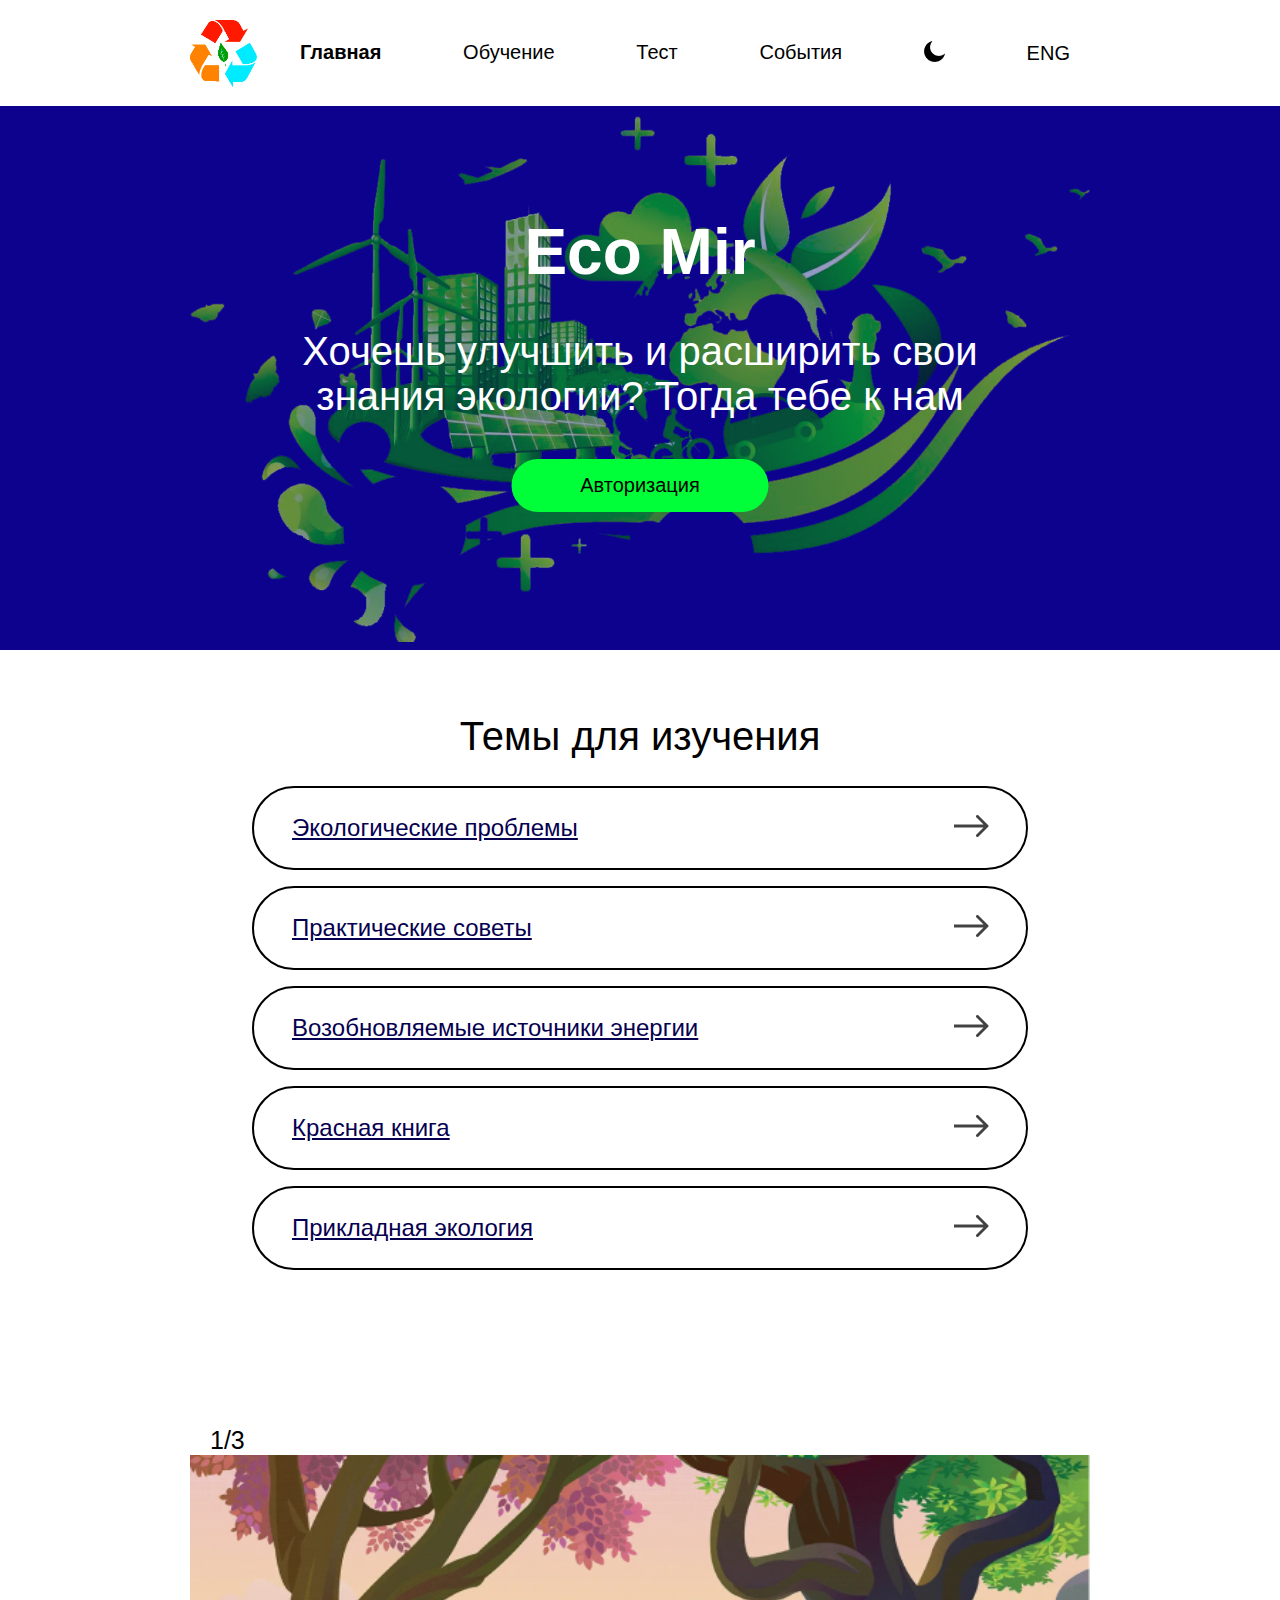
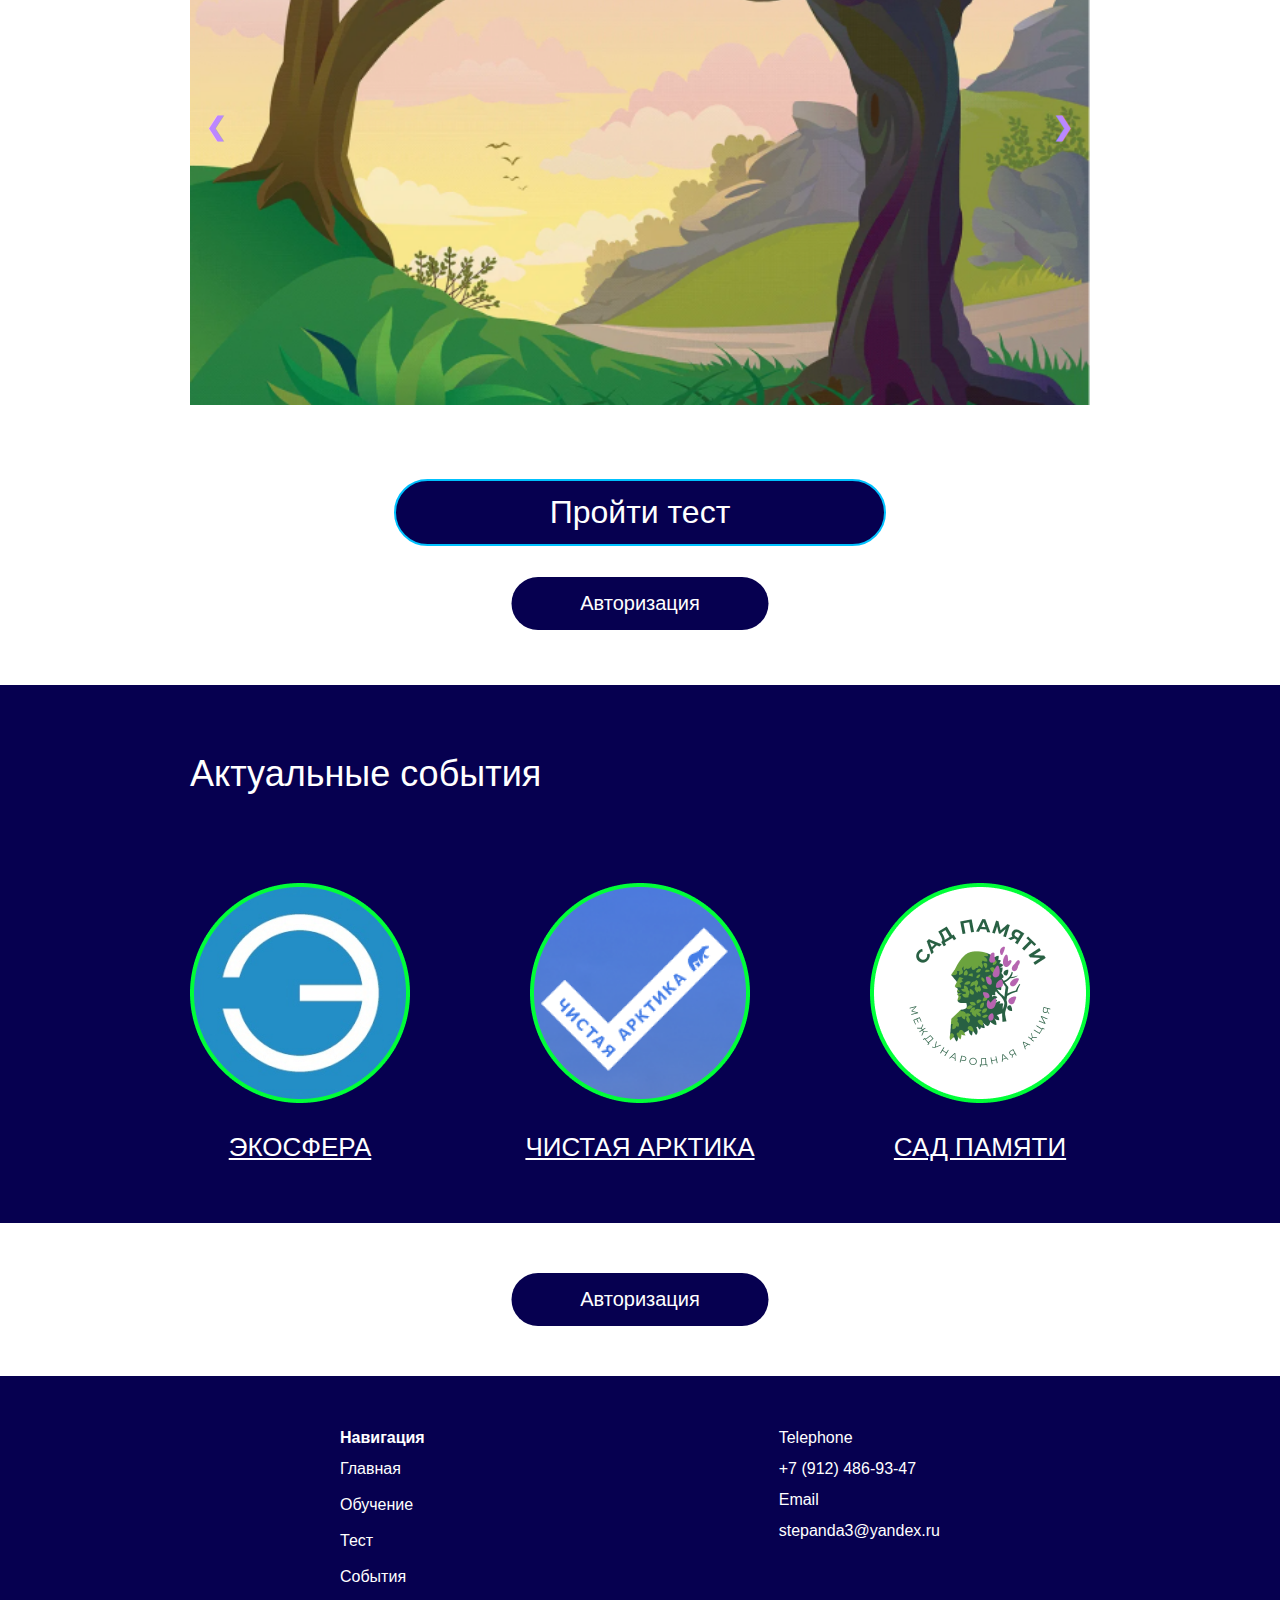
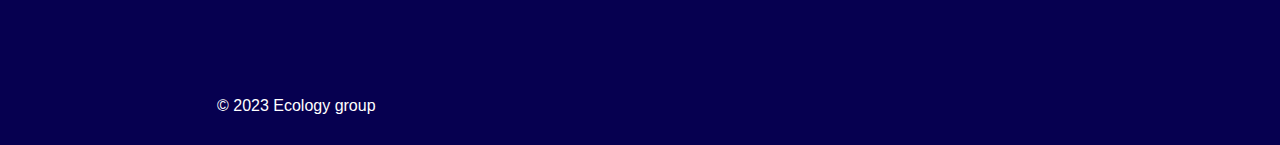
<file: index.html>
<!DOCTYPE html>
<html lang="en">
 
<head>
    <base href="https://Stepanda1.github.io/ecosite/">
    <meta charset="UTF-8">
    <meta http-equiv="X-UA-Compatible" content="IE=edge">
    <meta name="viewport" content="width=device-width, initial-scale=1.0">
    <title>Eco Mir</title>
    <link rel="stylesheet" href="light-mode-main.css">
    <link rel="icon" href="images/logo_2.png">
</head>

<body>
    <!-- Yandex.Metrika counter -->
    <script type="text/javascript">
        (function (m, e, t, r, i, k, a) {
            m[i] = m[i] || function () { (m[i].a = m[i].a || []).push(arguments) };
            m[i].l = 1 * new Date();
            for (var j = 0; j < document.scripts.length; j++) { if (document.scripts[j].src === r) { return; } }
            k = e.createElement(t), a = e.getElementsByTagName(t)[0], k.async = 1, k.src = r, a.parentNode.insertBefore(k, a)
        })
            (window, document, "script", "https://mc.yandex.ru/metrika/tag.js", "ym");

        ym(93520207, "init", {
            clickmap: true,
            trackLinks: true,
            accurateTrackBounce: true,
            webvisor: true
        });
    </script>
    <noscript>
        <div><img src="https://mc.yandex.ru/watch/93224987" style="position:absolute; left:-9999px;" alt="" /></div>
    </noscript>
    <!-- /Yandex.Metrika counter -->

    <div class="wrapper-menu">
        <div class="container">
            <nav class="menu">
                <img class="logo" src="images/logo_2.png" alt="logo">
                <div class="menu-burger">
                    <span></span>
                </div>
                <div class="menu-elements">
                    <a href="index.html" class="menu-element-bold">Главная</a>
                    <a href="learn.html" class="menu-element">Обучение</a>
                    <a href="quest.html" class="menu-element">Тест</a>
                    <a href="event.html" class="menu-element">События</a>
                    <button class="menu-element-tema"><img src="images/month.png" alt="month"></button>
                    <button class="menu-element-lang">eng</button>
                </div>
            </nav>
        </div>
    </div>

    <div class="wrapper">
        <div class="container">
            <div class="preview">
                <div class="content">
                    <div class="title">Eco Mir</div>
                    <div class="subtitle">Хочешь улучшить и расширить свои знания экологии?
                        Тогда тебе к нам</div>
                    <form action="avtoriz.html"><button class="btn-avtoriz">Авторизация</button></form>
                </div>
            </div>
        </div>
    </div>

    <div class="container">
        <div class="tema">
            <div class="main-title">Темы для изучения</div>

            <div class="block">
                <a href="learn.html#ecoproblems" class="block-text">Экологические проблемы</a>
                <div class="arrow">
                    <a href="learn.html#ecoproblems"><img src="images/arrow.png" alt="arrow"></a>
                </div>
            </div>
            <div class="block">
                <a href="learn.html#input" class="block-text">Практические советы</a>
                <div class="arrow">
                    <a href="learn.html#input"><img src="images/arrow.png" alt="arrow"></a>
                </div>
            </div>
            <div class="block">
                <a href="learn.html#istochniki" class="block-text">Возобновляемые источники энергии</a>
                <div class="arrow">
                    <a href="learn.html#istochniki"><img src="images/arrow.png" alt="arrow"></a>
                </div>
            </div>
            <div class="block">
                <a href="learn.html#redbook" class="block-text">Красная книга</a>
                <div class="arrow">
                    <a href="learn.html#redbook"><img src="images/arrow.png" alt="arrow"></a>
                </div>
            </div>
            <div class="block">
                <a href="learn.html#practice-eco" class="block-text">Прикладная экология</a>
                <div class="arrow">
                    <a href="learn.html#practice-eco"><img src="images/arrow.png" alt="arrow"></a>
                </div>
            </div>

        </div>

        <div class="slider">
            <div class="mySlides fade">
                <div class="numbertext">1/3</div>
                <img src="images/main-img.png" style="width: 100%;" alt="" class="slider-img">
            </div>
            <div class="mySlides fade">
                <div class="numbertext">2/3</div>
                <img src="images/img-1.png" style="width: 100%;" alt="" class="slider-img">
            </div>
            <div class="mySlides fade">
                <div class="numbertext">3/3</div>
                <img src="images/img-2.png" style="width: 100%;" alt="" class="slider-img img">
            </div>
            <a class="prev" onclick="plusSlides(-1)">&#10094</a>
            <a class="next" onclick="plusSlides(1)">&#10095</a>
        </div>
        <div class="buttons">
            <form action="quest.html"><button class="btn-quest">Пройти тест</button></form>
            <form action="avtoriz.html"><button class="btn-avtoriz-blue">Авторизация</button></form>
        </div>
    </div>

    <div class="wrapper-event">
        <div class="container">
            <div class="events-title">Актуальные события</div>
            <div class="events">
                <div class="event"><a href="https://ecosphere.press/" target="_blank"><img src="images/ecosphere.png"
                            alt="event" class="event-img"></a><br><a href="https://ecosphere.press/" class="event-link"
                        target="_blank">Экосфера</a>
                </div>
                <div class="event"><a href="https://cleanarctic.ru/" target="_blank"><img src="images/cleanarctic.png"
                            alt="event" class="event-img"></a><br><a href="https://cleanarctic.ru/" class="event-link"
                        target="_blank">Чистая Арктика</a>
                </div>
                <div class="event"><a href="https://садпамяти2023.рф/" target="_blank"><img src="images/garden.png"
                            alt="event" class="event-img"></a><br><a href="https://садпамяти2023.рф/" class="event-link"
                        target="_blank">Сад памяти</a>
                </div>
            </div>
        </div>
    </div>

    <div class="container">
        <!-- <div class="media">
            <div class="media-title">Остались вопросы?</div>
            <div class="media-subtitle">Напишите в наши сообщества</div>
            <div class="links">
                <a href="https://vk.com/public219638162" target="_blank"><img src="images/vk.png" alt="vk"
                        class="link"></a>
                <a href="tg://resolve?domain=ecomirtg"><img src="images/telegram.png" alt="telegram" class="link"></a>
            </div>
        </div> -->


        <!-- <div class="blog">
            <div class="main-title">Наш Блог</div>
            <div class="inform">
                <a href="blog.html">
                    <img src="images/emblem.png" alt="blog" class="blog-emblem">
                </a>
                <div class="blog-text">Здесь мы будем делиться последними новостями и полезными лайфхаками,
                    которые
                    вы
                    можете применить в повседневной жизни</div>
            </div> -->
        <div class="btn-margin">
            <form action="avtoriz.html"><button class="btn-avtoriz-blue">Авторизация</button></form>
        </div>
    </div>
    <div class="wrapper-event">
        <div class="container">
            <footer>
                <section class="section">
                    <div class="nav">
                        <div class="nav-title">Навигация</div>
                        <a href="index.html" class="nav-element">Главная</a>
                        <br>
                        <a href="learn.html" class="nav-element">Обучение</a>
                        <br>
                        <a href="quest.html" class="nav-element">Тест</a>
                        <br>
                        <a href="event.html" class="nav-element">События</a>
                        <br>
                    </div>
                    <div class="contacts">
                        <div class="telephone">
                            <div class="description">Telephone</div>
                            <div class="number">+7 (912) 486-93-47</div>
                        </div>
                        <div class="email">
                            <div class="description">Email</div>
                            <div class="address">stepanda3@yandex.ru</div>
                        </div>
                    </div>
                </section>
                <div class="ecology-group">
                    © 2023 Ecology group
                </div>
            </footer>
        </div>
    </div>

    <script src="https://code.jquery.com/jquery-3.6.4.min.js"></script>
    <script src="slider-nature.js"></script>
    <script src="burger.js"></script>
</body>

</html>
</file>
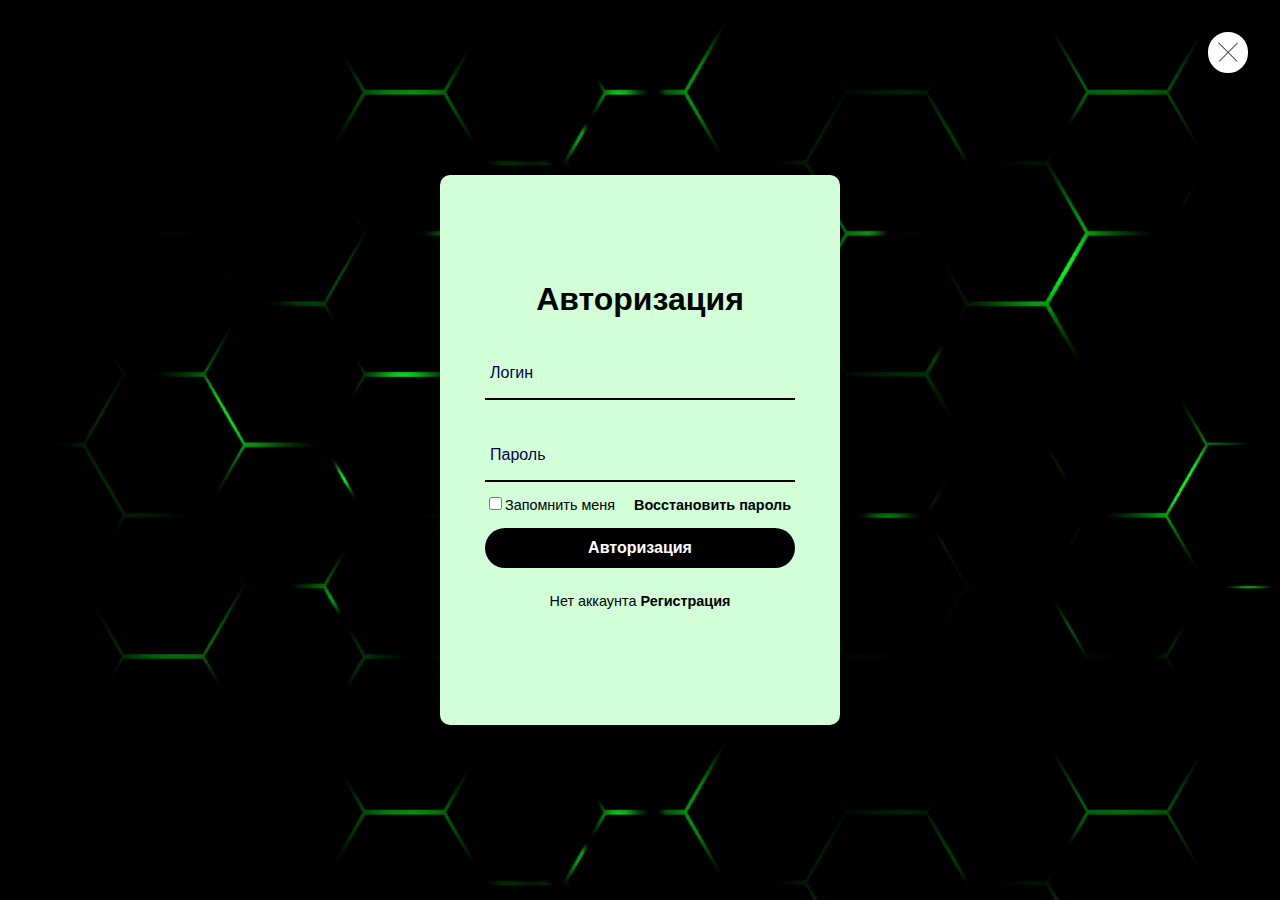
<file: avtoriz.html>
<!DOCTYPE html>
<html lang="en">

<head>
    <base href="https://Stepanda1.github.io/ecosite/">
    <meta charset="UTF-8">
    <meta http-equiv="X-UA-Compatible" content="IE=edge">
    <meta name="viewport" content="width=device-width, initial-scale=1.0">
    <title>Авторизация</title>
    <link rel="stylesheet" href="light-mode-avtoriz.css">
    <link rel="icon" href="images/logo_2.png">
</head>

<body>
    <section>
        <div class="exit">
            <a href="index.html">
                <img src="images/exit.png" alt="">
            </a>
        </div>
        <div class="form-box">
            <div class="form-value">
                <form action="learn.html">
                    <h2>Авторизация</h2>
                    <div class="inputbox">
                        <input type="email" required placeholder="Логин">
                        <label for=""></label>
                    </div>
                    <div class="inputbox">
                        <input type="password" required placeholder="Пароль">
                        <label for=""></label>
                    </div>
                    <div class="forget">
                        <label for=""><input type="checkbox">Запомнить меня <a href="#">Восстановить пароль</a></label>

                    </div>
                    <button>Авторизация</button>
                    <div class="register">
                        <p>Нет аккаунта <a href="register.html">Регистрация</a></p>
                    </div>
                </form>
            </div>
        </div>
    </section>
</body>

</html>
</file>
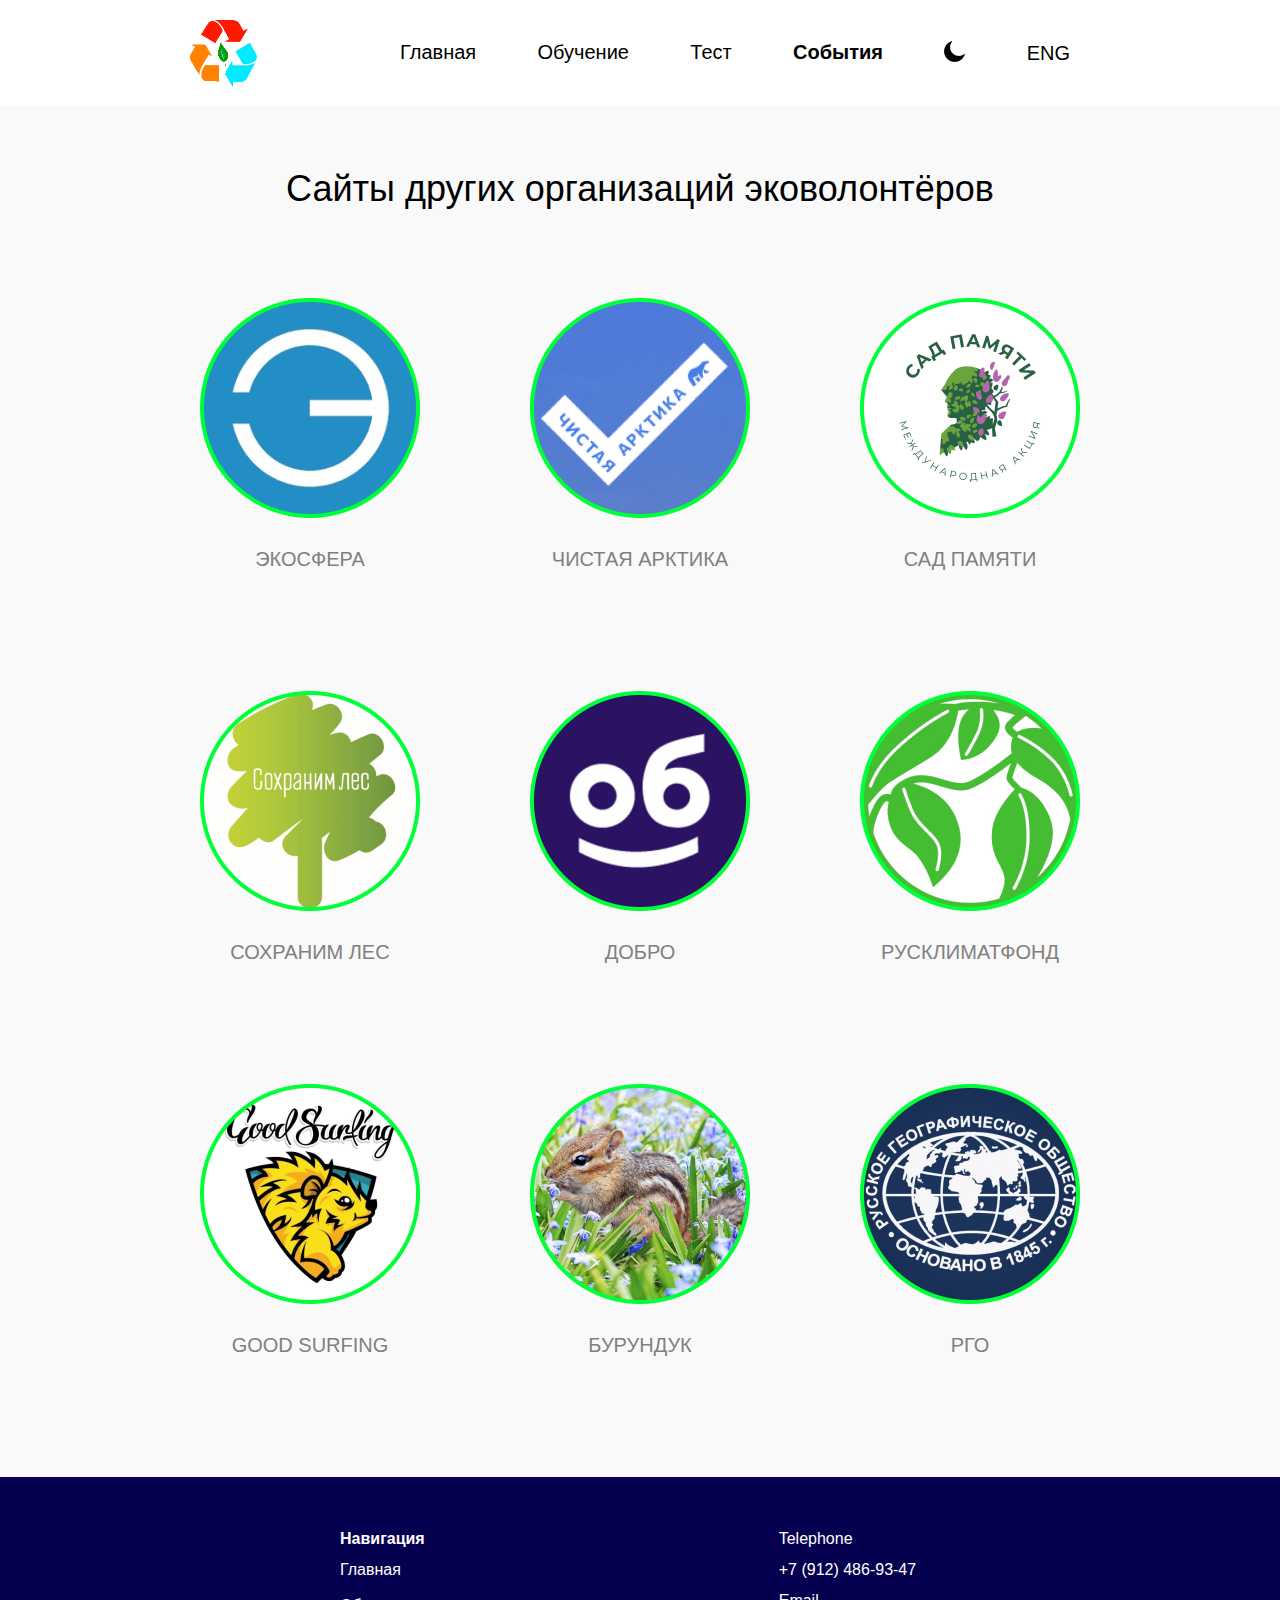
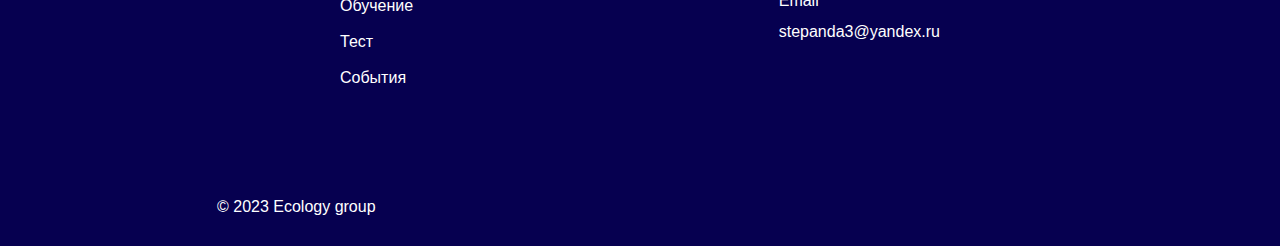
<file: event.html>
<!DOCTYPE html>
<html lang="en">

<head>
    <base href="https://Stepanda1.github.io/ecosite/">
    <meta charset="UTF-8">
    <meta http-equiv="X-UA-Compatible" content="IE=edge">
    <meta name="viewport" content="width=device-width, initial-scale=1.0">
    <title>События</title>
    <link rel="stylesheet" href="light-mode-event.css">
    <link rel="icon" href="images/logo_2.png">
</head>

<body>
    <div class="wrapper-menu">
        <div class="container">
            <nav class="menu">
                <img class="logo" src="images/logo_2.png" alt="logo">
                <div class="menu-burger">
                    <span></span>
                </div>
                <div class="menu-elements">
                    <a href="index.html" class="menu-element">Главная</a>
                    <a href="learn.html" class="menu-element">Обучение</a>
                    <a href="quest.html" class="menu-element">Тест</a>
                    <a href="event.html" class="menu-element-bold">События</a>
                    <button class="menu-element-tema"><img src="images/month.png" alt="month"></button>
                    <button class="menu-element-lang">eng</button>
                </div>
            </nav>
        </div>
    </div>

    <div class="wrapper">
        <div class="container">
            <div class="event">
                <div class="title">Сайты других организаций эковолонтёров</div>
                <div class="companies">
                    <div class="company"><a href="https://ecosphere.press/" target="_blank"><img
                                src="images/ecosphere.png" alt=""></a><a href="https://ecosphere.press/"
                            target="_blank">Экосфера</a>
                    </div>
                    <div class="company"><a href="https://cleanarctic.ru/" target="_blank"><img
                                src="images/cleanarctic.png" alt=""></a><a href="https://cleanarctic.ru/"
                            target="_blank">Чистая Арктика</a>
                    </div>
                    <div class="company"><a href="https://садпамяти2023.рф/" target="_blank"><img
                                src="images/garden.png" alt=""></a><a href="https://садпамяти2023.рф/"
                            target="_blank">Сад памяти</a>
                    </div>
                </div>
                <div class="companies">
                    <div class="company"><a href="https://сохранимлес.рф/" target="_blank"><img
                                src="images/saveforest.png" alt=""></a><a href="https://сохранимлес.рф/"
                            target="_blank">Сохраним лес</a>
                    </div>
                    <div class="company"><a href="https://dobro.ru/" target="_blank"><img src="images/dobro.png"
                                alt=""></a><a href="https://dobro.ru/" target="_blank">Добро</a>
                    </div>
                    <div class="company"><a href="https://rusclimatefund.ru/" target="_blank"><img
                                src="images/rusclimatfond.png" alt=""></a><a href="https://rusclimatefund.ru/"
                            target="_blank">РусКлиматФонд</a></div>
                </div>
                <div class="companies">
                    <div class="company"><a href="https://goodsurfing.org/" target="_blank"><img
                                src="images/goodsurfing.png" alt=""></a><a href="https://goodsurfing.org/"
                            target="_blank">Good surfing</a>
                    </div>
                    <div class="company"><a href="http://buroonduk.ru/index.html" target="_blank"><img
                                src="images/burunduk.png" alt=""></a><a href="http://buroonduk.ru/index.html"
                            target="_blank">Бурундук</a></div>
                    <div class="company"><a href="https://www.rgo.ru/ru" target="_blank"><img src="images/rgo.png"
                                alt=""></a><a href="https://www.rgo.ru/ru" target="_blank">РГО</a></div>
                </div>
            </div>
        </div>
    </div>

    <div class="wrapper-event">
        <div class="container">
            <footer>
                <section class="section">
                    <div class="nav">
                        <div class="nav-title">Навигация</div>
                        <a href="index.html" class="nav-element">Главная</a>
                        <br>
                        <a href="learn.html" class="nav-element">Обучение</a>
                        <br>
                        <a href="quest.html" class="nav-element">Тест</a>
                        <br>
                        <a href="event.html" class="nav-element">События</a>
                        <br>
                    </div>
                    <div class="contacts">
                        <div class="telephone">
                            <div class="description">Telephone</div>
                            <div class="number">+7 (912) 486-93-47</div>
                        </div>
                        <div class="email">
                            <div class="description">Email</div>
                            <div class="address">stepanda3@yandex.ru</div>
                        </div>
                    </div>
                </section>
                <div class="ecology-group">
                    © 2023 Ecology group
                </div>
            </footer>
        </div>
    </div>
    <script src="https://code.jquery.com/jquery-3.6.4.min.js"></script>
    <script src="slick.min.js"></script>
    <script src="slider-backup.js"></script>
    <script src="burger.js"></script>
</body>

</html>
</file>
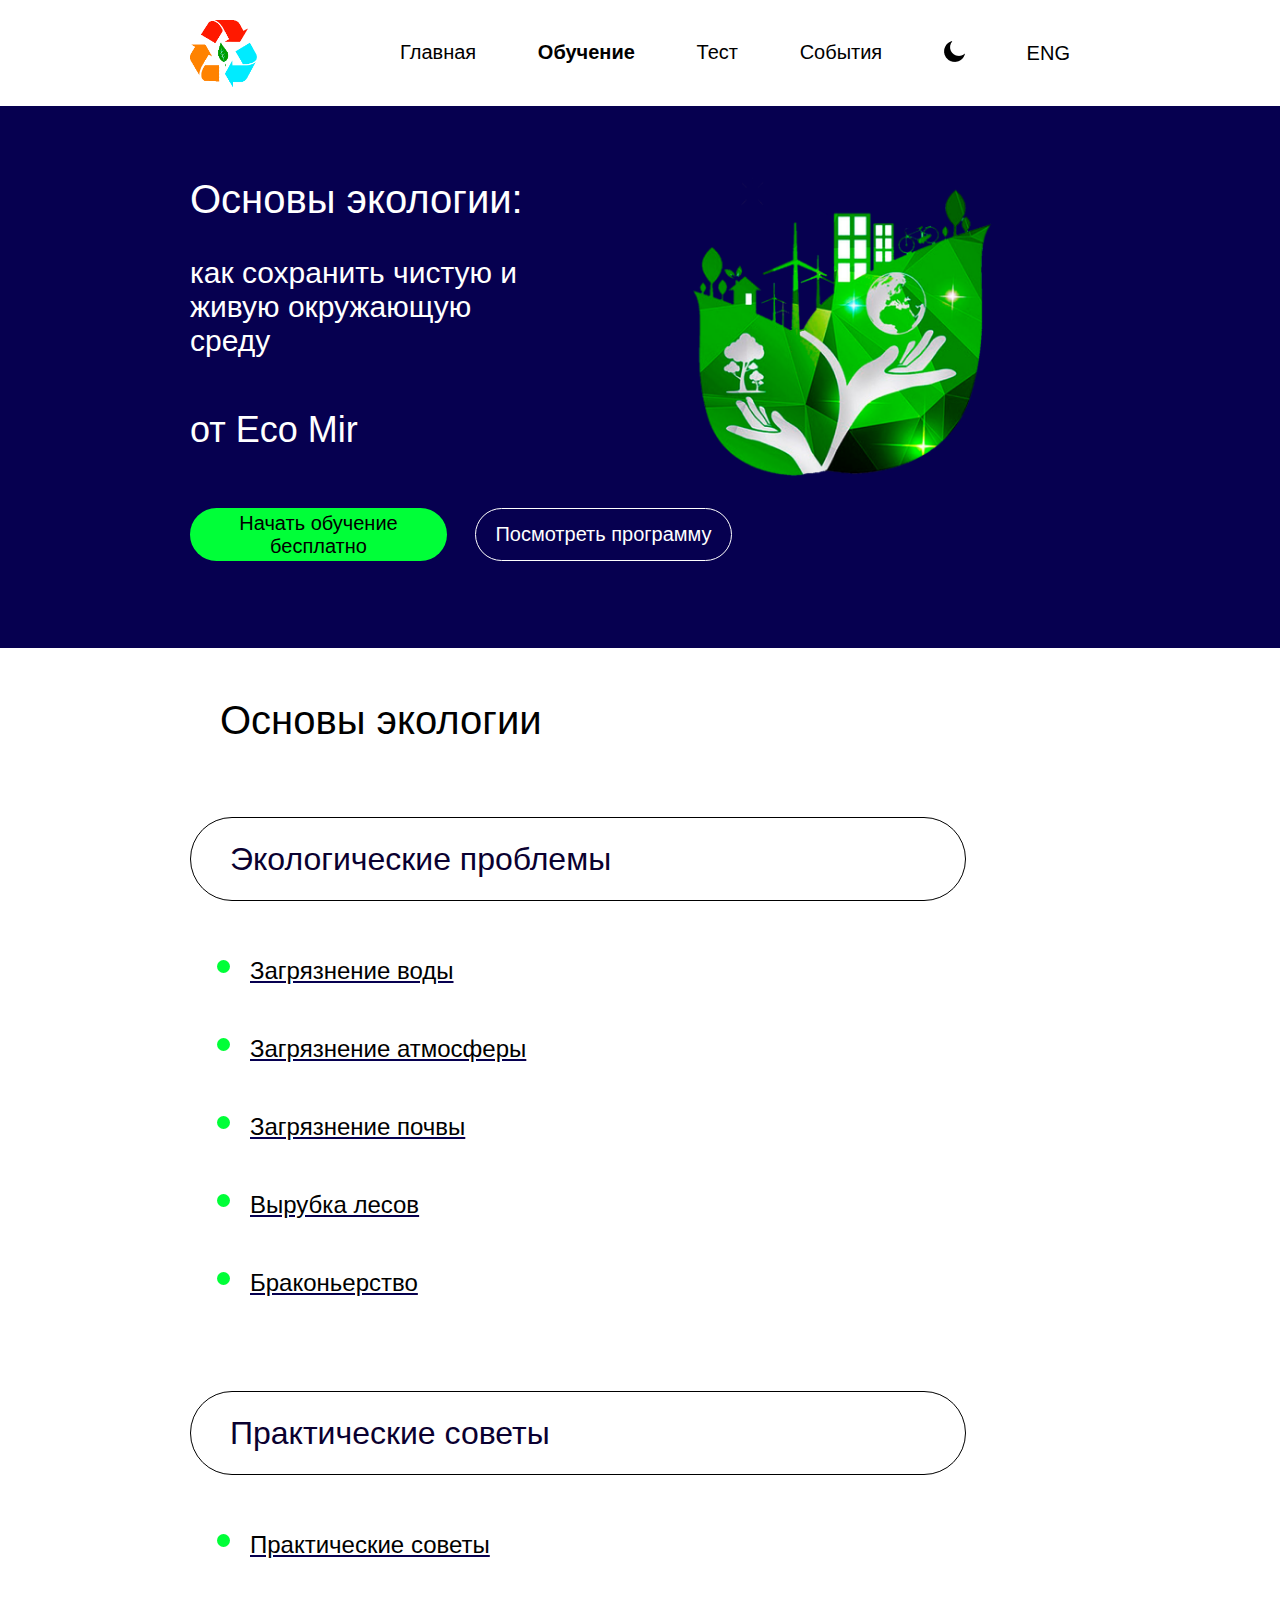
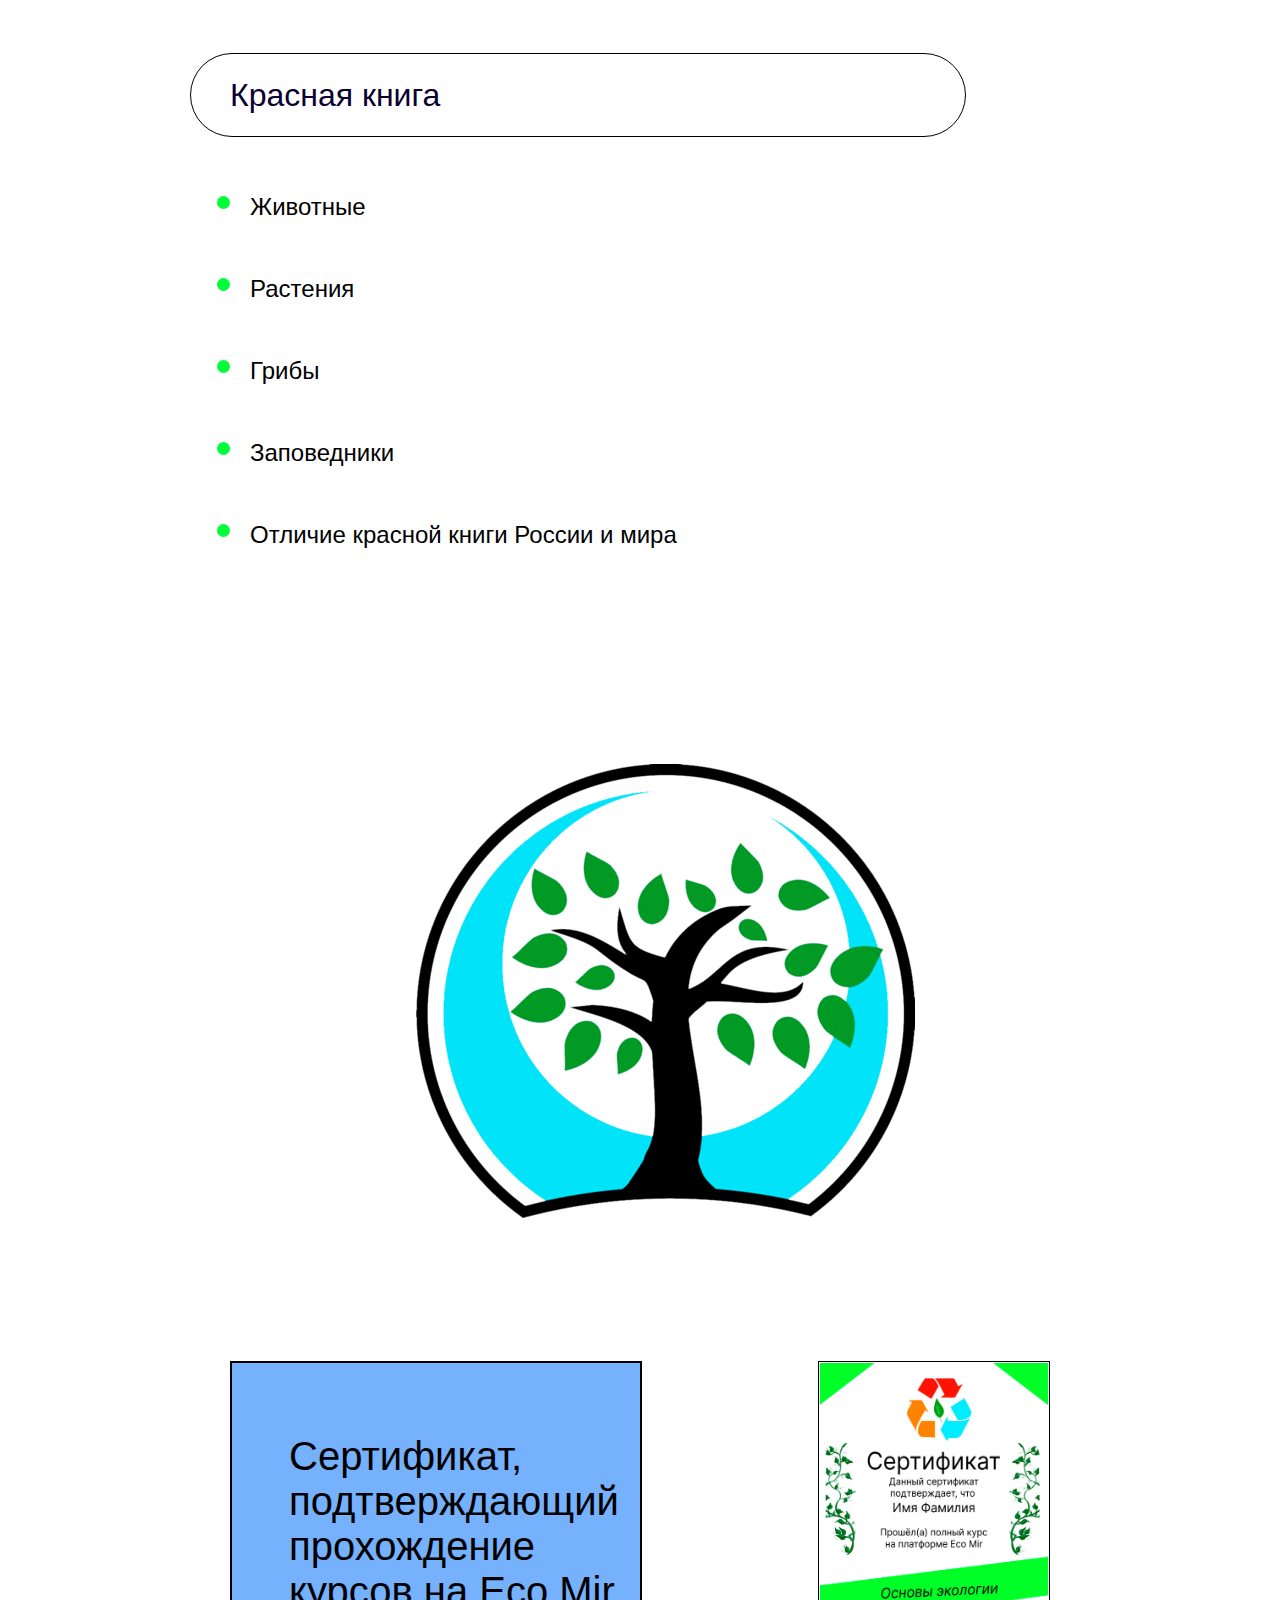
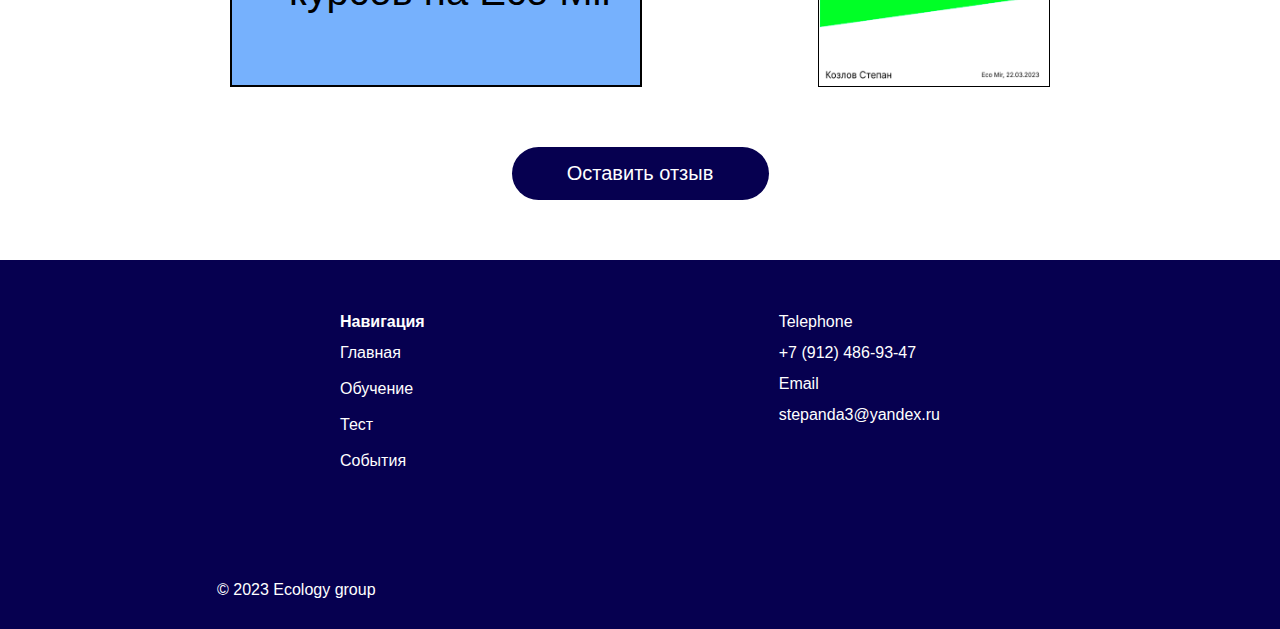
<file: learn.html>
<!DOCTYPE html>
<html lang="en">

<head>
    <base href="https://Stepanda1.github.io/ecosite/">
    <meta charset="UTF-8">
    <meta http-equiv="X-UA-Compatible" content="IE=edge">
    <meta name="viewport" content="width=device-width, initial-scale=1.0">
    <title>Обучение</title>
    <link rel="stylesheet" href="light-mode-learn.css">
    <link rel="icon" href="images/logo_2.png">
</head>

<body>
    <div class="wrapper-menu">
        <div class="container">
            <nav class="menu">
                <img class="logo" src="images/logo_2.png" alt="logo">
                <div class="menu-burger">
                    <span></span>
                </div>
                <div class="menu-elements">
                    <a href="index.html" class="menu-element">Главная</a>
                    <a href="learn.html" class="menu-element-bold">Обучение</a>
                    <a href="quest.html" class="menu-element">Тест</a>
                    <a href="event.html" class="menu-element">События</a>
                    <button class="menu-element-tema"><img src="images/month.png" alt="month"></button>
                    <button class="menu-element-lang">eng</button>
                </div>
            </nav>
        </div>
    </div>

    <div class="wrapper-event">
        <div class="container">
            <div class="preview">
                <div class="begin">
                    <div class="course">
                        <div class="preview-title">Основы экологии:</div>
                        <div class="preview-subtitle">как сохранить чистую и живую окружающую среду</div>
                        <div class="company">от Eco Mir</div>
                    </div>
                    <img src="images/leaves.png" alt="leaves" class="leaves">
                </div>
                <div class="buttons">
                    <form action="course/water.html" target="_blank"><button class="btn-begin-learn">Начать
                            обучение бесплатно</button></form>
                    <form action="#program"><button class="btn-program">Посмотреть программу</button></form>
                </div>
            </div>
        </div>
    </div>

    <div class="container">
        <div class="program" id="program">
            <div class="program-title">Основы экологии</div>
            <div class="part">
                <div class="block" id="ecoproblems">
                    <div class="name">Экологические проблемы</div>
                    <button class="line">
                    </button>
                </div>
                <ul>
                    <li class="element"><a href="course/water.html" class="color">
                            <div class="inside">Загрязнение воды</div>
                        </a>
                    </li>
                    <li class="element"><a href="course/air.html" class="color">
                            <div class="inside">Загрязнение атмосферы</div>
                        </a>
                    </li>
                    <li class="element"><a href="course/dirt.html" class="color">
                            <div class="inside">Загрязнение почвы</div>
                        </a>
                    </li>
                    <li class="element"><a href="course/forest.html" class="color">
                            <div class="inside">Вырубка лесов</div>
                        </a></li>
                    <li class="element"><a href="course/poaching.html" class="color">
                            <div class="inside">Браконьерство</div>
                        </a>
                    </li>
                </ul>
            </div>
            <div class="part">
                <div class="block" id="input">
                    <div class="name">Практические советы</div>
                    <button class="line">
                    </button>
                </div>
                <ul>
                    <li class="element"><a href="course/life.html" class="color">
                            <div class="inside">Практические советы</div>
                        </a></li>
                </ul>
            </div>
            <div class="part">
                <div class="block" id="redbook">
                    <div class="name">Красная книга</div>
                    <button class="line">

                    </button>
                </div>
                <ul>
                    <li class="element"><span class="inside">Животные</span></li>
                    <li class="element"><span class="inside">Растения</span></li>
                    <li class="element"><span class="inside">Грибы</span></li>
                    <li class="element"><span class="inside">Заповедники</span></li>
                    <li class="element"><span class="inside">Отличие красной книги России и мира</span></li>
                </ul>
            </div>
            <!-- <div class="part">
                <div class="block" id="sources">
                    <div class="name">Возобновляемые источники энергии</div>
                    <button class="line">
                        
                    </button>
                </div>
                <ul>
                    <li class="element"><span class="inside">ГЭС</span></li>
                    <li class="element"><span class="inside">АЭС</span></li>
                    <li class="element"><span class="inside">Ветряки</span></li>
                    <li class="element"><span class="inside">Солнечные панели</span></li>
                    <li class="element"><span class="inside">Органика, мусор</span></li>
                </ul>
            </div>
            <div class="part">
                <div class="block" id="practice-eco">
                    <div class="name">Прикладная экология</div>
                    <button class="line">
                        
                    </button>
                </div>
                <ul>
                    <li class="element"><span class="inside">Поддержание чистой воды и воздуха</span></li>
                    <li class="element"><span class="inside">Разделение мусора</span></li>
                    <li class="element"><span class="inside">Правила на природе</span></li>
                    <li class="element"><span class="inside">Изучение своей природы и поддержание её</span></li>
                    <li class="element"><span class="inside">Акции волонтёрства</span></li>
                </ul>
            </div> -->
        </div>
    </div>
    <div class="container">
        <div class="center">
            <img src="images/tree.png" alt="tree" class="tree">
        </div>
        <div class="certificate">
            <div class="inform">Сертификат, подтверждающий прохождение курсов на Eco Mir</div>
            <img src="images/certificate.png" alt="certificate" class="img-certificate">
        </div>


    </div>
    <!-- <div class="slider">
        <div class="slider-item">
            <img src="images/avatar.png" class="avatar" alt="avatar">
            <div>
                <div class="client">Viktor</div>
                <div class="backup">Привет, мне не понравилось то, что нет адаптива и я не могу с телефона зайти, а ещё
                    у меня стоит Internet Explore и он крашнулся на вашем сайте</div>
            </div>
        </div>
        <div class="slider-item">
            <img src="images/woman-1.png" class="avatar" alt="avatar">
            <div>
                <div class="client">Marina</div>
                <div class="backup">Привет, мне не понравилось то, что нет адаптива и я не могу с телефона зайти, а ещё
                    у меня стоит Internet Explore и он крашнулся на вашем сайте</div>
            </div>
        </div>
        <div class="slider-item">
            <img src="images/woman-2.png" class="avatar" alt="avatar">
            <div>
                <div class="client">Vika</div>
                <div class="backup">Привет, мне не понравилось то, что нет адаптива и я не могу с телефона зайти, а ещё
                    у меня стоит Internet Explore и он крашнулся на вашем сайте</div>
            </div>
        </div>
    </div> -->
    <button class="backup"><a href="mailto:stepanda3@yandex.ru">Оставить отзыв</a></button>



    <div class="wrapper-event">
        <div class="container">
            <footer>
                <section class="section">
                    <div class="nav">
                        <div class="nav-title">Навигация</div>
                        <a href="index.html" class="nav-element">Главная</a>
                        <br>
                        <a href="learn.html" class="nav-element">Обучение</a>
                        <br>
                        <a href="quest.html" class="nav-element">Тест</a>
                        <br>
                        <a href="event.html" class="nav-element">События</a>
                        <br>
                    </div>
                    <div class="contacts">
                        <div class="telephone">
                            <div class="description">Telephone</div>
                            <div class="number">+7 (912) 486-93-47</div>
                        </div>
                        <div class="email">
                            <div class="description">Email</div>
                            <div class="address">stepanda3@yandex.ru</div>
                        </div>
                    </div>
                </section>
                <div class="ecology-group">
                    © 2023 Ecology group
                </div>
            </footer>
        </div>
    </div>
    <script src="https://code.jquery.com/jquery-3.6.4.min.js"></script>
    <script src="slick.min.js"></script>
    <script src="slider-backup.js"></script>
    <script src="burger.js"></script>
</body>

</html>
</file>
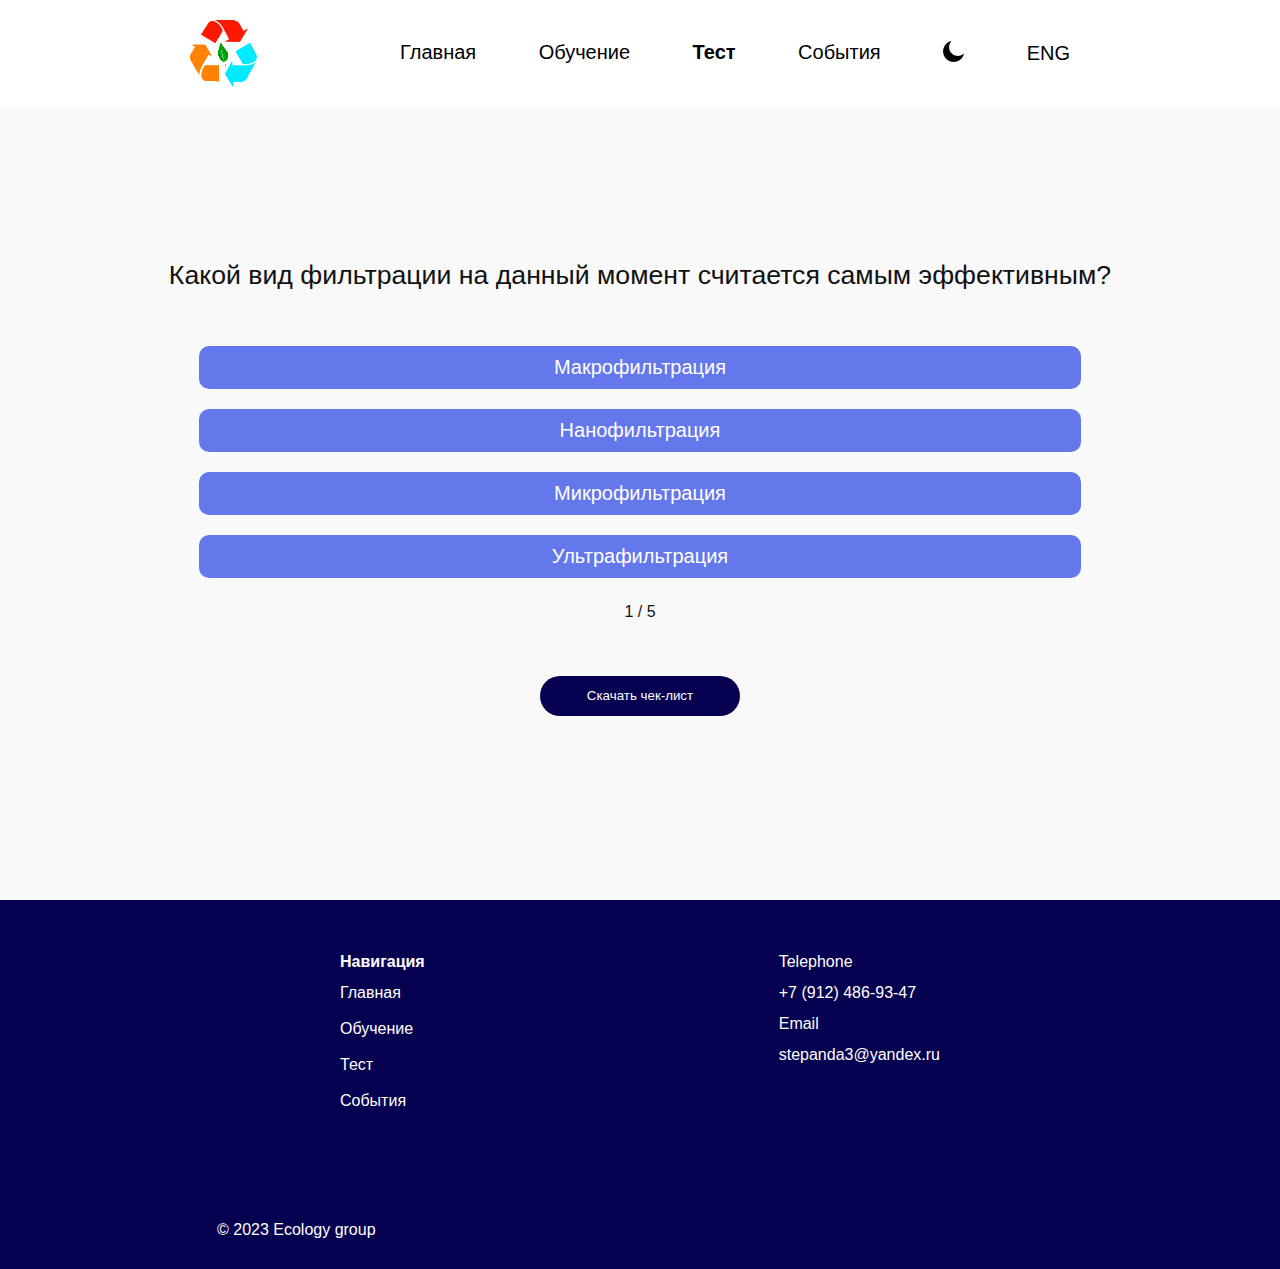
<file: quest.html>
<!DOCTYPE html>
<html lang="en">

<head>
    <base href="https://Stepanda1.github.io/ecosite/">
    <meta charset="UTF-8">
    <meta http-equiv="X-UA-Compatible" content="IE=edge">
    <meta name="viewport" content="width=device-width, initial-scale=1.0">
    <title>Квест</title>
    <link rel="stylesheet" href="light-mode-quest.css">
    <link rel="icon" href="images/logo_2.png">
</head>

<body>
    <div class="wrapper-menu">
        <div class="container">
            <nav class="menu">
                <img class="logo" src="images/logo_2.png" alt="logo">
                <div class="menu-burger">
                    <span></span>
                </div>
                <div class="menu-elements">
                    <a href="index.html" class="menu-element">Главная</a>
                    <a href="learn.html" class="menu-element">Обучение</a>
                    <a href="quest.html" class="menu-element-bold">Тест</a>
                    <a href="event.html" class="menu-element">События</a>
                    <button class="menu-element-tema"><img src="images/month.png" alt="month"></button>
                    <button class="menu-element-lang">eng</button>
                </div>
            </nav>
        </div>
    </div>

    <div class="wrapper">
        <main class="main">
            <div class="quiz__head">
                <div class="head__content" id="head">Lorem ipsum dolor sit amet consectetur adipisicing elit. Ut ducimus
                    odit accusamus, illum quas magni provident odio praesentium commodi sint, porro harum, minus
                    cupiditate architecto culpa aut ex dolore officia.</div>
            </div>
            <div class="quiz__body">
                <div class="buttons">
                    <div class="buttons__content" id="buttons">
                        <button class="button">Default button</button><br>
                        <button class="button button_wrong">Wrong answer</button><br>
                        <button class="button button_correct">Correct answer</button><br>
                        <button class="button button_passive">Unclicked button</button><br>
                    </div>
                </div>

                <div class="quiz__footer">
                    <div class="footer__content" id="pages">0 / 0</div>
                </div>

                <div class="downloads">
                    <a href="images/certificate.png" download=""><button class="download" id="active"><b>Скачать
                                сертификат</b></button></a>
                    <a href="quest.html"><button class="reset" id="active">Попробовать ещё раз</button></a>
                    <a href="images/check-list.png" download=""><button class="download">Скачать
                            чек-лист</button></a>
                </div>
            </div>
        </main>
    </div>

    <div class="wrapper-event">
        <div class="container">
            <footer>
                <section class="section">
                    <div class="nav">
                        <div class="nav-title">Навигация</div>
                        <a href="index.html" class="nav-element">Главная</a>
                        <br>
                        <a href="learn.html" class="nav-element">Обучение</a>
                        <br>
                        <a href="quest.html" class="nav-element">Тест</a>
                        <br>
                        <a href="event.html" class="nav-element">События</a>
                        <br>
                    </div>
                    <div class="contacts">
                        <div class="telephone">
                            <div class="description">Telephone</div>
                            <div class="number">+7 (912) 486-93-47</div>
                        </div>
                        <div class="email">
                            <div class="description">Email</div>
                            <div class="address">stepanda3@yandex.ru</div>
                        </div>
                    </div>
                </section>
                <div class="ecology-group">
                    © 2023 Ecology group
                </div>
            </footer>
        </div>
    </div>
    <script src="https://code.jquery.com/jquery-3.6.4.min.js"></script>
    <script src="slick.min.js"></script>
    <script src="slider-backup.js"></script>
    <script src="burger.js"></script>
    <script type="text/javascript" src="app.js"></script>
</body>

</html>
</file>
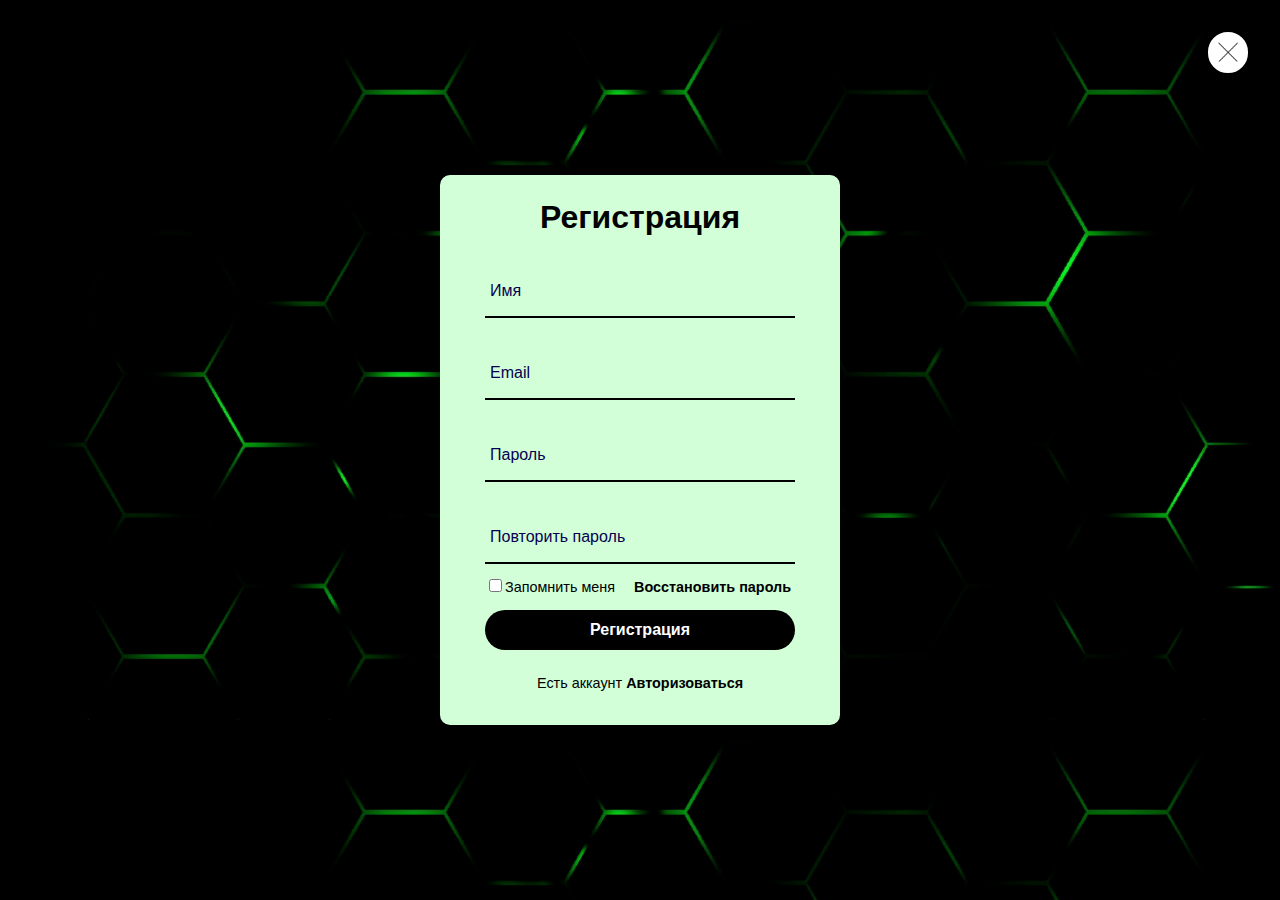
<file: register.html>
<!DOCTYPE html>
<html lang="en">

<head>
    <base href="https://Stepanda1.github.io/ecosite/">
    <meta charset="UTF-8">
    <meta http-equiv="X-UA-Compatible" content="IE=edge">
    <meta name="viewport" content="width=device-width, initial-scale=1.0">
    <title>Регистрация</title>
    <link rel="stylesheet" href="light-mode-avtoriz.css">
    <link rel="icon" href="images/logo_2.png">
</head>

<body>
    <section>
        <div class="exit">
            <a href="index.html">
                <img src="images/exit.png" alt="">
            </a>
        </div>
        <div class="form-box">
            <div class="form-value">
                <form action="learn.html">
                    <h2>Регистрация</h2>
                    <div class="inputbox">
                        <input type="name" pattern="[A-Za-zА-Яа-яЁё]+"
                            oninvalid="setCustomValidity('Введите своё имя.')" placeholder="Имя">
                        <label for=""></label>
                    </div>
                    <div class="inputbox">
                        <input type="email" required placeholder="Email">
                        <label for=""></label>
                    </div>
                    <div class="inputbox">
                        <input type="password" required placeholder="Пароль">
                        <label for=""></label>
                    </div>
                    <div class="inputbox">
                        <input type="password" required placeholder="Повторить пароль">
                        <label for=""></label>
                    </div>
                    <div class="forget">
                        <label for=""><input type="checkbox">Запомнить меня <a href="#">Восстановить пароль</a></label>
                    </div>
                    <button>Регистрация</button>
                    <div class="register">
                        <p>Есть аккаунт <a href="avtoriz.html">Авторизоваться</a></p>
                    </div>
                </form>
            </div>
        </div>
    </section>
</body>

</html>
</file>
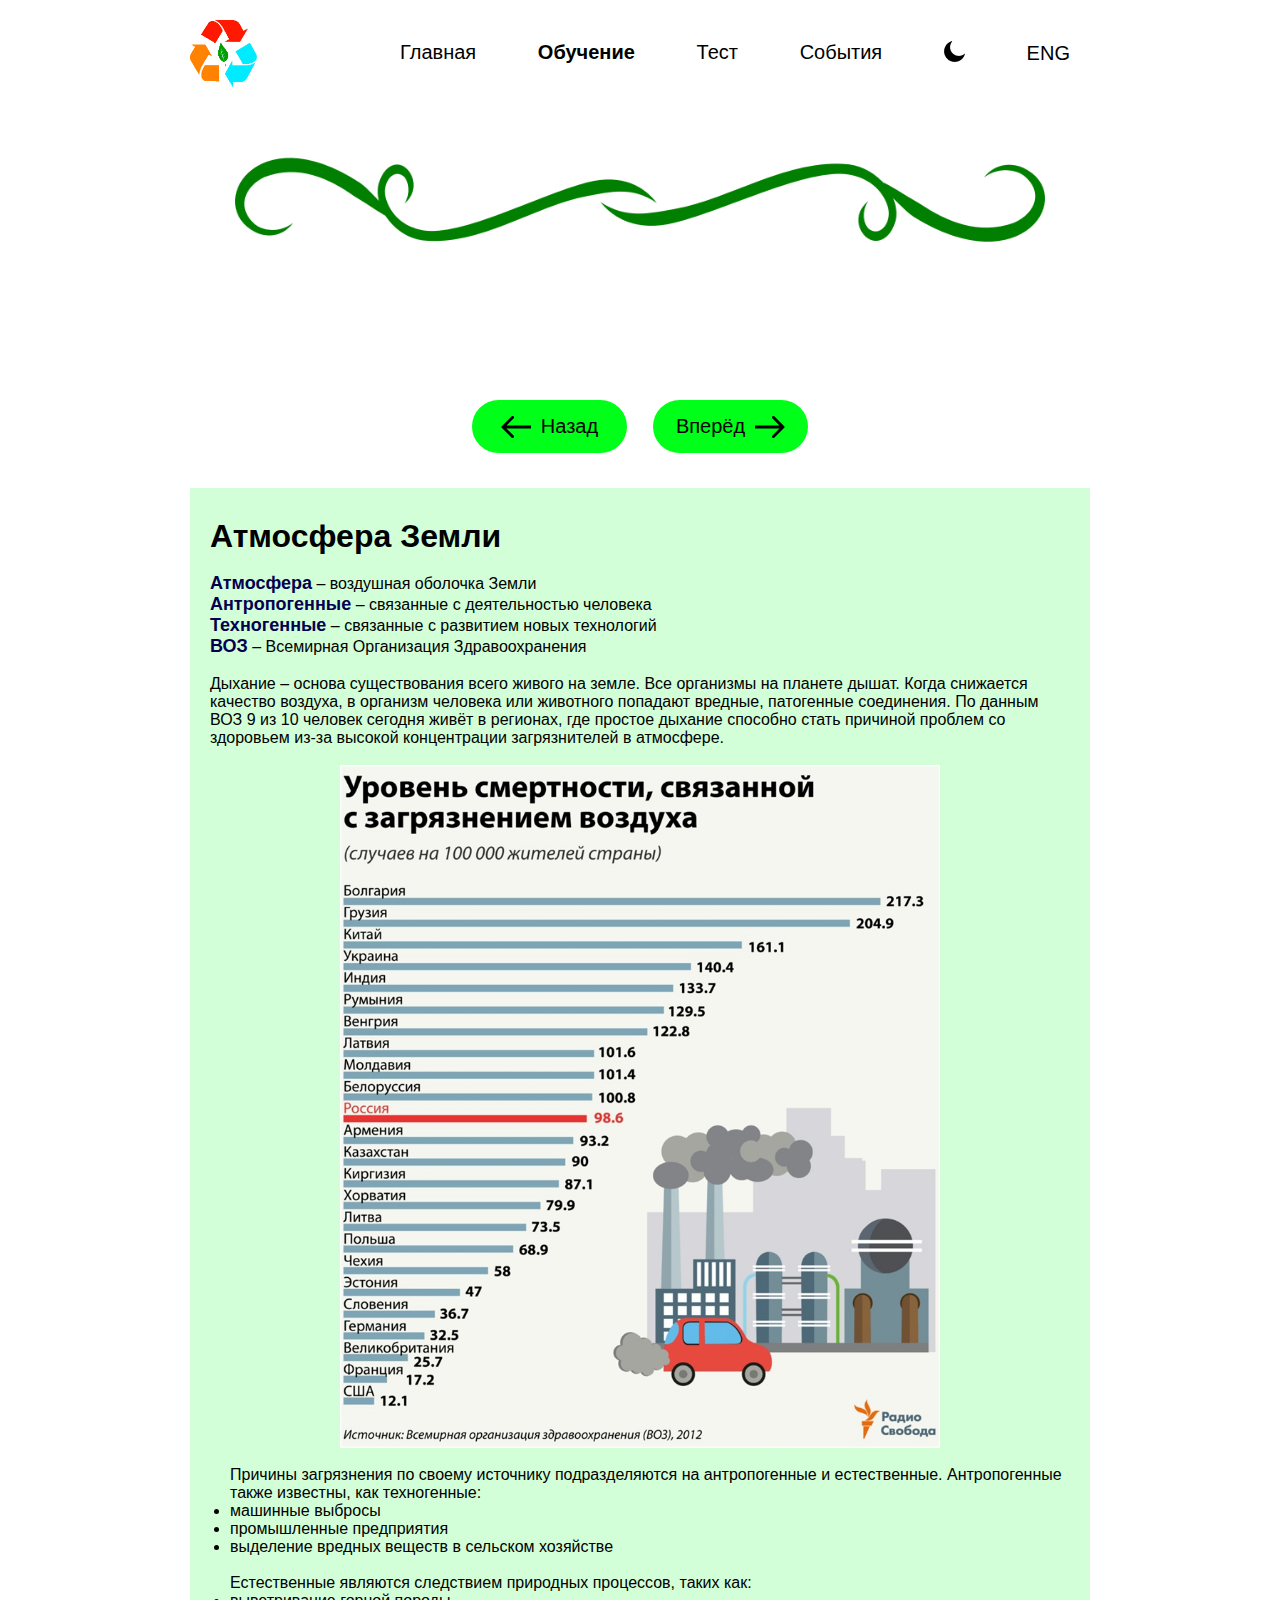
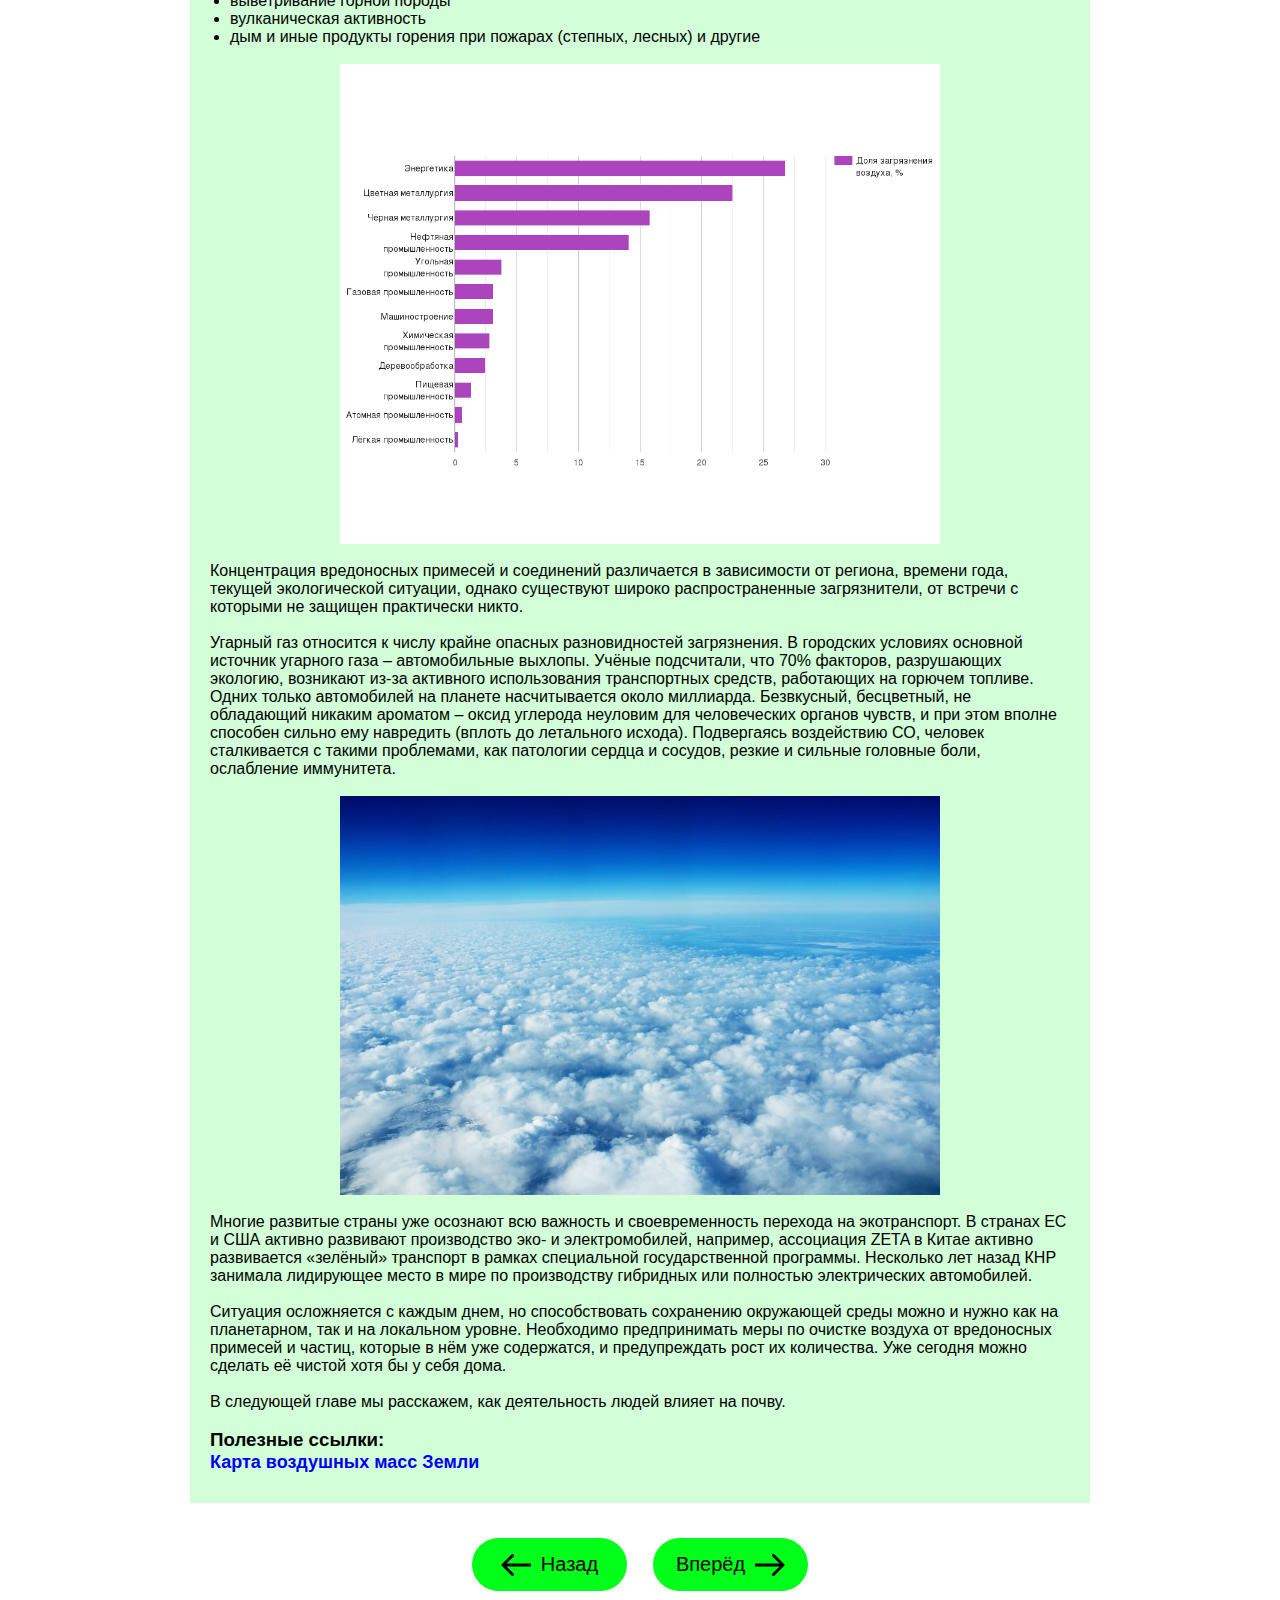
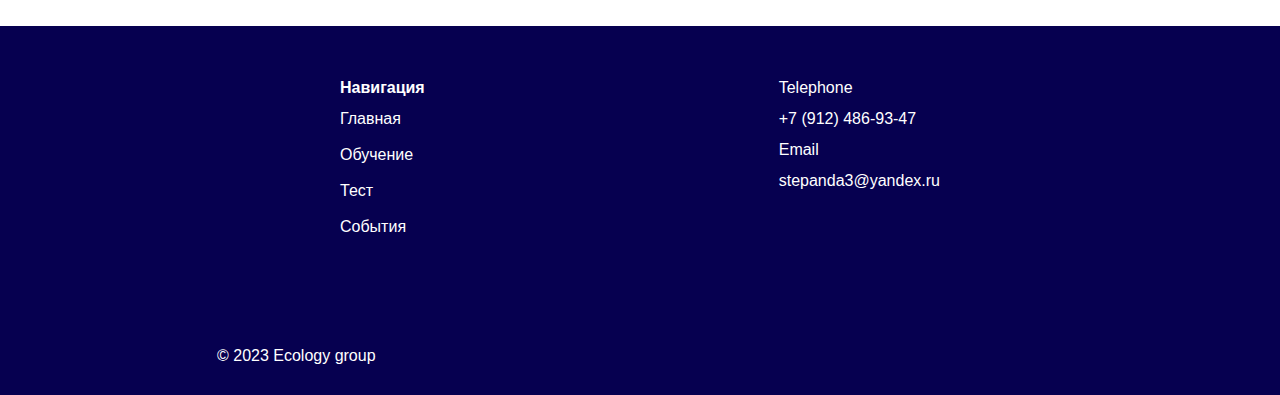
<file: course/air.html>
<!DOCTYPE html>
<html lang="en">

<head>
    <base href="https://Stepanda1.github.io/ecosite/">
    <meta charset="UTF-8">
    <meta http-equiv="X-UA-Compatible" content="IE=edge">
    <meta name="viewport" content="width=device-width, initial-scale=1.0">
    <title>Воздух</title>
    <link rel="stylesheet" href="course/light-mode-course.css">
    <link rel="icon" href="images/logo_2.png">
</head>

<body>
    <div class="wrapper-menu">
        <div class="container">
            <nav class="menu">
                <img class="logo" src="images/logo_2.png" alt="logo">
                <div class="menu-burger">
                    <span></span>
                </div>
                <div class="menu-elements">
                    <a href="index.html" class="menu-element">Главная</a>
                    <a href="learn.html" class="menu-element-bold">Обучение</a>
                    <a href="quest.html" class="menu-element">Тест</a>
                    <a href="event.html" class="menu-element">События</a>
                    <!-- <a href="blog.html" class="menu-element">Блог</a> -->
                    <button class="menu-element-tema"><img src="images/month.png" alt="month"></button>
                    <button class="menu-element-lang">eng</button>
                </div>
            </nav>
        </div>
    </div>

    <div class="container">
        <img src="images/line.png" alt="" class="line">
        <div class="buttons">
            <form action="course/water.html">
                <button class="btn">
                    <img src="images/arrow_black-left.png" alt="arrow" class="left">
                    Назад
                </button>
            </form>
            <form action="course/dirt.html">
                <button class="btn">
                    Вперёд
                    <img src="images/arrow_black-right.png" alt="arrow" class="right">
                </button>
            </form>
        </div>

        <div class="content">

            <h1>Атмосфера Земли</h1>
            <br>
            <p><b>Атмосфера</b> – воздушная оболочка Земли</p>
            <p><b>Антропогенные</b> – связанные с деятельностью человека</p>
            <p><b>Техногенные</b> – связанные с развитием новых технологий</p>
            <p><b>ВОЗ</b> – Всемирная Организация Здравоохранения</p>
            <br>
            <p>Дыхание – основа существования всего живого на земле. Все организмы на планете дышат. Когда снижается
                качество воздуха, в организм человека или животного попадают вредные, патогенные соединения. По данным
                ВОЗ 9
                из 10 человек сегодня живёт в регионах, где простое дыхание способно стать причиной проблем со здоровьем
                из-за высокой концентрации загрязнителей в атмосфере.</p>
            <br>
            <img src="images/air-stats-country.png" alt="">
            <br>
            <ul>Причины загрязнения по своему источнику подразделяются на антропогенные и естественные. Антропогенные
                также
                известны, как техногенные:
                <li>машинные выбросы</li>
                <li>промышленные предприятия</li>
                <li>выделение вредных веществ в сельском хозяйстве</li>
            </ul>
            <br>
            <ul>Естественные являются следствием природных процессов, таких как:
                <li>выветривание горной породы</li>
                <li>вулканическая активность</li>
                <li>дым и иные продукты горения при пожарах (степных, лесных) и другие</li>
            </ul>
            <br>
            <img src="images/air-stats.png" alt="">
            <br>
            <p>Концентрация вредоносных примесей и соединений различается в зависимости от региона, времени года,
                текущей
                экологической ситуации, однако существуют широко распространенные загрязнители, от встречи с которыми не
                защищен практически никто.</p>
            <br>
            <p>Угарный газ относится к числу крайне опасных разновидностей загрязнения. В городских условиях основной
                источник угарного газа – автомобильные выхлопы. Учёные подсчитали, что 70% факторов, разрушающих
                экологию,
                возникают из-за активного использования транспортных средств, работающих на горючем топливе. Одних
                только
                автомобилей на планете насчитывается около миллиарда. Безвкусный, бесцветный, не обладающий никаким
                ароматом
                – оксид углерода неуловим для человеческих органов чувств, и при этом вполне способен сильно ему
                навредить
                (вплоть до летального исхода). Подвергаясь воздействию СО, человек сталкивается с такими проблемами, как
                патологии сердца и сосудов, резкие и сильные головные боли, ослабление иммунитета.</p>
            <br>
            <img src="images/air-sky.png" alt="">
            <br>
            <p>Многие развитые страны уже осознают всю важность и своевременность перехода на экотранспорт. В странах ЕС
                и
                США активно развивают производство эко- и электромобилей, например, ассоциация ZETA в Китае активно
                развивается «зелёный» транспорт в рамках специальной государственной программы. Несколько лет назад КНР
                занимала лидирующее место в мире по производству гибридных или полностью электрических автомобилей.</p>
            <br>
            <p>Ситуация осложняется с каждым днем, но способствовать сохранению окружающей среды можно и нужно как на
                планетарном, так и на локальном уровне. Необходимо предпринимать меры по очистке воздуха от вредоносных
                примесей и частиц, которые в нём уже содержатся, и предупреждать рост их количества. Уже сегодня можно
                сделать её чистой хотя бы у себя дома.</p>
            <br>
            <p>В следующей главе мы расскажем, как деятельность людей влияет на почву.</p>
            <br>
            <h3>Полезные ссылки:
                <b><a href="https://www.iqair.com/ru/air-quality-map?lat=61.9805220919&lng=96.68656231&zoomLevel=3">
                        <br>
                        Карта воздушных масс Земли</a></b>
            </h3>

        </div>

        <div class="buttons">
            <form action="course/water.html">
                <button class="btn">
                    <img src="images/arrow_black-left.png" alt="arrow" class="left">
                    Назад
                </button>
            </form>
            <form action="course/dirt.html">
                <button class="btn">
                    Вперёд
                    <img src="images/arrow_black-right.png" alt="arrow" class="right">
                </button>
            </form>
        </div>
    </div>

    <div class="wrapper-event">
        <div class="container">
            <footer class="footer">
                <section class="section">
                    <div class="nav">
                        <div class="nav-title">Навигация</div>
                        <a href="index.html" class="nav-element">Главная</a>
                        <br>
                        <a href="learn.html" class="nav-element">Обучение</a>
                        <br>
                        <a href="quest.html" class="nav-element">Тест</a>
                        <br>
                        <a href="event.html" class="nav-element">События</a>
                        <br>
                        <!-- <a href="blog.html" class="nav-element">Блог</a> -->
                    </div>
                    <div class="contacts">
                        <div class="telephone">
                            <div class="description">Telephone</div>
                            <div class="number">+7 (912) 486-93-47</div>
                        </div>
                        <div class="email">
                            <div class="description">Email</div>
                            <div class="address">stepanda3@yandex.ru</div>
                        </div>
                    </div>
                </section>
                <div class="ecology-group">
                    © 2023 Ecology group
                </div>
            </footer>
        </div>
    </div>
    <script src="https://code.jquery.com/jquery-3.6.4.min.js"></script>
    <script src="slick.min.js"></script>
    <script src="slider-backup.js"></script>
    <script src="burger.js"></script>
</body>

</html>
</file>
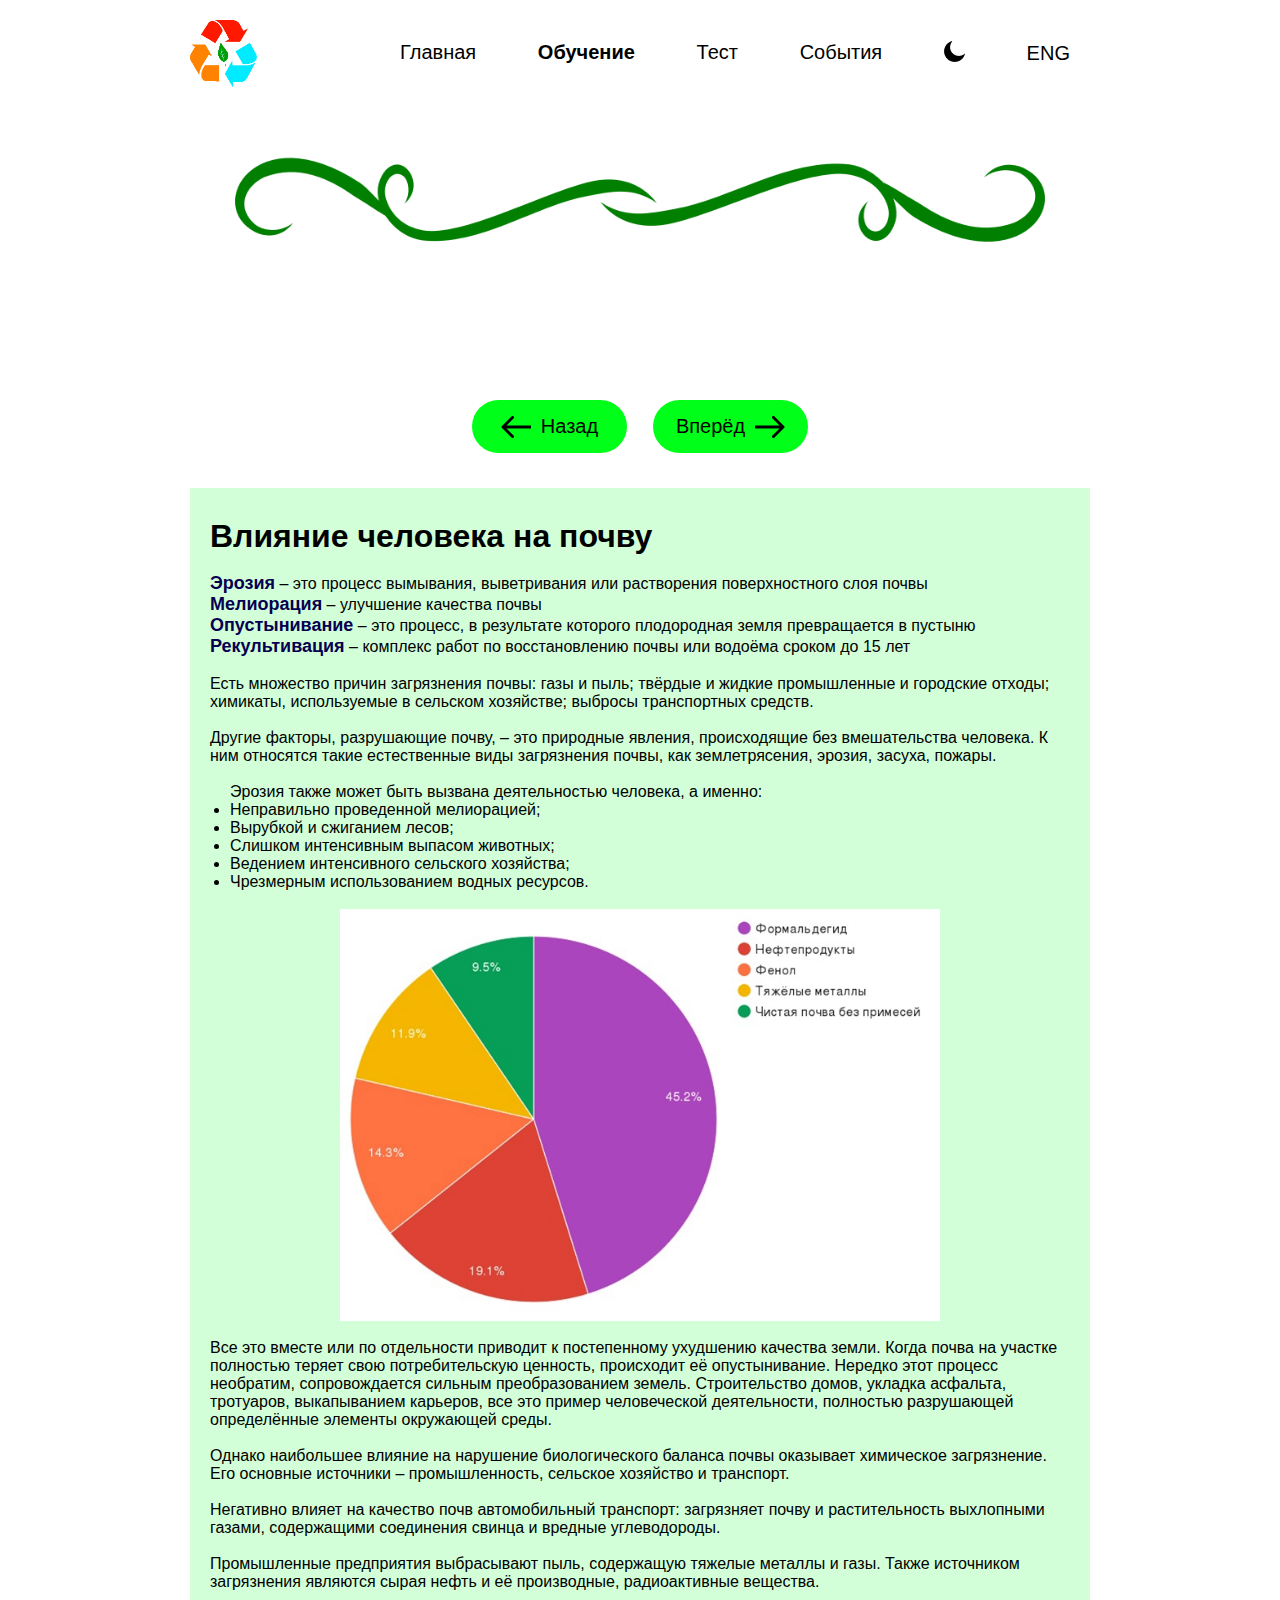
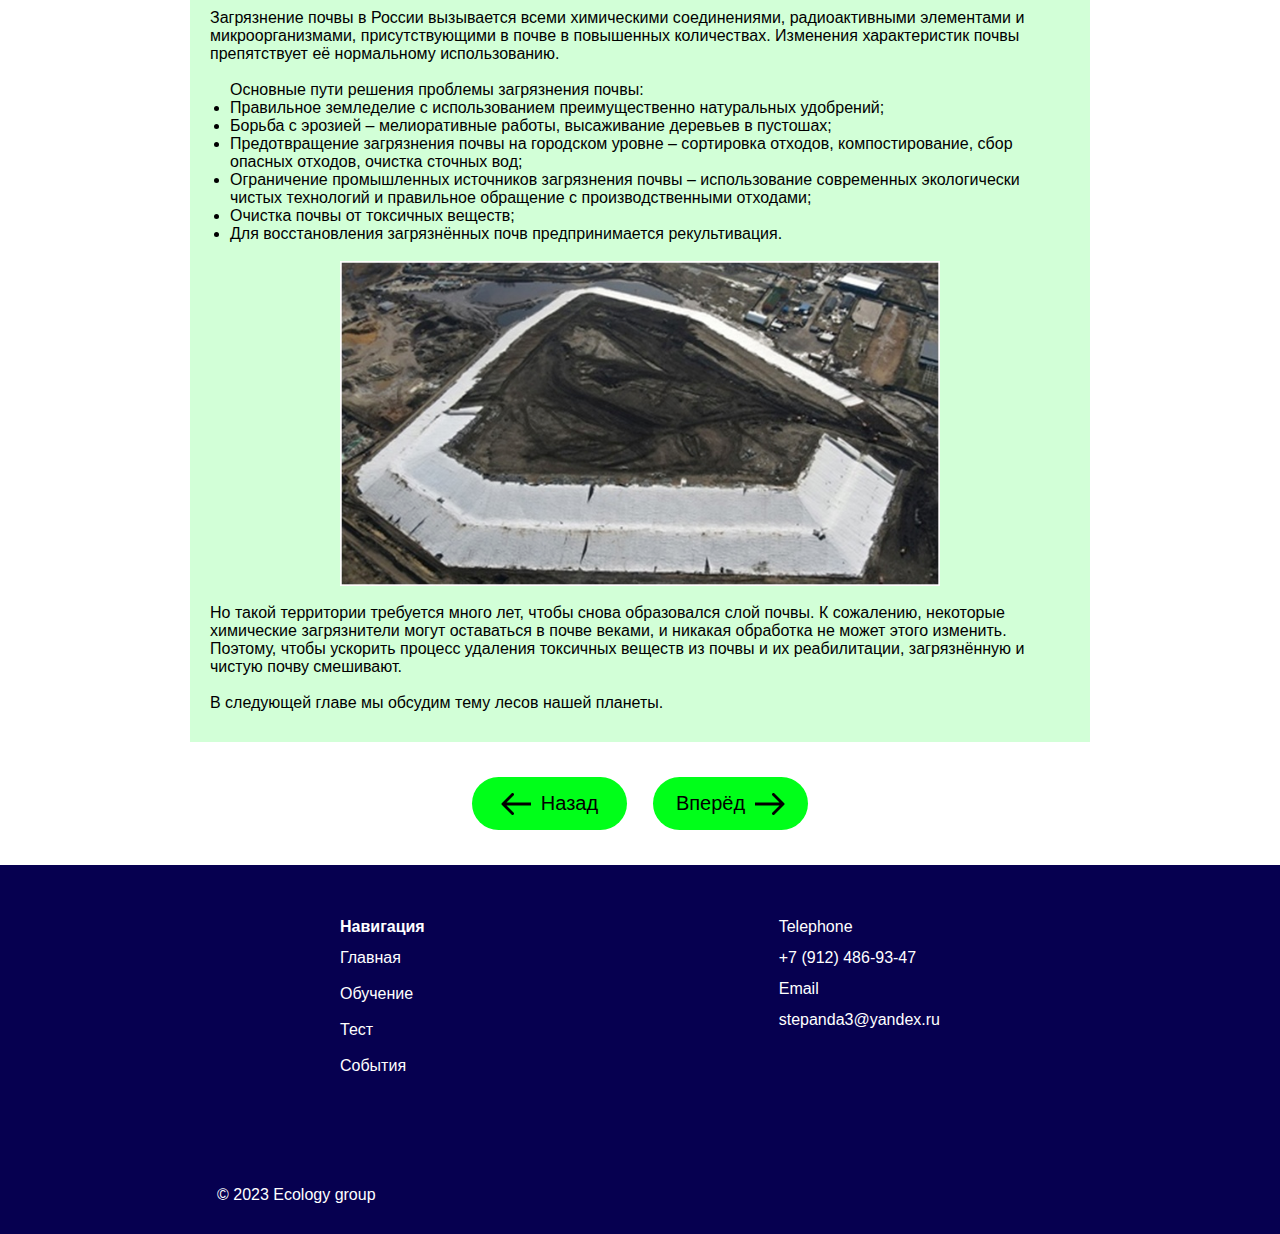
<file: course/dirt.html>
<!DOCTYPE html>
<html lang="en">

<head>
    <base href="https://Stepanda1.github.io/ecosite/">
    <meta charset="UTF-8">
    <meta http-equiv="X-UA-Compatible" content="IE=edge">
    <meta name="viewport" content="width=device-width, initial-scale=1.0">
    <title>Земля</title>
    <link rel="stylesheet" href="course/light-mode-course.css">
    <link rel="icon" href="images/logo_2.png">
</head>

<body>
    <div class="wrapper-menu">
        <div class="container">
            <nav class="menu">
                <img class="logo" src="images/logo_2.png" alt="logo">
                <div class="menu-burger">
                    <span></span>
                </div>
                <div class="menu-elements">
                    <a href="index.html" class="menu-element">Главная</a>
                    <a href="learn.html" class="menu-element-bold">Обучение</a>
                    <a href="quest.html" class="menu-element">Тест</a>
                    <a href="event.html" class="menu-element">События</a>
                    <!-- <a href="blog.html" class="menu-element">Блог</a> -->
                    <button class="menu-element-tema"><img src="images/month.png" alt="month"></button>
                    <button class="menu-element-lang">eng</button>
                </div>
            </nav>
        </div>
    </div>

    <div class="container">
        <img src="images/line.png" alt="" class="line">
        <div class="buttons">
            <form action="course/air.html">
                <button class="btn">
                    <img src="images/arrow_black-left.png" alt="arrow" class="left">
                    Назад
                </button>
            </form>
            <form action="course/forest.html">
                <button class="btn">
                    Вперёд
                    <img src="images/arrow_black-right.png" alt="arrow" class="right">
                </button>
            </form>
        </div>

        <div class="content">
            <h1>Влияние человека на почву</h1>
            <br>
            <p><b>Эрозия</b> – это процесс вымывания, выветривания или растворения поверхностного слоя почвы</p>
            <p><b>Мелиорация</b> – улучшение качества почвы</p>
            <p><b>Опустынивание</b> – это процесс, в результате которого плодородная земля превращается в пустыню</p>
            <p><b>Рекультивация</b> – комплекс работ по восстановлению почвы или водоёма сроком до 15 лет</p>
            <br>
            <p>Есть множество причин загрязнения почвы: газы и пыль; твёрдые и жидкие промышленные и городские отходы;
                химикаты, используемые в сельском хозяйстве; выбросы транспортных средств.</p>
            <br>
            <p>Другие факторы, разрушающие почву, – это природные явления, происходящие без вмешательства человека. К
                ним
                относятся такие естественные виды загрязнения почвы, как землетрясения, эрозия, засуха, пожары.</p>
            <br>
            <ul>Эрозия также может быть вызвана деятельностью человека, а именно:
                <li>Неправильно проведенной мелиорацией;</li>
                <li>Вырубкой и сжиганием лесов;</li>
                <li>Слишком интенсивным выпасом животных;</li>
                <li>Ведением интенсивного сельского хозяйства;</li>
                <li>Чрезмерным использованием водных ресурсов.</li>
            </ul>
            <br>
            <img src="images/dirt-stats.png" alt="">
            <br>
            <p>Все это вместе или по отдельности приводит к постепенному ухудшению качества земли. Когда почва на
                участке
                полностью теряет свою потребительскую ценность, происходит её опустынивание. Нередко этот процесс
                необратим,
                сопровождается сильным преобразованием земель. Строительство домов, укладка асфальта, тротуаров,
                выкапыванием карьеров, все это пример человеческой деятельности, полностью разрушающей определённые
                элементы
                окружающей среды.</p>
            <br>
            <p>Однако наибольшее влияние на нарушение биологического баланса почвы оказывает химическое загрязнение. Его
                основные источники – промышленность, сельское хозяйство и транспорт.</p>
            <br>
            <p>Негативно влияет на качество почв автомобильный транспорт: загрязняет почву и растительность выхлопными
                газами, содержащими соединения свинца и вредные углеводороды.</p>
            <br>
            <p>Промышленные предприятия выбрасывают пыль, содержащую тяжелые металлы и газы. Также источником
                загрязнения
                являются сырая нефть и её производные, радиоактивные вещества.</p>
            <br>
            <p>Загрязнение почвы в России вызывается всеми химическими соединениями, радиоактивными элементами и
                микроорганизмами, присутствующими в почве в повышенных количествах. Изменения характеристик почвы
                препятствует её нормальному использованию.</p>
            <br>
            <ul>Основные пути решения проблемы загрязнения почвы:
                <li>Правильное земледелие с использованием преимущественно натуральных удобрений;</li>
                <li>Борьба с эрозией – мелиоративные работы, высаживание деревьев в пустошах;</li>
                <li>Предотвращение загрязнения почвы на городском уровне – сортировка отходов, компостирование, сбор
                    опасныx отходов, очистка сточных вод;</li>
                <li>Ограничение промышленных источников загрязнения почвы – использование современных экологически
                    чистых технологий и правильное обращение с производственными отходами;</li>
                <li>Очистка почвы от токсичных веществ;</li>
                <li>Для восстановления загрязнённых почв предпринимается рекультивация.</li>
            </ul>
            <br>
            <img src="images/dirt-recult.png" alt="">
            <br>
            <p>Но такой территории требуется много лет, чтобы снова образовался слой почвы. К сожалению, некоторые
                химические загрязнители могут оставаться в почве веками, и никакая обработка не может этого изменить.
                Поэтому, чтобы ускорить процесс удаления токсичных веществ из почвы и их реабилитации, загрязнённую и
                чистую
                почву смешивают.</p>
            <br>
            <p>В следующей главе мы обсудим тему лесов нашей планеты.</p>

        </div>

        <div class="buttons">
            <form action="course/air.html">
                <button class="btn">
                    <img src="images/arrow_black-left.png" alt="arrow" class="left">
                    Назад
                </button>
            </form>
            <form action="course/forest.html">
                <button class="btn">
                    Вперёд
                    <img src="images/arrow_black-right.png" alt="arrow" class="right">
                </button>
            </form>
        </div>
    </div>

    <div class="wrapper-event">
        <div class="container">
            <footer class="footer">
                <section class="section">
                    <div class="nav">
                        <div class="nav-title">Навигация</div>
                        <a href="index.html" class="nav-element">Главная</a>
                        <br>
                        <a href="learn.html" class="nav-element">Обучение</a>
                        <br>
                        <a href="quest.html" class="nav-element">Тест</a>
                        <br>
                        <a href="event.html" class="nav-element">События</a>
                        <br>
                        <!-- <a href="blog.html" class="nav-element">Блог</a> -->
                    </div>
                    <div class="contacts">
                        <div class="telephone">
                            <div class="description">Telephone</div>
                            <div class="number">+7 (912) 486-93-47</div>
                        </div>
                        <div class="email">
                            <div class="description">Email</div>
                            <div class="address">stepanda3@yandex.ru</div>
                        </div>
                    </div>
                </section>
                <div class="ecology-group">
                    © 2023 Ecology group
                </div>
            </footer>
        </div>
    </div>
    <script src="https://code.jquery.com/jquery-3.6.4.min.js"></script>
    <script src="slick.min.js"></script>
    <script src="slider-backup.js"></script>
    <script src="burger.js"></script>
</body>

</html>
</file>
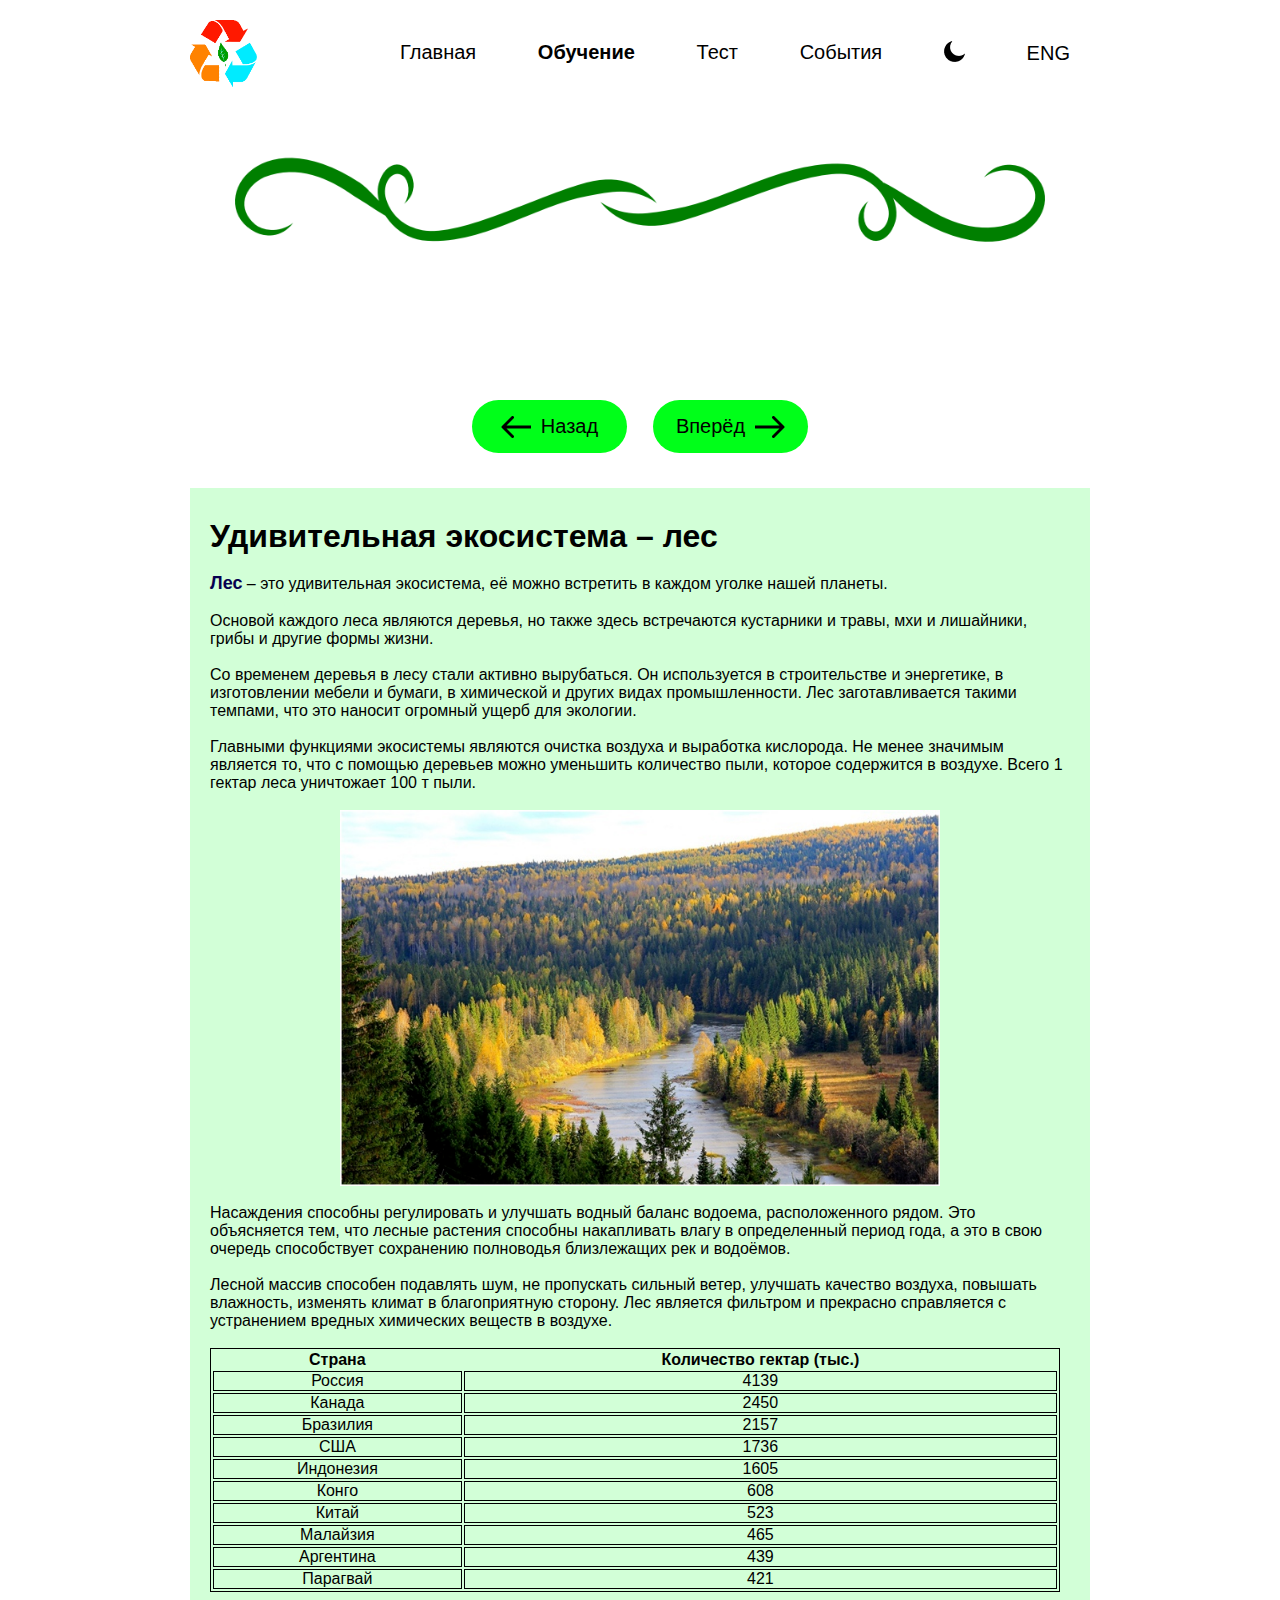
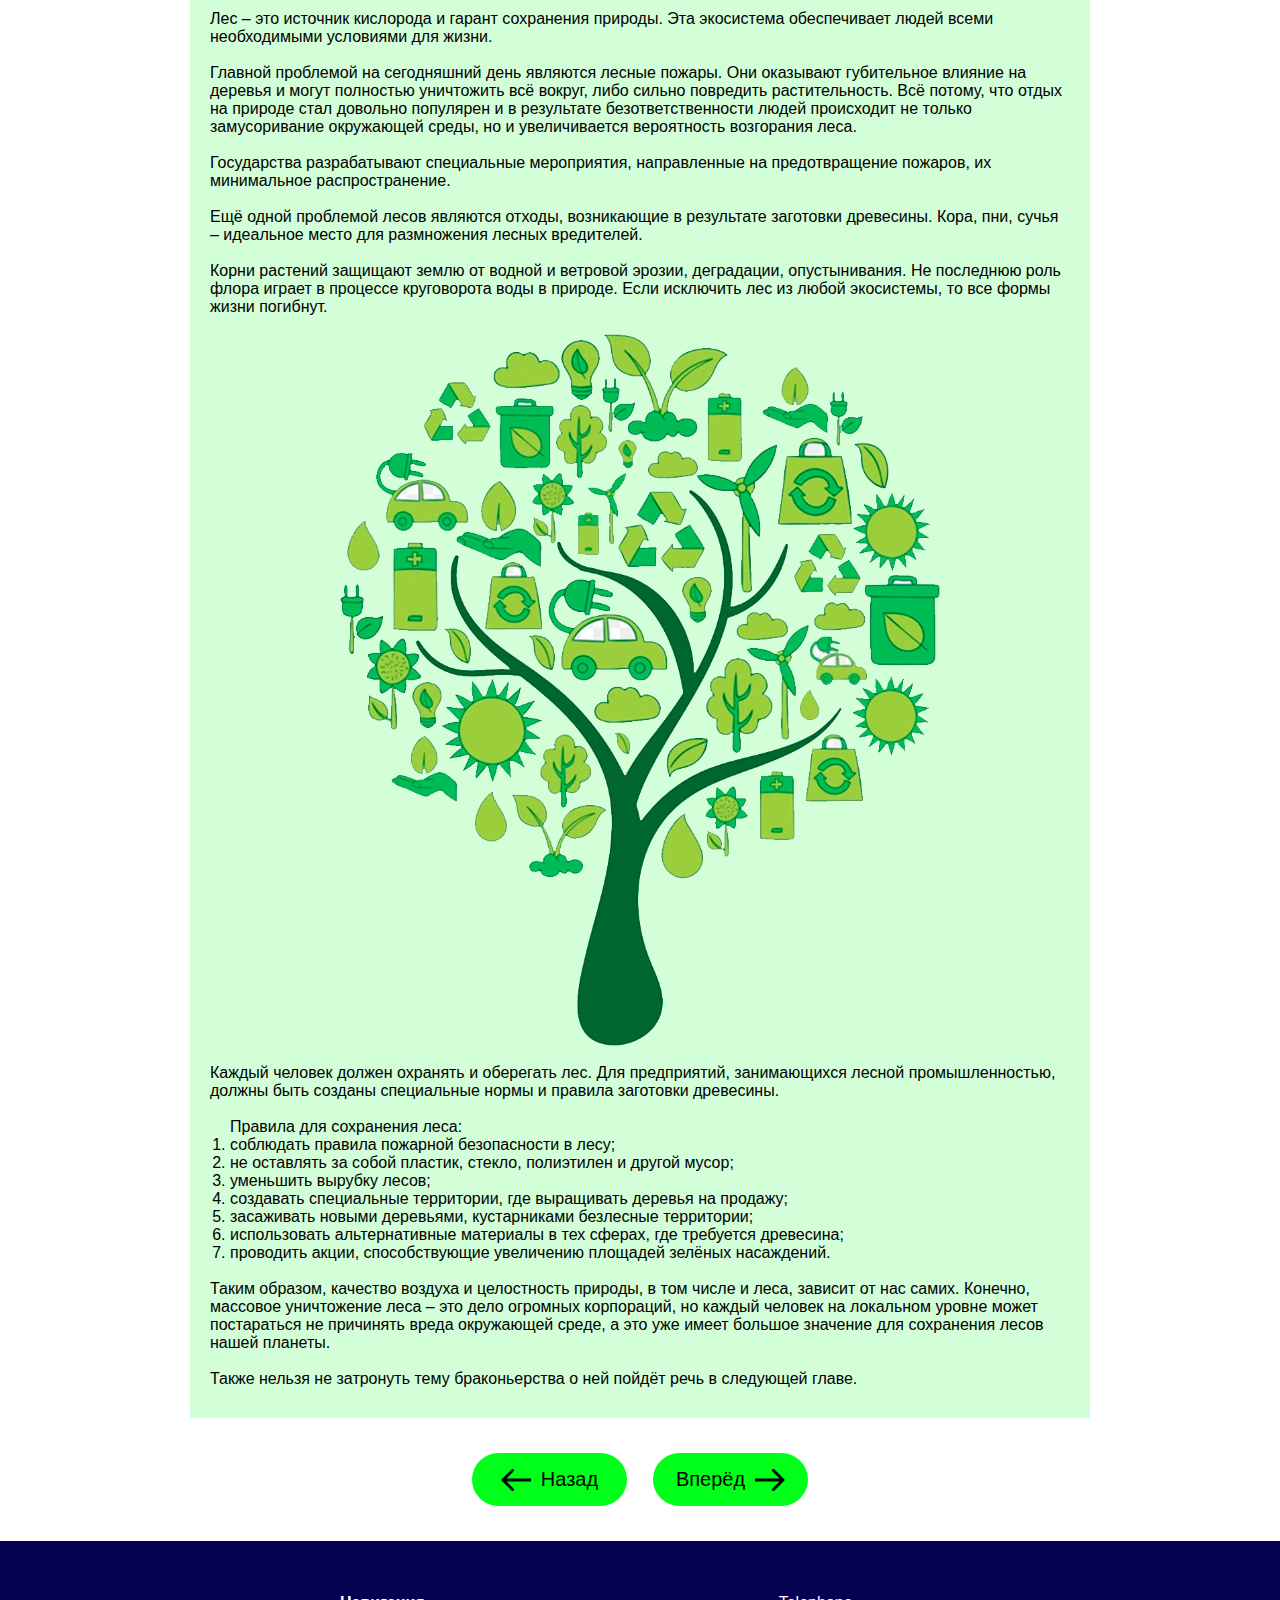
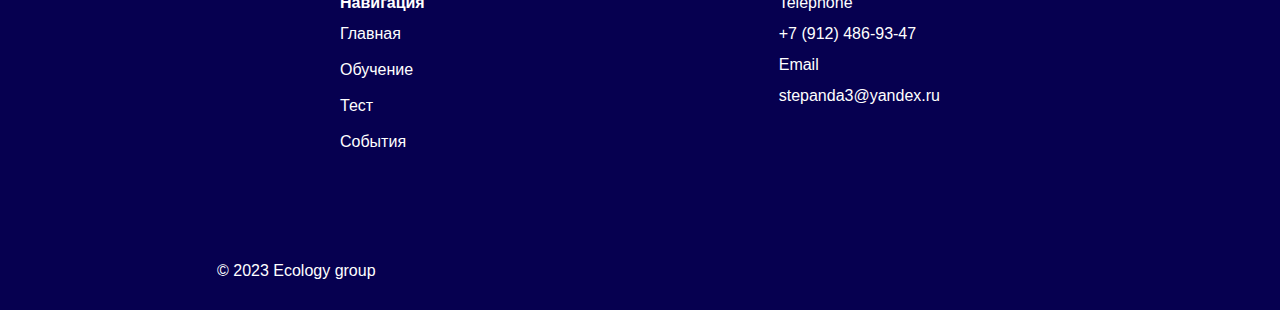
<file: course/forest.html>
<!DOCTYPE html>
<html lang="en">

<head>
    <base href="https://Stepanda1.github.io/ecosite/">
    <meta charset="UTF-8">
    <meta http-equiv="X-UA-Compatible" content="IE=edge">
    <meta name="viewport" content="width=device-width, initial-scale=1.0">
    <title>Лес</title>
    <link rel="stylesheet" href="course/light-mode-course.css">
    <link rel="icon" href="images/logo_2.png">
</head>

<body>
    <div class="wrapper-menu">
        <div class="container">
            <nav class="menu">
                <img class="logo" src="images/logo_2.png" alt="logo">
                <div class="menu-burger">
                    <span></span>
                </div>
                <div class="menu-elements">
                    <a href="index.html" class="menu-element">Главная</a>
                    <a href="learn.html" class="menu-element-bold">Обучение</a>
                    <a href="quest.html" class="menu-element">Тест</a>
                    <a href="event.html" class="menu-element">События</a>
                    <!-- <a href="blog.html" class="menu-element">Блог</a> -->
                    <button class="menu-element-tema"><img src="images/month.png" alt="month"></button>
                    <button class="menu-element-lang">eng</button>
                </div>
            </nav>
        </div>
    </div>

    <div class="container">
        <img src="images/line.png" alt="" class="line">
        <div class="buttons">
            <form action="course/dirt.html">
                <button class="btn">
                    <img src="images/arrow_black-left.png" alt="arrow" class="left">
                    Назад
                </button>
            </form>
            <form action="course/poaching.html">
                <button class="btn">
                    Вперёд
                    <img src="images/arrow_black-right.png" alt="arrow" class="right">
                </button>
            </form>
        </div>

        <div class="content">
            <h1>Удивительная экосистема – лес</h1>
            <br>
            <p><b>Лес</b> – это удивительная экосистема, её можно встретить в каждом уголке нашей планеты.</p>
            <br>
            <p>Основой каждого леса являются деревья, но также здесь встречаются кустарники и травы, мхи и лишайники,
                грибы
                и другие формы жизни.</p>
            <br>
            <p>Со временем деревья в лесу стали активно вырубаться. Он используется в строительстве и энергетике, в
                изготовлении мебели и бумаги, в химической и других видах промышленности. Лес заготавливается такими
                темпами, что это наносит огромный ущерб для экологии.</p>
            <br>
            <p>Главными функциями экосистемы являются очистка воздуха и выработка кислорода. Не менее значимым является
                то,
                что с помощью деревьев можно уменьшить количество пыли, которое содержится в воздухе. Всего 1 гектар
                леса
                уничтожает 100 т пыли.</p>
            <br>
            <img src="images/forest-img.png" alt="">
            <br>
            <p> Насаждения способны регулировать и улучшать водный баланс водоема, расположенного рядом. Это объясняется
                тем, что лесные растения способны накапливать влагу в определенный период года, а это в свою очередь
                способствует сохранению полноводья близлежащих рек и водоёмов.</p>
            <br>
            <p>Лесной массив способен подавлять шум, не пропускать сильный ветер, улучшать качество воздуха, повышать
                влажность, изменять климат в благоприятную сторону. Лес является фильтром и прекрасно справляется с
                устранением вредных химических веществ в воздухе.</p>
            <br>
            <table>
                <thead>
                    <tr>
                        <th>Страна</th>
                        <th>Количество гектар (тыс.)</th>
                    </tr>
                </thead>
                <tbody>
                    <tr>
                        <td>Россия</td>
                        <td>4139</td>
                    </tr>
                    <tr>
                        <td>Канада</td>
                        <td>2450</td>
                    </tr>
                    <tr>
                        <td>Бразилия</td>
                        <td>2157</td>
                    </tr>
                    <tr>
                        <td>США</td>
                        <td>1736</td>
                    </tr>
                    <tr>
                        <td>Индонезия</td>
                        <td>1605</td>
                    </tr>
                    <tr>
                        <td>Конго</td>
                        <td>608</td>
                    </tr>
                    <tr>
                        <td>Китай</td>
                        <td>523</td>
                    </tr>
                    <tr>
                        <td>Малайзия</td>
                        <td>465</td>
                    </tr>
                    <tr>
                        <td>Аргентина</td>
                        <td>439</td>
                    </tr>
                    <tr>
                        <td>Парагвай</td>
                        <td>421</td>
                    </tr>
                </tbody>
            </table>
            <br>
            <p>Лес – это источник кислорода и гарант сохранения природы. Эта экосистема обеспечивает людей всеми
                необходимыми условиями для жизни.</p>
            <br>
            <p>Главной проблемой на сегодняшний день являются лесные пожары. Они оказывают губительное влияние на
                деревья и
                могут полностью уничтожить всё вокруг, либо сильно повредить растительность. Всё потому, что отдых на
                природе стал довольно популярен и в результате безответственности людей происходит не только
                замусоривание
                окружающей среды, но и увеличивается вероятность возгорания леса.</p>
            <br>
            <p>Государства разрабатывают специальные мероприятия, направленные на предотвращение пожаров, их минимальное
                распространение.</p>
            <br>
            <p>Ещё одной проблемой лесов являются отходы, возникающие в результате заготовки древесины. Кора, пни, сучья
                –
                идеальное место для размножения лесных вредителей.</p>
            <br>
            <p>Корни растений защищают землю от водной и ветровой эрозии, деградации, опустынивания. Не последнюю роль
                флора играет в процессе круговорота воды в природе. Если исключить лес из любой экосистемы, то все формы
                жизни погибнут.</p>
            <br>
            <img src="images/forest-tree.png" alt="">
            <br>
            <p>Каждый человек должен охранять и оберегать лес. Для предприятий, занимающихся лесной промышленностью,
                должны
                быть созданы специальные нормы и правила заготовки древесины.</p>
            <br>
            <ol>Правила для сохранения леса:
                <li>соблюдать правила пожарной безопасности в лесу;</li>
                <li>не оставлять за собой пластик, стекло, полиэтилен и другой мусор;</li>
                <li>уменьшить вырубку лесов;</li>
                <li>создавать специальные территории, где выращивать деревья на продажу;</li>
                <li>засаживать новыми деревьями, кустарниками безлесные территории;</li>
                <li>использовать альтернативные материалы в тех сферах, где требуется древесина;</li>
                <li>проводить акции, способствующие увеличению площадей зелёных насаждений.</li>
            </ol>
            <br>
            <p>Таким образом, качество воздуха и целостность природы, в том числе и леса, зависит от нас самих. Конечно,
                массовое уничтожение леса – это дело огромных корпораций, но каждый человек на локальном уровне может
                постараться не причинять вреда окружающей среде, а это уже имеет большое значение для сохранения лесов
                нашей
                планеты.</p>
            <br>
            <p>Также нельзя не затронуть тему браконьерства о ней пойдёт речь в следующей главе.</p>

        </div>

        <div class="buttons">
            <form action="course/dirt.html">
                <button class="btn">
                    <img src="images/arrow_black-left.png" alt="arrow" class="left">
                    Назад
                </button>
            </form>
            <form action="course/poaching.html">
                <button class="btn">
                    Вперёд
                    <img src="images/arrow_black-right.png" alt="arrow" class="right">
                </button>
            </form>
        </div>
    </div>

    <div class="wrapper-event">
        <div class="container">
            <footer class="footer">
                <section class="section">
                    <div class="nav">
                        <div class="nav-title">Навигация</div>
                        <a href="index.html" class="nav-element">Главная</a>
                        <br>
                        <a href="learn.html" class="nav-element">Обучение</a>
                        <br>
                        <a href="quest.html" class="nav-element">Тест</a>
                        <br>
                        <a href="event.html" class="nav-element">События</a>
                        <br>
                        <!-- <a href="blog.html" class="nav-element">Блог</a> -->
                    </div>
                    <div class="contacts">
                        <div class="telephone">
                            <div class="description">Telephone</div>
                            <div class="number">+7 (912) 486-93-47</div>
                        </div>
                        <div class="email">
                            <div class="description">Email</div>
                            <div class="address">stepanda3@yandex.ru</div>
                        </div>
                    </div>
                </section>
                <div class="ecology-group">
                    © 2023 Ecology group
                </div>
            </footer>
        </div>
    </div>
    <script src="https://code.jquery.com/jquery-3.6.4.min.js"></script>
    <script src="slick.min.js"></script>
    <script src="slider-backup.js"></script>
    <script src="burger.js"></script>
</body>

</html>
</file>
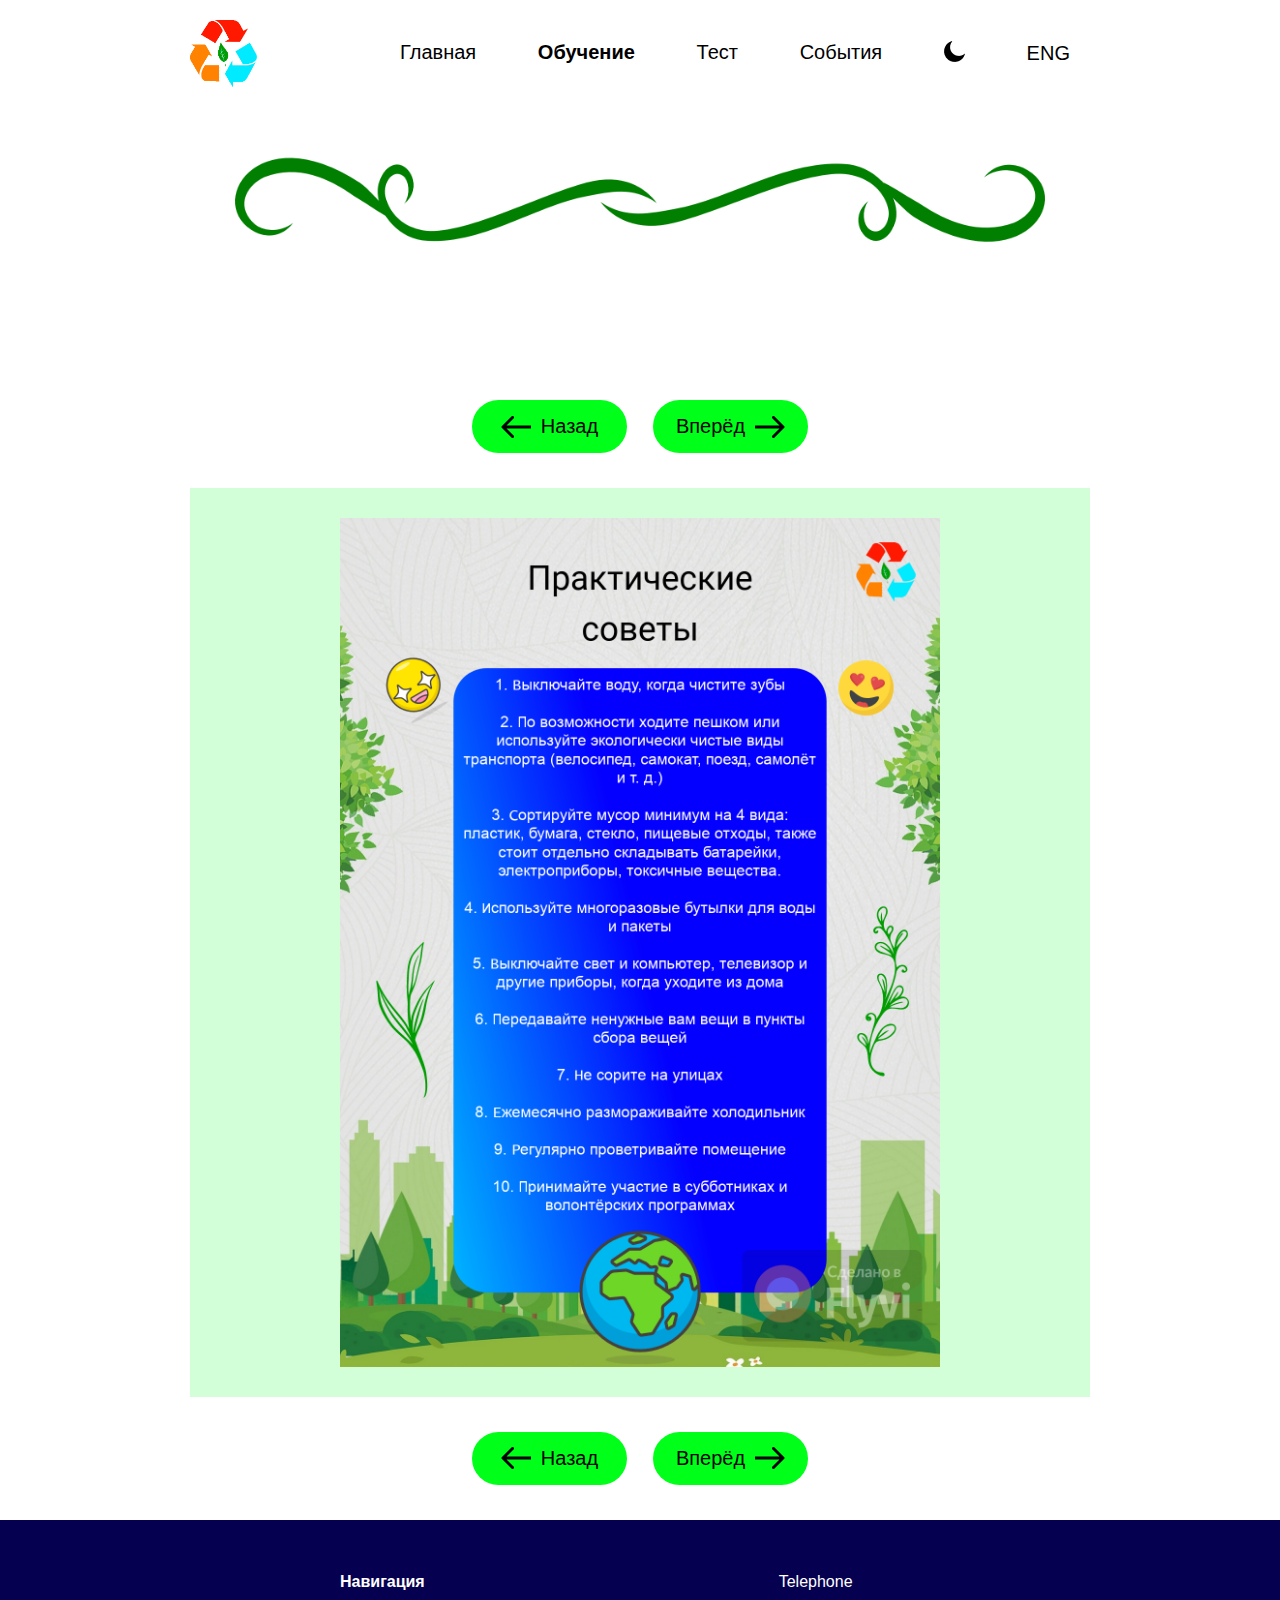
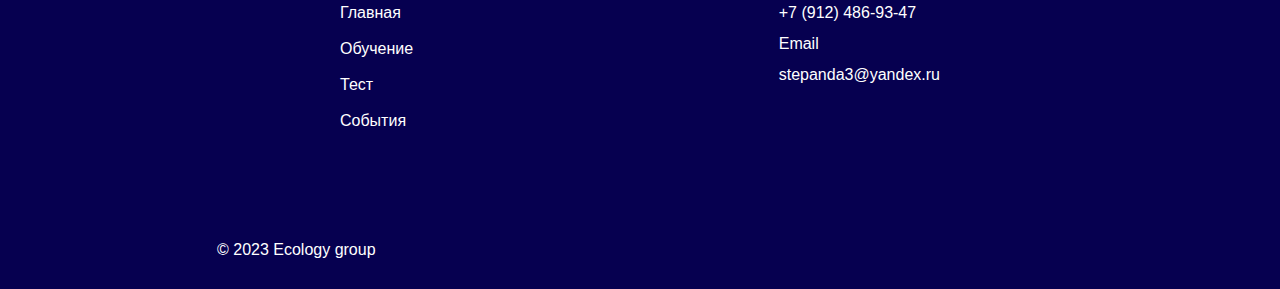
<file: course/life.html>
<!DOCTYPE html>
<html lang="en">

<head>
    <base href="https://Stepanda1.github.io/ecosite/">
    <meta charset="UTF-8">
    <meta http-equiv="X-UA-Compatible" content="IE=edge">
    <meta name="viewport" content="width=device-width, initial-scale=1.0">
    <title>Практические советы</title>
    <link rel="stylesheet" href="course/light-mode-course.css">
    <link rel="icon" href="images/logo_2.png">
</head>

<body>
    <div class="wrapper-menu">
        <div class="container">
            <nav class="menu">
                <img class="logo" src="images/logo_2.png" alt="logo">
                <div class="menu-burger">
                    <span></span>
                </div>
                <div class="menu-elements">
                    <a href="index.html" class="menu-element">Главная</a>
                    <a href="learn.html" class="menu-element-bold">Обучение</a>
                    <a href="quest.html" class="menu-element">Тест</a>
                    <a href="event.html" class="menu-element">События</a>
                    <!-- <a href="blog.html" class="menu-element">Блог</a> -->
                    <button class="menu-element-tema"><img src="images/month.png" alt="month"></button>
                    <button class="menu-element-lang">eng</button>
                </div>
            </nav>
        </div>
    </div>

    <div class="container">
        <img src="images/line.png" alt="" class="line">
        <div class="buttons">
            <form action="course/poaching.html">
                <button class="btn">
                    <img src="images/arrow_black-left.png" alt="arrow" class="left">
                    Назад
                </button>
            </form>
            <form action="quest.html">
                <button class="btn">
                    Вперёд
                    <img src="images/arrow_black-right.png" alt="arrow" class="right">
                </button>
            </form>
        </div>

        <div class="content">
            <img src="images/check-list.png" alt="" class="check-list">
        </div>

        <div class="buttons">
            <form action="course/poaching.html">
                <button class="btn">
                    <img src="images/arrow_black-left.png" alt="arrow" class="left">
                    Назад
                </button>
            </form>
            <form action="quest.html">
                <button class="btn">
                    Вперёд
                    <img src="images/arrow_black-right.png" alt="arrow" class="right">
                </button>
            </form>
        </div>
    </div>

    <div class="wrapper-event">
        <div class="container">
            <footer class="footer">
                <section class="section">
                    <div class="nav">
                        <div class="nav-title">Навигация</div>
                        <a href="index.html" class="nav-element">Главная</a>
                        <br>
                        <a href="learn.html" class="nav-element">Обучение</a>
                        <br>
                        <a href="quest.html" class="nav-element">Тест</a>
                        <br>
                        <a href="event.html" class="nav-element">События</a>
                        <br>
                        <!-- <a href="blog.html" class="nav-element">Блог</a> -->
                    </div>
                    <div class="contacts">
                        <div class="telephone">
                            <div class="description">Telephone</div>
                            <div class="number">+7 (912) 486-93-47</div>
                        </div>
                        <div class="email">
                            <div class="description">Email</div>
                            <div class="address">stepanda3@yandex.ru</div>
                        </div>
                    </div>
                </section>
                <div class="ecology-group">
                    © 2023 Ecology group
                </div>
            </footer>
        </div>
    </div>
    <script src="https://code.jquery.com/jquery-3.6.4.min.js"></script>
    <script src="slick.min.js"></script>
    <script src="slider-backup.js"></script>
    <script src="burger.js"></script>
</body>

</html>
</file>
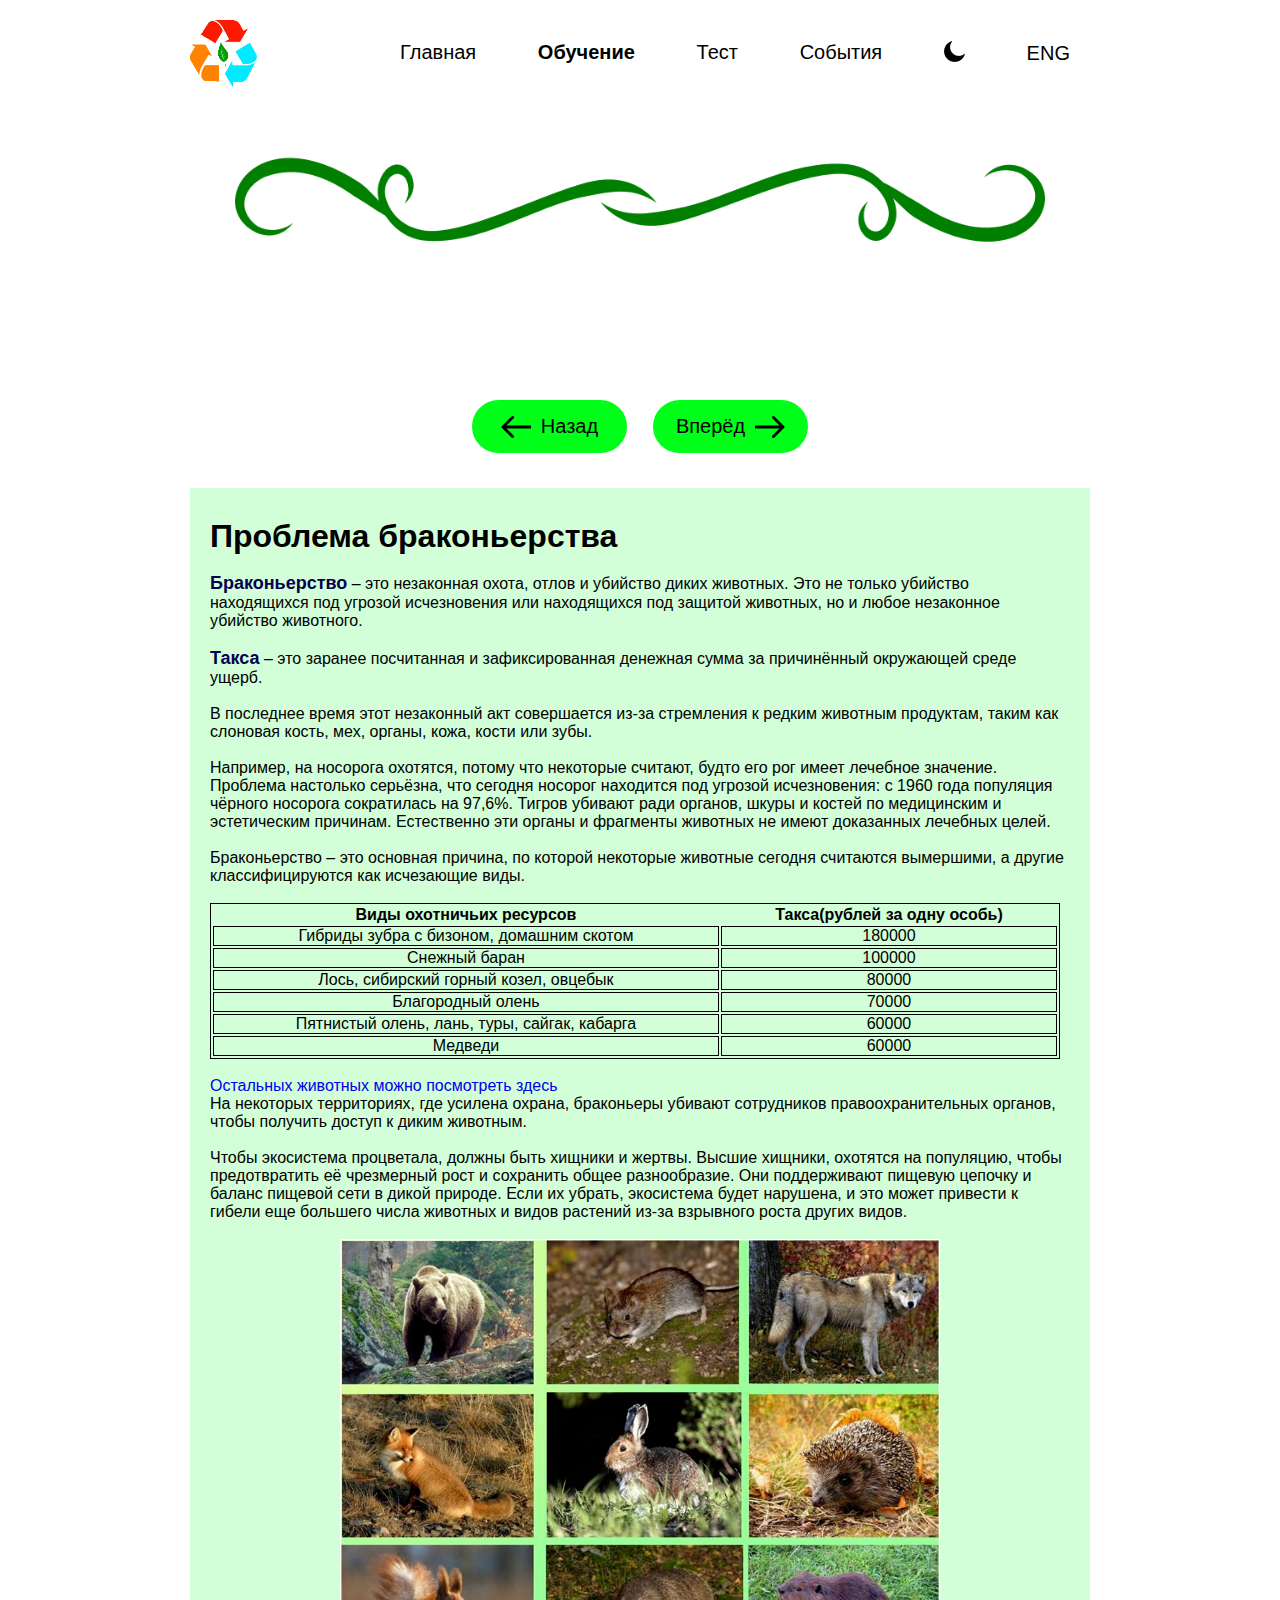
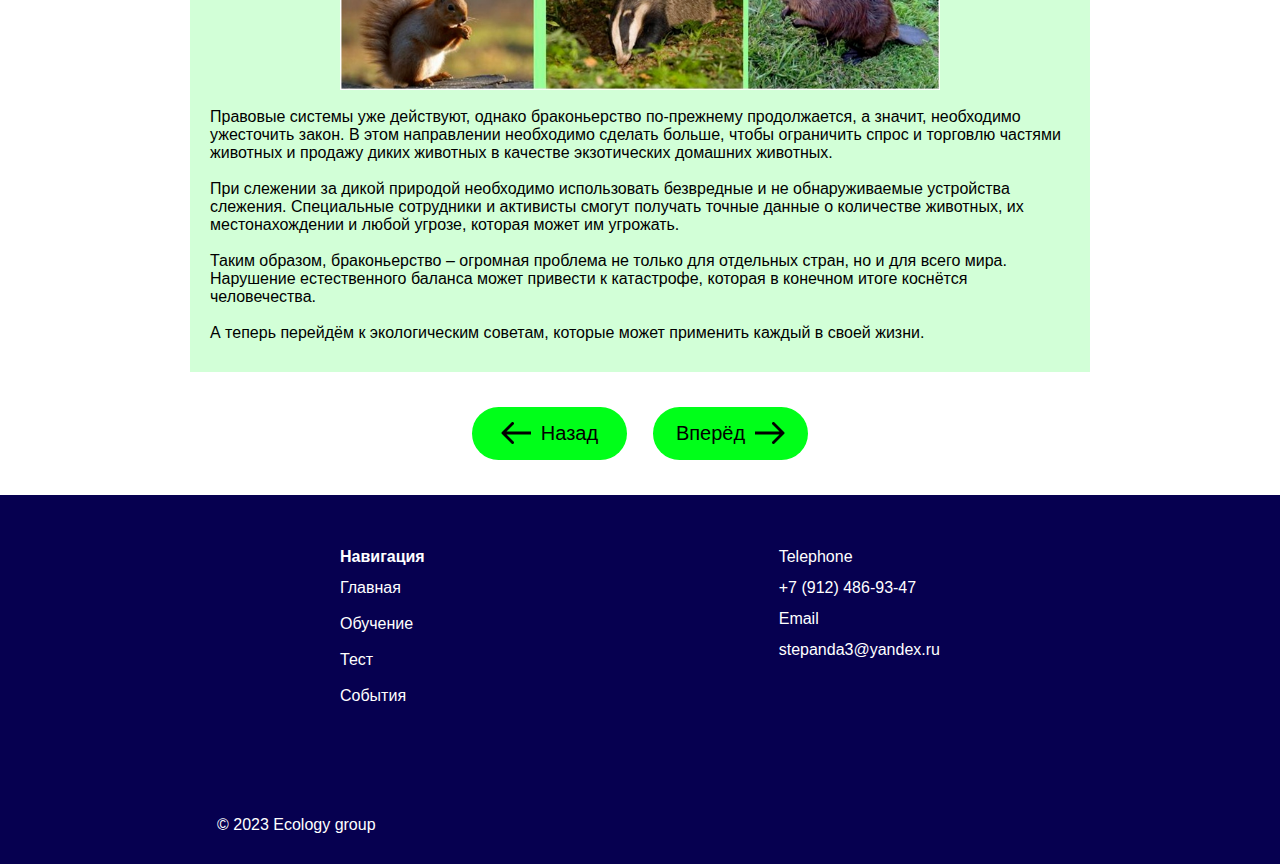
<file: course/poaching.html>
<!DOCTYPE html>
<html lang="en">

<head>
    <base href="https://Stepanda1.github.io/ecosite/">
    <meta charset="UTF-8">
    <meta http-equiv="X-UA-Compatible" content="IE=edge">
    <meta name="viewport" content="width=device-width, initial-scale=1.0">
    <title>Браконьерство</title>
    <link rel="stylesheet" href="course/light-mode-course.css">
    <link rel="icon" href="images/logo_2.png">
</head>

<body>
    <div class="wrapper-menu">
        <div class="container">
            <nav class="menu">
                <img class="logo" src="images/logo_2.png" alt="logo">
                <div class="menu-burger">
                    <span></span>
                </div>
                <div class="menu-elements">
                    <a href="index.html" class="menu-element">Главная</a>
                    <a href="learn.html" class="menu-element-bold">Обучение</a>
                    <a href="quest.html" class="menu-element">Тест</a>
                    <a href="event.html" class="menu-element">События</a>
                    <!-- <a href="blog.html" class="menu-element">Блог</a> -->
                    <button class="menu-element-tema"><img src="images/month.png" alt="month"></button>
                    <button class="menu-element-lang">eng</button>
                </div>
            </nav>
        </div>
    </div>

    <div class="container">
        <img src="images/line.png" alt="" class="line">
        <div class="buttons">
            <form action="course/forest.html">
                <button class="btn">
                    <img src="images/arrow_black-left.png" alt="arrow" class="left">
                    Назад
                </button>
            </form>
            <form action="course/life.html">
                <button class="btn">
                    Вперёд
                    <img src="images/arrow_black-right.png" alt="arrow" class="right">
                </button>
            </form>
        </div>

        <div class="content">
            <h1>Проблема браконьерства</h1>
            <br>
            <p><b>Браконьерство</b> – это незаконная охота, отлов и убийство диких животных. Это не только убийство
                находящихся
                под угрозой исчезновения или находящихся под защитой животных, но и любое незаконное убийство животного.
            </p>
            <br>
            <p><b>Такса</b> – это заранее посчитанная и зафиксированная денежная сумма за причинённый окружающей среде
                ущерб.
            </p>
            <br>
            <p>В последнее время этот незаконный акт совершается из-за стремления к редким животным продуктам, таким как
                слоновая кость, мех, органы, кожа, кости или зубы.</p>
            <br>
            <p>Например, на носорога охотятся, потому что некоторые считают, будто его рог имеет лечебное значение.
                Проблема настолько серьёзна, что сегодня носорог находится под угрозой исчезновения: с 1960 года
                популяция
                чёрного носорога сократилась на 97,6%. Тигров убивают ради органов, шкуры и костей по медицинским и
                эстетическим причинам. Естественно эти органы и
                фрагменты животных не имеют доказанных лечебных целей.</p>
            <br>
            <p>Браконьерство – это основная причина, по которой некоторые животные сегодня считаются вымершими, а другие
                классифицируются как исчезающие виды.</p>
            <br>
            <table>
                <thead>
                    <tr>
                        <th>Виды охотничьих ресурсов</th>
                        <th>Такса(рублей за одну особь)</th>
                    </tr>
                </thead>
                <tbody>
                    <tr>
                        <td>Гибриды зубра с бизоном, домашним скотом</td>
                        <td>180000</td>
                    </tr>
                    <tr>
                        <td>Снежный баран</td>
                        <td>100000</td>
                    </tr>
                    <tr>
                        <td>Лось, сибирский горный козел, овцебык</td>
                        <td>80000</td>
                    </tr>
                    <tr>
                        <td>Благородный олень</td>
                        <td>70000</td>
                    </tr>
                    <tr>
                        <td>Пятнистый олень, лань, туры, сайгак, кабарга</td>
                        <td>60000</td>
                    </tr>
                    <tr>
                        <td>Медведи</td>
                        <td>60000</td>
                    </tr>
                </tbody>
            </table>
            <br>
            <a href="https://base.garant.ru/72266816/">Остальных животных можно посмотреть здесь</a>
            <br>
            <p>На некоторых территориях, где усилена охрана, браконьеры убивают сотрудников правоохранительных органов,
                чтобы получить доступ к диким животным.</p>
            <br>
            <p>Чтобы экосистема процветала, должны быть хищники и жертвы. Высшие хищники, охотятся на популяцию, чтобы
                предотвратить её чрезмерный рост и сохранить общее разнообразие. Они поддерживают пищевую цепочку и
                баланс
                пищевой сети в дикой природе. Если их убрать, экосистема будет нарушена, и это может привести к гибели
                еще
                большего числа животных и видов растений из-за взрывного роста других видов.</p>
            <br>
            <img src="images/poaching-animals.png" alt="">
            <br>
            <p>Правовые системы уже действуют, однако браконьерство по-прежнему продолжается, а значит, необходимо
                ужесточить закон. В этом направлении необходимо сделать больше, чтобы ограничить спрос и торговлю
                частями
                животных и продажу диких животных в качестве экзотических домашних животных.</p>
            <br>
            <p>При слежении за дикой природой необходимо использовать безвредные и не обнаруживаемые устройства
                слежения.
                Специальные сотрудники и активисты смогут получать точные данные о количестве животных, их
                местонахождении и
                любой угрозе, которая может им угрожать.</p>
            <br>
            <p>Таким образом, браконьерство – огромная проблема не только для отдельных стран, но и для всего мира.
                Нарушение естественного баланса может привести к катастрофе, которая в конечном итоге коснётся
                человечества.</p>
            <br>
            <p>А теперь перейдём к экологическим советам, которые может применить каждый в своей жизни.</p>

        </div>

        <div class="buttons">
            <form action="course/forest.html">
                <button class="btn">
                    <img src="images/arrow_black-left.png" alt="arrow" class="left">
                    Назад
                </button>
            </form>
            <form action="course/life.html">
                <button class="btn">
                    Вперёд
                    <img src="images/arrow_black-right.png" alt="arrow" class="right">
                </button>
            </form>
        </div>
    </div>

    <div class="wrapper-event">
        <div class="container">
            <footer class="footer">
                <section class="section">
                    <div class="nav">
                        <div class="nav-title">Навигация</div>
                        <a href="index.html" class="nav-element">Главная</a>
                        <br>
                        <a href="learn.html" class="nav-element">Обучение</a>
                        <br>
                        <a href="quest.html" class="nav-element">Тест</a>
                        <br>
                        <a href="event.html" class="nav-element">События</a>
                        <br>
                        <!-- <a href="blog.html" class="nav-element">Блог</a> -->
                    </div>
                    <div class="contacts">
                        <div class="telephone">
                            <div class="description">Telephone</div>
                            <div class="number">+7 (912) 486-93-47</div>
                        </div>
                        <div class="email">
                            <div class="description">Email</div>
                            <div class="address">stepanda3@yandex.ru</div>
                        </div>
                    </div>
                </section>
                <div class="ecology-group">
                    © 2023 Ecology group
                </div>
            </footer>
        </div>
    </div>
    <script src="https://code.jquery.com/jquery-3.6.4.min.js"></script>
    <script src="slick.min.js"></script>
    <script src="slider-backup.js"></script>
    <script src="burger.js"></script>
</body>

</html>
</file>
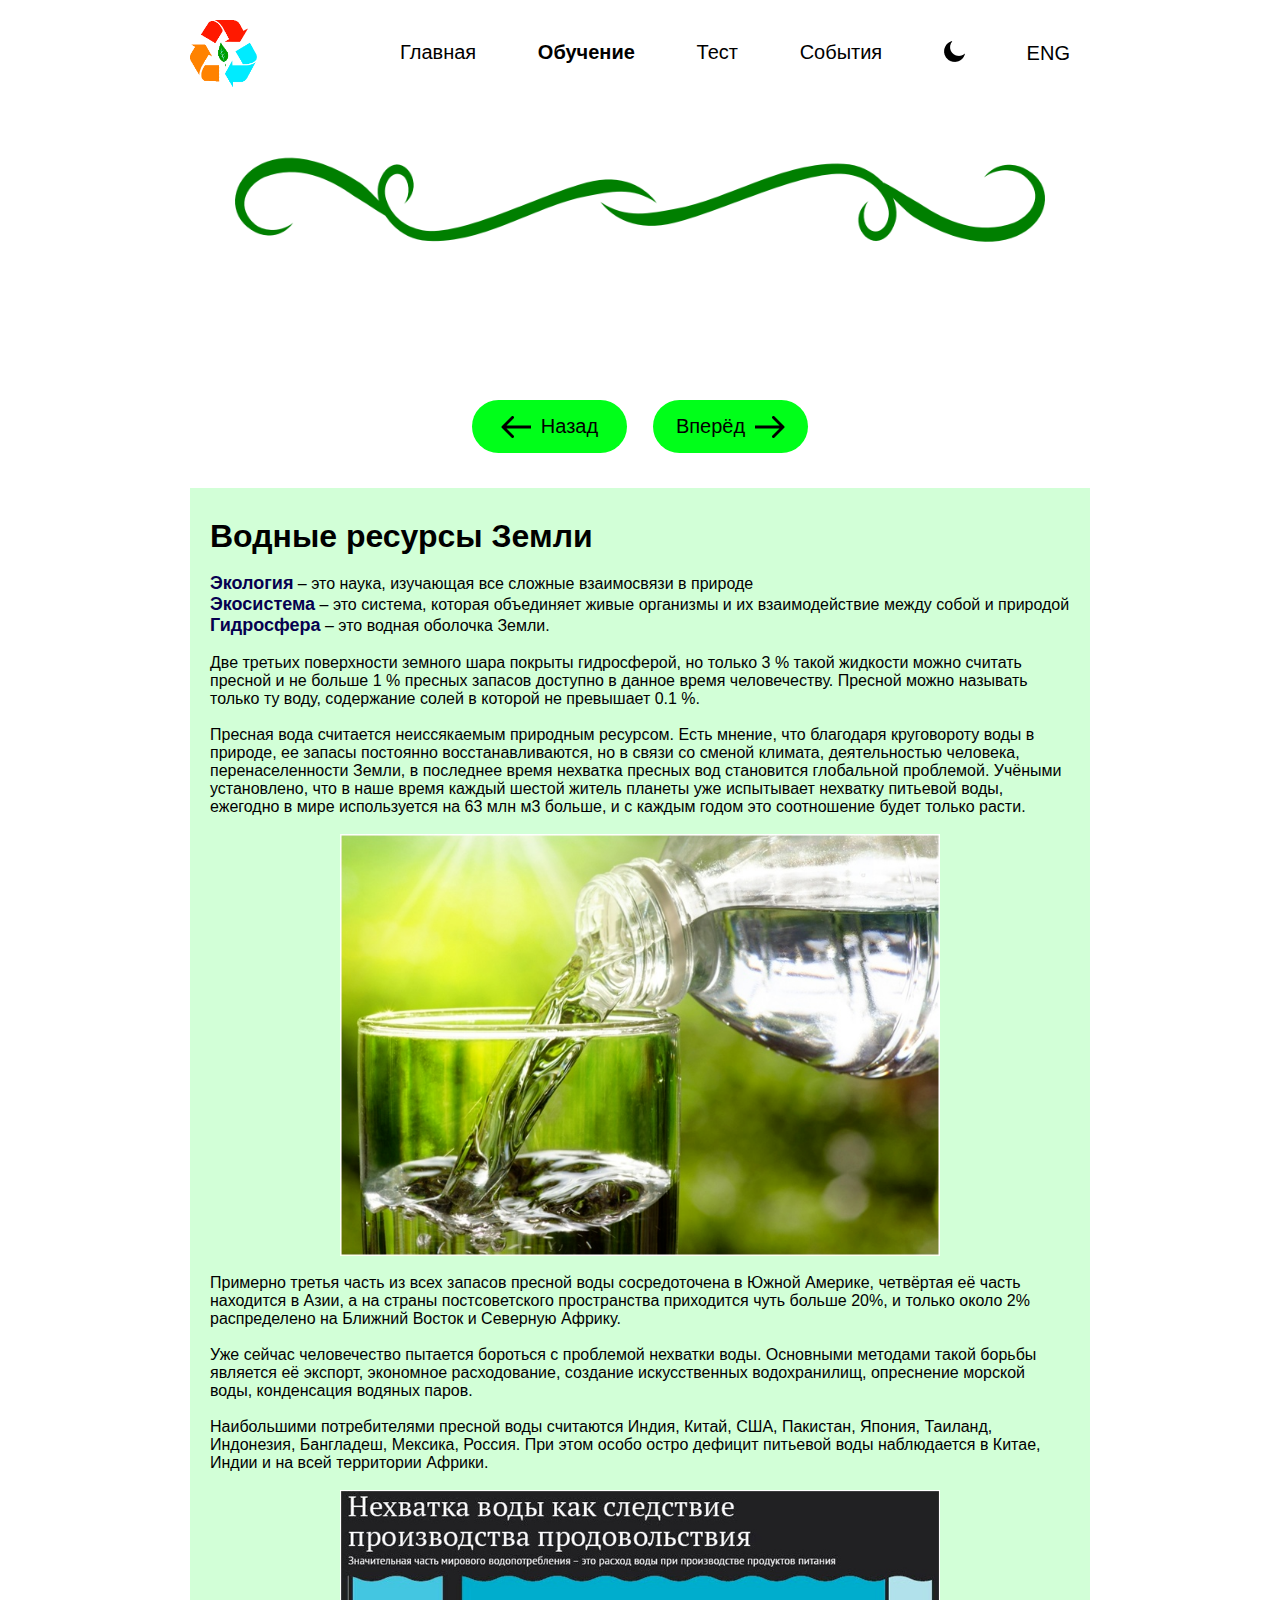
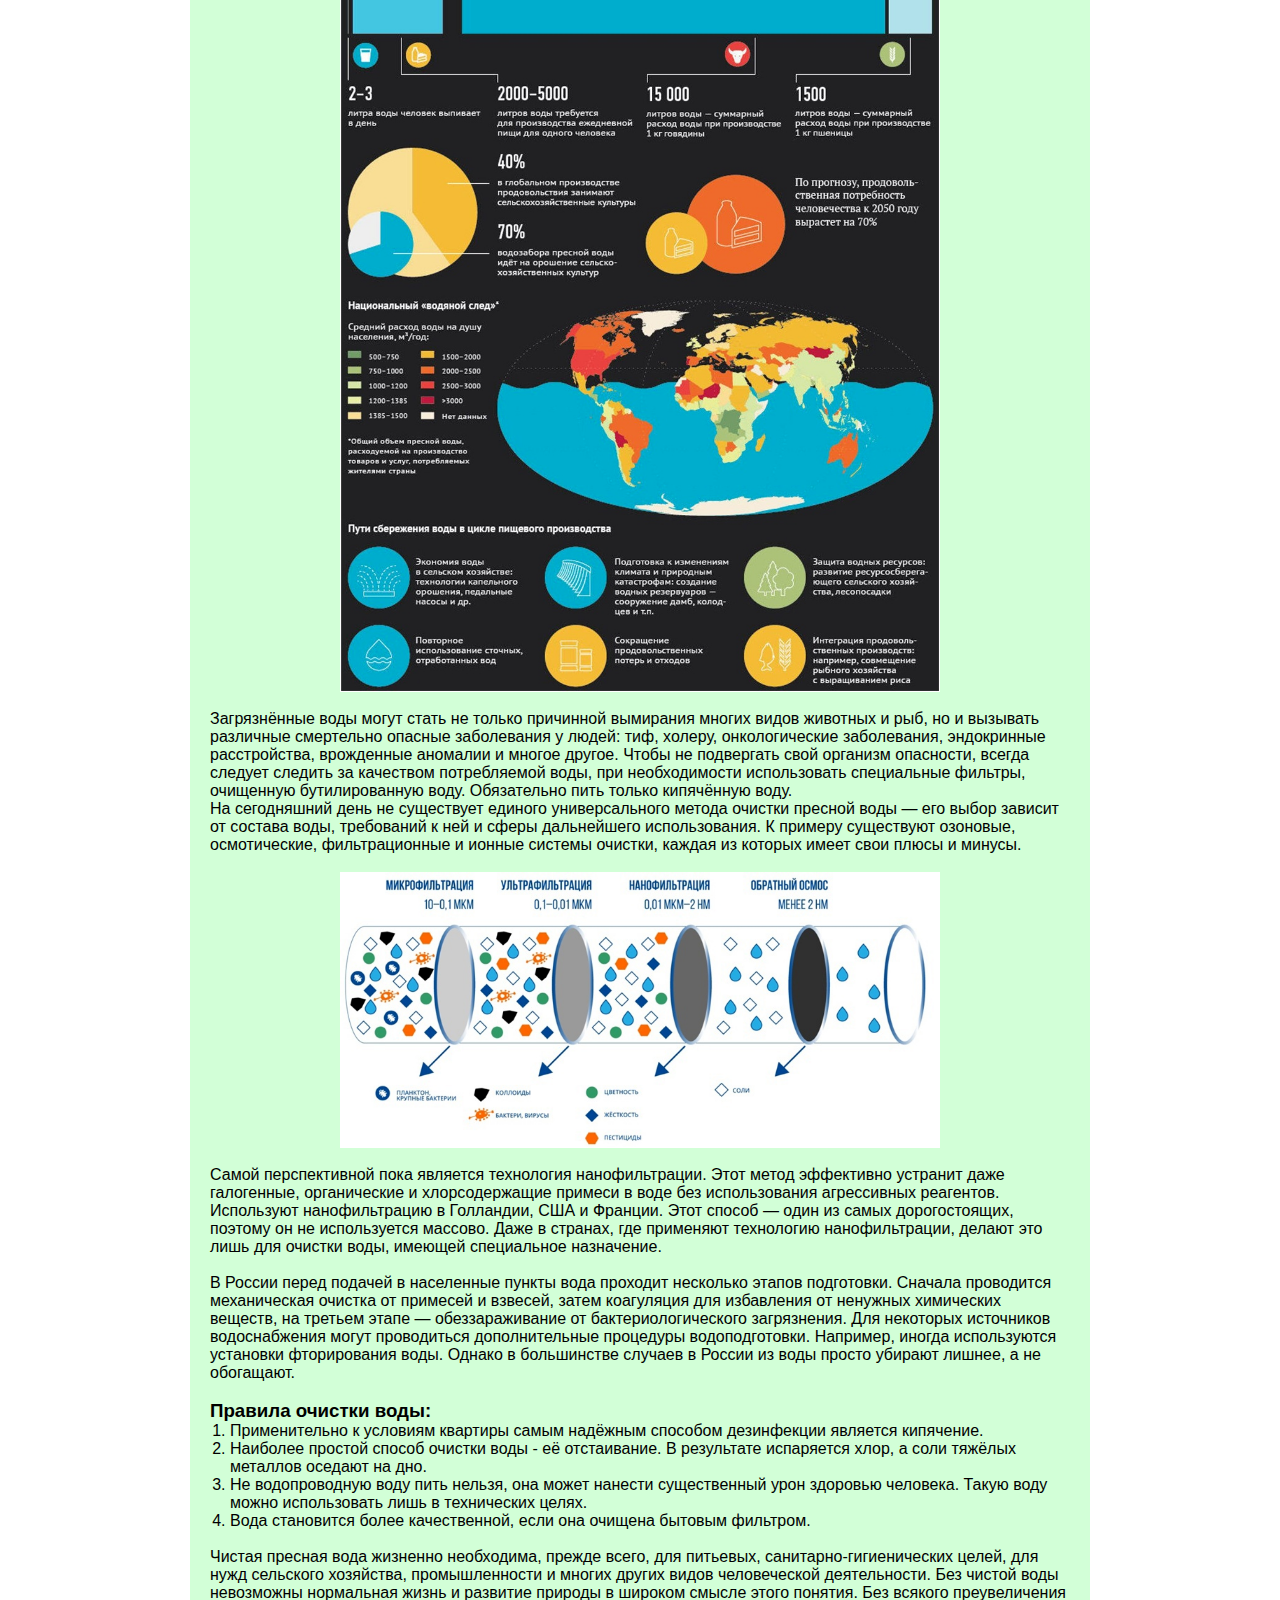
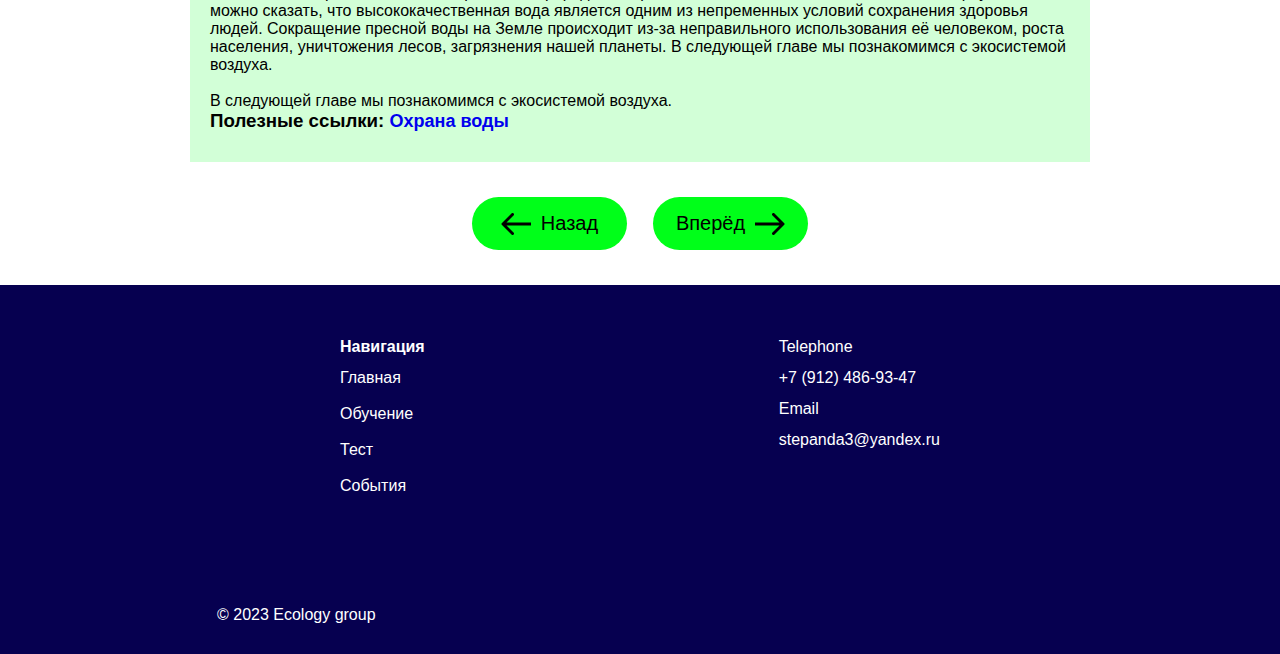
<file: course/water.html>
<!DOCTYPE html>
<html lang="en">

<head>
    <base href="https://Stepanda1.github.io/ecosite/">
    <meta charset="UTF-8">
    <meta http-equiv="X-UA-Compatible" content="IE=edge">
    <meta name="viewport" content="width=device-width, initial-scale=1.0">
    <title>Вода</title>
    <link rel="stylesheet" href="course/light-mode-course.css">
    <link rel="icon" href="images/logo_2.png">
</head>

<body>
    <div class="wrapper-menu">
        <div class="container">
            <nav class="menu">
                <img class="logo" src="images/logo_2.png" alt="logo">
                <div class="menu-burger">
                    <span></span>
                </div>
                <div class="menu-elements">
                    <a href="index.html" class="menu-element">Главная</a>
                    <a href="learn.html" class="menu-element-bold">Обучение</a>
                    <a href="quest.html" class="menu-element">Тест</a>
                    <a href="event.html" class="menu-element">События</a>
                    <!-- <a href="blog.html" class="menu-element">Блог</a> -->
                    <button class="menu-element-tema"><img src="images/month.png" alt="month"></button>
                    <button class="menu-element-lang">eng</button>
                </div>
            </nav>
        </div>
    </div>

    <div class="container">
        <img src="images/line.png" alt="" class="line">
        <div class="buttons">
            <form action="learn.html">
                <button class="btn">
                    <img src="images/arrow_black-left.png" alt="arrow" class="left">
                    Назад
                </button>
            </form>
            <form action="course/air.html">
                <button class="btn">
                    Вперёд
                    <img src="images/arrow_black-right.png" alt="arrow" class="right">
                </button>
            </form>
        </div>

        <div class="content">
            <h1>Водные ресурсы Земли</h1>
            <br>
            <p><b>Экология</b> – это наука, изучающая все сложные взаимосвязи в природе</p>
            <p><b>Экосистема</b> – это система, которая объединяет живые организмы и их взаимодействие между собой и
                природой
            </p>
            <p><b>Гидросфера</b> – это водная оболочка Земли.</p>
            <br>
            <p>Две третьих поверхности земного шара покрыты гидросферой, но только 3 % такой жидкости можно считать
                пресной
                и не больше 1 % пресных запасов доступно в данное время человечеству. Пресной можно называть только ту
                воду,
                содержание солей в которой не превышает 0.1 %.</p>
            <br>
            <p>Пресная вода считается неиссякаемым природным ресурсом. Есть мнение, что благодаря круговороту воды в
                природе, ее запасы постоянно восстанавливаются, но в связи со сменой климата, деятельностью человека,
                перенаселенности Земли, в последнее время нехватка пресных вод становится глобальной проблемой. Учёными
                установлено, что в наше время каждый шестой житель планеты уже испытывает нехватку питьевой воды,
                ежегодно в
                мире используется на 63 млн м3 больше, и с каждым годом это соотношение будет только расти.</p>
            <br>
            <img src="images/water-bottle.png" alt="bottle">
            <br>
            <p>Примерно третья часть из всех запасов пресной воды сосредоточена в Южной Америке, четвёртая её часть
                находится в Азии, а на страны постсоветского пространства приходится чуть больше 20%, и только около 2%
                распределено на Ближний Восток и Северную Африку.</p>
            <br>
            <p>Уже сейчас человечество пытается бороться с проблемой нехватки воды. Основными методами такой борьбы
                является её экспорт, экономное расходование, создание искусственных водохранилищ, опреснение морской
                воды,
                конденсация водяных паров.</p>
            <br>
            <p>Наибольшими потребителями пресной воды считаются Индия, Китай, США, Пакистан, Япония, Таиланд, Индонезия,
                Бангладеш, Мексика, Россия. При этом особо остро дефицит питьевой воды наблюдается в Китае, Индии и на
                всей
                территории Африки.</p>
            <br>
            <img src="images/water-infograph.png" alt="infograph">
            <br>
            Загрязнённые воды могут стать не только причинной вымирания многих видов животных и рыб, но и вызывать
            различные смертельно опасные заболевания у людей: тиф, холеру, онкологические заболевания, эндокринные
            расстройства, врожденные аномалии и многое другое.
            Чтобы не подвергать свой организм опасности, всегда следует следить за качеством потребляемой воды, при
            необходимости использовать специальные фильтры, очищенную
            бутилированную воду. Обязательно пить только кипячённую воду.
            <br>
            <p>На сегодняшний день не существует единого универсального метода очистки пресной воды — его выбор зависит
                от
                состава воды, требований к ней и сферы дальнейшего использования. К примеру существуют озоновые,
                осмотические, фильтрационные и ионные системы очистки, каждая из которых имеет свои плюсы и минусы.</p>
            <br>
            <img src="images/water-filter.png" alt="">
            <br>
            <p>Самой перспективной пока является технология нанофильтрации. Этот метод эффективно устранит даже
                галогенные,
                органические и хлорсодержащие примеси в воде без использования агрессивных реагентов. Используют
                нанофильтрацию в Голландии, США и Франции. Этот способ — один из самых дорогостоящих, поэтому он не
                используется массово. Даже в странах, где применяют технологию нанофильтрации, делают это лишь для
                очистки
                воды, имеющей специальное назначение.</p>
            <br>
            <p>В России перед подачей в населенные пункты вода проходит несколько этапов подготовки. Сначала проводится
                механическая очистка от примесей и взвесей, затем коагуляция для избавления от ненужных химических
                веществ,
                на третьем этапе — обеззараживание от бактериологического загрязнения. Для некоторых источников
                водоснабжения могут проводиться дополнительные процедуры водоподготовки. Например, иногда используются
                установки фторирования воды. Однако в большинстве случаев в России из воды просто убирают лишнее, а не
                обогащают.</p>
            <br>
            <h3>Правила очистки воды: </h3>
            <ol>
                <li> Применительно к условиям квартиры самым надёжным способом дезинфекции является кипячение.</li>
                <li>Наиболее простой способ очистки воды - её отстаивание. В результате испаряется хлор, а соли тяжёлых
                    металлов оседают на дно.</li>
                <li>Не водопроводную воду пить нельзя, она может нанести существенный урон здоровью человека. Такую воду
                    можно использовать лишь в технических целях.</li>
                <li>Вода становится более качественной, если она очищена бытовым фильтром.</li>
            </ol>
            <br>
            <p> Чистая пресная вода жизненно необходима, прежде всего, для питьевых, санитарно-гигиенических целей, для
                нужд
                сельского хозяйства, промышленности и многих других видов человеческой деятельности. Без чистой воды
                невозможны нормальная жизнь и развитие природы в широком смысле этого понятия.
                Без всякого преувеличения можно сказать, что высококачественная вода является одним из непременных
                условий
                сохранения здоровья людей. Сокращение пресной воды на Земле происходит из-за неправильного использования
                её
                человеком, роста населения, уничтожения лесов, загрязнения нашей планеты. В следующей главе мы
                познакомимся с экосистемой воздуха.</p>
            <br>
            <p>В следующей главе мы познакомимся с экосистемой воздуха.</p>
            <h3>Полезные ссылки:
                <b><a href="https://www.youtube.com/watch?v=on2RSm88okQ">
                        Охрана воды</a></b>
            </h3>

        </div>

        <div class="buttons">
            <form action="learn.html">
                <button class="btn">
                    <img src="images/arrow_black-left.png" alt="arrow" class="left">
                    Назад
                </button>
            </form>
            <form action="course/air.html">
                <button class="btn">
                    Вперёд
                    <img src="images/arrow_black-right.png" alt="arrow" class="right">
                </button>
            </form>
        </div>
    </div>

    <div class="wrapper-event">
        <div class="container">
            <footer class="footer">
                <section class="section">
                    <div class="nav">
                        <div class="nav-title">Навигация</div>
                        <a href="index.html" class="nav-element">Главная</a>
                        <br>
                        <a href="learn.html" class="nav-element">Обучение</a>
                        <br>
                        <a href="quest.html" class="nav-element">Тест</a>
                        <br>
                        <a href="event.html" class="nav-element">События</a>
                        <br>
                        <!-- <a href="blog.html" class="nav-element">Блог</a> -->
                    </div>
                    <div class="contacts">
                        <div class="telephone">
                            <div class="description">Telephone</div>
                            <div class="number">+7 (912) 486-93-47</div>
                        </div>
                        <div class="email">
                            <div class="description">Email</div>
                            <div class="address">stepanda3@yandex.ru</div>
                        </div>
                    </div>
                </section>
                <div class="ecology-group">
                    © 2023 Ecology group
                </div>
            </footer>
        </div>
    </div>
    <script src="https://code.jquery.com/jquery-3.6.4.min.js"></script>
    <script src="slick.min.js"></script>
    <script src="slider-backup.js"></script>
    <script src="burger.js"></script>
</body>

</html>
</file>
<file: light-mode-main.css>
*, *:before, *:after {
    margin: 0;
    padding: 0;
    border: 0;
    box-sizing: border-box;
}

html, body {
    height: 100%;
    font-family: Arial, "Helvetica Neun", Helvetica, sans-serif;
}

.container {
    max-width: 900px;
    position: relative;
    margin: auto;
}

.wrapper {
    background: #0D028E;
    width: 100%;
}

/* Menu */

.wrapper-menu {
    background-color: white;
    width: 100%;
    position: fixed;
    z-index: 2;
}

.menu {
    display: flex;
    align-items: center;
    height: 106px;
    justify-content: space-between;
}

.logo {
    height: 67px;
    width: 67px;
}

.menu-burger {
    display: none;
}

.menu-elements {
    display: flex;
    justify-content: space-between;
    width: 800px;
    padding-left: 30px;
    margin-right: 20px;
}

.menu-element-bold {
    text-decoration: none;
    color: black;
    font-weight: bolder;
    font-size: 20px;
}

.menu-element {
    text-decoration: none;
    color: black;
    font-size: 20px;
}

.menu-element-tema {
    background-color: transparent;
    border: none;
}

.menu-element-lang {
    text-transform: uppercase;
    font-size: 20px;
    background-color: transparent;
    border: none;
}

/* Preview */

.preview {
    padding-top: 100px;
    background-image: url(images/ecomir.png);
    color: white;
    height: 650px;
    background-repeat: no-repeat;
    background-position-y: 80px;
    width: 100%;
}

.title {
    text-align: center;
    padding-top: 115px;
    font-size: 64px;
    font-weight: bold;
    padding-bottom: 40px;
}

.subtitle {
    text-align: center;
    width: 80%;
    font-size: 40px;
    font-weight: medium;
    padding-bottom: 40px;
    margin: auto;
}

.btn-avtoriz {
    background-color: #00FF38;
    border: none;
    height: 53px;
    width: 257px;
    border-radius: 30px;
    font-size: 20px;
    position: relative;
    left: 50%;
    transform: translate(-50%, 0);
}

.btn-margin {
    margin-top: 50px;
    margin-bottom: 50px;
}

.btn-avtoriz:hover {
    background-color: lightseagreen;
    color: white;
}

.btn-avtoriz:active {
    background: #000;
    color: white;
}

/* Tema */

.tema {
    margin-top: 64px;
    margin-bottom: 156px;
}

.main-title {
    font-size: 40px;
    padding-bottom: 27px;
    text-align: center;
}

.block {
    display: flex;
    border: #000 solid 2px;
    border-radius: 60px;
    margin-bottom: 16px;
    height: 84px;
    max-width: 776px;
    align-items: center;
    justify-content: space-between;
    margin-left: auto;
    margin-right: auto;
}

.block-text {
    padding-left: 38px;
    font-size: 24px;
    color: #060050;

}

.arrow {
    padding-right: 37px;
}

/* Slider */

.slider {
    max-width: 1000px;
    position: relative;
    margin: auto;
}

.prev, .next {
    cursor: pointer;
    position: absolute;
    top: 50%;
    width: auto;
    margin-top: -22px;
    padding: 16px;
    color: #bb87ff;
    font-weight: bold;
    font-size: 25px;
    transition: 0.3s ease;
    border-radius: 0 3px 3px 0;   
}

.next {
    right: 0;
    border-radius: 3px 0 0 3px;
}

.prev:hover, .next:hover {
    background-color: black
}

.slider-img {
    max-height: 550px;
}

.text {
    color: #f2f2f2;
    font-size: 12px;
    padding: 8px 12px;
    position: absolute;
    top: 0;
}

.numbertext {
    font-size: 25px;
    margin-left: 20px;
}

.fade {
    -webkit-animation-name: fade;
    -webkit-animation-duration: 1.5s;
    animation-name: fade;
    animation-duration: 1.5s;
}

@-webkit-keyframes fade {
    from{opacity: .4;}
    to{opacity: 1;}
}

/* Buttons */

.buttons {
    margin-top: 70px;
    margin-bottom: 55px;
}

.btn-quest {
    display: block;
    align-content: center;
    background-color: #060050;
    color: white;
    font-size: 32px;
    height: 67px;
    width: 492px;
    border: 2px solid #00C1FE;
    border-radius: 40px;
    position: relative;
    left: 50%;
    transform: translate(-50%, 0);
    margin-bottom: 31px;
    text-decoration: none;
}

.btn-quest:active {
    background-color: #00C1FE;
    color: black;
}

.btn-avtoriz-blue {
    position: relative;
    left: 50%;
    transform: translate(-50%, 0);
    background-color: #060050;
    color: white;
    font-size: 20px;
    width: 257px;
    height: 53px;
    border: none;
    border-radius: 30px;
    text-decoration: none;
}

.btn-avtoriz-blue:hover {
    background-color: #009c92;
    color: white;
}

.btn-avtoriz-blue:active {
    background: #000;
    color: white;
}

/* Events */

.wrapper-event {
    background: #060050;
    width: 100%;
}

.events {
    display: flex;
    justify-content: space-between;
}

.events-title {
    color: white;
    font-size: 36px;
    padding-top: 68px;
    margin-bottom: 88px;
}

.event {
    text-align: center;
    padding-bottom: 60px;
}

.event-img  {
    margin-bottom: 25px;
}

.event-link {
    font-size: 26px;
    color: white;
    text-transform: uppercase;
}

/* Media */

.media {
    margin-top: 176px;
    margin-bottom: 105px;
}

.media-title {
    font-size: 40px;
    text-align: center;
}

.media-subtitle {
    text-align: center;
    font-size: 28px;
    padding-bottom: 85px;
}

.links {
    display: flex;
    justify-content: space-between;
    margin-left: 120px;
    margin-right: 120px;
}

/* Blog */

.blog {
    margin-top: 77px;
    margin-bottom: 77px;
}

.inform {
    display: flex;
    margin-bottom: 76px;
}

.blog-emblem {
    margin-left: 25px;
    margin-right: 77px;
}

.blog-text {
    font-size: 32px;
    max-width: 405px;
    background-color: #D2FFD7;
    padding: 10px;
    display: flex;
    align-items: center;
    border: 2px solid #060050;
    margin-right: 20px;
}

/* Footer */

footer {
    background-color: #060050;
    color: white;
    padding-bottom: 30px;
}

.section {
    display: flex;
    padding-top: 53px;
    justify-content: space-around;
}

.nav {
    margin-right: 54px;
    height: 178px;
    display: flex;
    flex-direction: column;
    align-items: space-between;
}

.nav-title {
    padding-bottom: 13px;
    font-weight: bold;
}

.nav-element {
    text-decoration: none;
    color: white;
    font-size: 16px;
}

.telephone{
    padding-bottom: 13px;
}

.description {
    padding-bottom: 13px;
}

.ecology-group {
    margin-left: 3%;
    margin-top: 10%;
}

@media (max-width: 900px) {
    .preview {
        background-size: 99%;
        margin: auto;
    }

    .blog-text {
        font-size: 1.5em;
        max-height: 200px;
    }

    .media-title {
        text-align: center;
    }

    .block {
        margin-left: 30px;
        margin-right: 30px;
    }
}

@media (max-width: 700px) {
    .events {
        flex-direction: column;
    }

    .events-title {
        text-align: center;
    }

    .links {
        flex-direction: row;
        text-align: center;
    }

    .block {
        margin-left: 30px;
        margin-right: 30px;
    }

    .slider-img {
        max-height: 440px;
    }

    .title {
        font-size: 55px;
    }

    .subtitle {
        font-size: 34px;
        margin: auto;
    }

    .preview {
        background-position-y: 150px;
        background-size: 690px;
        background-position-x: center;
        width: 100%;
    }

    .blog-text {
        font-size: 22px;
        max-height: 200px;
    }

    body.lock {
        overflow: hidden;
    }
    
    .logo {
        margin: 10px;
        height: 80%;
        width: auto;
    }

    .menu-burger {
        display: block;
        position: relative;
        width: 30px;
        height: 20px;
        margin: 20px;
    }

    .menu-burger.active:before {
        transform: rotate(45deg);
        top: 9px;
    }

    .menu-burger.active:after {
        transform: rotate(-45deg);
        bottom: 9px;
    }

    .menu-burger.active span {
        transform: scale(0);
    }

    .menu-burger::before,
    .menu-burger::after {
        content: '';
        background-color: #000;
        position: absolute;
        width: 100%;
        height: 2px;
        left: 0;
        transition: all 0.3s ease 0s;
    }

    .menu-burger span {
        position: absolute;
        background-color: #000;
        left: 0;
        width: 100%;
        height: 2px;
        top: 9px;
        transition: all 0.7s ease 0s;
    }

    .menu-elements {
        position: fixed;
        top: -100%;
        left: 0;
        width: 100%;
        height: 100%;
        background-color: #D2FFD7;
        z-index: -1;
        display: block;
        padding-top: 100px;
        padding-left: 30px;
        transition: all 0.7s ease 0s;
        overflow: auto;
    }

    .menu-elements.active {
        top: 0;
    }

    .menu {
        background-color: white;
        height: 80px;
    }

    .menu-element, .menu-element-bold, .menu-element-tema, .menu-element-lang {
        z-index: 40;
        display: block;
        margin-bottom: 20px;
    }

    .menu-burger::before {
        top: 0;
    }

    .menu-burger::after {
        bottom: 0;
    }
    
    .title {
        margin: auto;
    }

    .slider-img {
        max-height: 400px;
    }

    .btn-quest {
        width: 300px;
    }
    .links {
        display: flex;
        flex-direction: column;
        height: 250px;
        justify-content: space-between;
    }
    
    .media-title {
        text-align: center;
    }

    .inform {
        display: flex;
        flex-direction: column;
    }

    .blog-emblem {
        display: block;
        margin: auto;
    }

    .blog-text {
        display: block;
        margin: 30px auto 0 auto;
        max-width: 400px;
        font-size: 22px;
    }
}

@media (max-width: 450px) {
    .subtitle {
        font-size: 31px;
    }

    .media-title {
        font-size: 27px;
    }

    .media-subtitle {
        font-size: 23px;
        margin-top: 20px;
    }

    .blog-text {
        margin: 20px;
    }

    .main-title {
        font-size: 23px;
    }
}
</file>
<file: light-mode-avtoriz.css>
*, *:before, *:after {
    margin: 0;
    padding: 0;
    border: 0;
    box-sizing: border-box;
}

html, body {
    height: 100%;
    font-family: Arial, "Helvetica Neun", Helvetica, sans-serif;
}

section {
    display: flex;
    justify-content: center;
    align-items: center;
    min-height: 100vh;
    width: 100%;
    background-color: #060050;
    background: url(images/bg-avtoriz.png);
    background-size: 100%;
    background-repeat: repeat-y;
}

.form-box {
    position: relative;
    width: 400px;
    height: 550px;
    background: #D2FFD7;
    display: flex;
    justify-content: center;
    align-items: center;
    border-radius: 10px;
}

h2 {
    font-size: 2em;
    color: #000;
    text-align: center;
}

.inputbox {
    position: relative;
    margin: 30px 0;
    width: 310px;
    border-bottom: 2px solid #000;
}

.inputbox label {
    position: absolute;
    top: 50%;
    left: 5px;
    transform: translateY(-50%);
    color: #000;
    font-size: 1em;
    pointer-events: none;
    transition: .5s;
}

.input:focus ~ label,
.input:valid ~ label {
    top: -5px;
}

::-webkit-input-placeholder {color:#060050;}
::-moz-placeholder          {color:#060050;}/* Firefox 19+ */
:-moz-placeholder           {color:#060050;}/* Firefox 18- */
:-ms-input-placeholder      {color:#060050;}

.inputbox input {
    width: 100%;
    height: 50px;
    background: transparent;
    border: none;
    font-size: 1em;
    padding: 0 35px 0 5px;
    color: #000;
    outline: none;
}

.forget {
    margin: -15px 0 15px;
    font-size: .9em;
    color: #000;
    display: flex;
    justify-content: center;
}

.forget label input {
    margin-right: 3px;
}

.forget label a{
    margin-left: 15px;
    font-weight: bold;
    color: #000;
    text-decoration: none;
}

.forget label a:hover {
    text-decoration: underline;
}

button {
    width: 100%;
    height: 40px;
    border-radius: 40px;
    background: #000;
    color: #fff;
    border: none;
    outline: none;
    cursor: pointer;
    font-size: 1em;
    font-weight: 600;
}

button:active {
    background-color: #fff;
    color: #000;
}

.register {
    font-size: .9em;
    color: #000;
    text-align: center;
    margin: 25px 0 10px;
}

.register p a {
    text-decoration: none;
    color: #000;
    font-weight: 600;
}

.register p a:hover {
    text-decoration: underline;
}

.exit {
    display: block;
    position: absolute;
    top: 30px;
    right: 30px;
    background: white;
    padding: 10px 10px 7px 10px;
    border: 2px solid #000;
    border-radius: 30px;
}

img {
    width: 20px;
    height: 20px;
}

.exit:hover {
    background: #ff0a0a;
    border: #fff solid 3px;
}

@media (max-width: 450px) {
    section {
        padding-left: 10px;
        padding-right: 10px;
    }
    
    .inputbox {
        margin-left: 10px;
        margin-right: 10px;
    }

    button {
        margin-left: 10px;
        margin-right: 10px;
        width: 310px;
    }
}
</file>
<file: light-mode-event.css>
body, html
{
	width: 100%;
	height: 100%;
	margin: 0;
	padding: 0;
	font-size: 16px;
    font-family: Arial, "Helvetica Neun", Helvetica, sans-serif;
	background: #f9f9f9;
	color: #111;
}

*, *:before, *:after {
    margin: 0;
    padding: 0;
    border: 0;
    box-sizing: border-box;
}

.container {
    max-width: 900px;
    position: relative;
    margin: auto;
}

.wrapper {
    width: 100%;
}

.wrapper-event {
    width: 100%;
    background-color: #060050;
}

.wrapper-menu {
    background-color: white;
    width: 100%;
    position: fixed;
    z-index: 2;
}
/* Menu */

.wrapper-menu {
    background-color: white;
    width: 100%;
    position: fixed;
    z-index: 2;
}

.menu {
    display: flex;
    align-items: center;
    height: 106px;
    justify-content: space-between;
}

.logo {
    height: 67px;
    width: 67px;
}

.menu-burger {
    display: none;
}

.menu-elements {
    display: flex;
    justify-content: space-between;
    width: 700px;
    padding-left: 30px;
    margin-right: 20px;
}

.menu-element-bold {
    text-decoration: none;
    color: black;
    font-weight: bolder;
    font-size: 20px;
}

.menu-element {
    text-decoration: none;
    color: black;
    font-size: 20px;
}

.menu-element-tema {
    background-color: transparent;
    border: none;
}

.menu-element-lang {
    text-transform: uppercase;
    font-size: 20px;
    background-color: transparent;
    border: none;
}

/* Events */

.event {
    display: flex;
    flex-direction: column;
    justify-content: space-between;
    padding-top: 100px;
}

.title {
    color: black;
    font-size: 36px;
    padding-top: 68px;
    margin-bottom: 88px;
    text-align: center;
}

.companies {
    display: flex;
    justify-content: space-between;
    margin: auto 10px;
}

.company {
    text-align: center;
    padding-bottom: 120px;
    display: flex;
    flex-direction: column;
    justify-content: space-between;
}

.company img  {
    margin-bottom: 25px;
}

.company a {
    font-size: 20px;
    color: gray;
    text-transform: uppercase;
    text-decoration: none;
}

.company a:hover {
    color: #000;
}

/* Footer */

footer {
    background-color: #060050;
    color: white;
    padding-bottom: 30px;
}

.section {
    display: flex;
    padding-top: 53px;
    justify-content: space-around;
}

.nav {
    margin-right: 54px;
    height: 178px;
    display: flex;
    flex-direction: column;
    align-items: space-between;
}

.nav-title {
    padding-bottom: 13px;
    font-weight: bold;
}

.nav-element {
    text-decoration: none;
    color: white;
    font-size: 16px;
}

.telephone{
    padding-bottom: 13px;
}

.description {
    padding-bottom: 13px;
}

.ecology-group {
    margin-left: 3%;
    margin-top: 10%;
}

@media (max-width: 900px) {
    
    .container {
        margin: 0;
        padding: 0;
    }

    .wrapper-event {
        width: 100%;
    }

}

@media (max-width: 700px) {

    body.lock {
        overflow: hidden;
    }
    
    .logo {
        margin: 10px;
        height: 80%;
        width: auto;
    }

    .menu-burger {
        display: block;
        position: relative;
        width: 30px;
        height: 20px;
        margin: 20px;
    }

    .menu-burger.active:before {
        transform: rotate(45deg);
        top: 9px;
    }

    .menu-burger.active:after {
        transform: rotate(-45deg);
        bottom: 9px;
    }

    .menu-burger.active span {
        transform: scale(0);
    }

    .menu-burger::before,
    .menu-burger::after {
        content: '';
        background-color: #000;
        position: absolute;
        width: 100%;
        height: 2px;
        left: 0;
        transition: all 0.3s ease 0s;
    }

    .menu-burger span {
        position: absolute;
        background-color: #000;
        left: 0;
        width: 100%;
        height: 2px;
        top: 9px;
        transition: all 0.7s ease 0s;
    }

    .menu-elements {
        position: fixed;
        top: -100%;
        left: 0;
        width: 100%;
        height: 100%;
        background-color: #D2FFD7;
        z-index: -1;
        display: block;
        padding-top: 100px;
        padding-left: 30px;
        transition: all 0.7s ease 0s;
        overflow: auto;
    }

    .menu-elements.active {
        top: 0;
    }

    .menu {
        background-color: white;
        height: 80px;
    }

    .menu-element, .menu-element-bold, .menu-element-tema, .menu-element-lang {
        z-index: 40;
        display: block;
        margin-bottom: 20px;
    }

    .menu-burger::before {
        top: 0;
    }

    .menu-burger::after {
        bottom: 0;
    }

    .container {
        margin: 0;
        padding: 0;
    }

    .wrapper-event {
        width: 100%;
    }

    .title {
        font-size: 25px;
    }

    .companies {
        flex-direction: column;
    }

    .company {
        text-align: center;
    }
}
</file>
<file: light-mode-learn.css>
*, *:before, *:after {
    margin: 0;
    padding: 0;
    border: 0;
    box-sizing: border-box;
}

html, body {
    height: 100%;
    font-family: Arial, "Helvetica Neun", Helvetica, sans-serif;
}

.container {
    max-width: 900px;
    position: relative;
    margin: auto;
}

.wrapper-event {
    background: #060050;
    width: 100%;
}

/* Menu */

.wrapper-menu {
    background-color: white;
    width: 100%;
    position: fixed;
    z-index: 2;
}

.menu {
    display: flex;
    align-items: center;
    height: 106px;
    justify-content: space-between;
}

.logo {
    height: 67px;
    width: 67px;
}

.menu-burger {
    display: none;
}

.menu-elements {
    display: flex;
    justify-content: space-between;
    width: 700px;
    padding-left: 30px;
    margin-right: 20px;
}

.menu-element-bold {
    text-decoration: none;
    color: black;
    font-weight: bolder;
    font-size: 20px;
}

.menu-element {
    text-decoration: none;
    color: black;
    font-size: 20px;
}

.menu-element-tema {
    background-color: transparent;
    border: none;
}

.menu-element-lang {
    text-transform: uppercase;
    font-size: 20px;
    background-color: transparent;
    border: none;
}

/* Preview */

    .preview {
        padding-top: 177px;
        color: white;
    }

    .begin {
        display: flex;
        justify-content: space-between;
        margin-bottom: 31px;
    }

    .course {
        width: 356px;
    }

    .preview-title {
        font-size: 40px;
        margin-bottom: 34px;
    }

    .preview-subtitle {
        font-size: 30px;
        margin-bottom: 51px;
    }

    .company {
        font-size: 36px;

    }

    .leaves {
        width: 300px;
        height: 300px;
        margin-right: 98px;
    }

    .btn-begin-learn {
        width: 257px;
        height: 53px;
        background-color: #00FF38;
        border: none;
        font-size: 20px;
        border-radius: 30px;
        margin-right: 28px;
    }

    .btn-begin-learn:hover {
    background-color: lightseagreen;
    }

    .btn-begin-learn:active {
        background-color: black;
        color: white;
    }

    .btn-program  {
        border: 1px white solid;
        background-color: transparent;
        font-size: 20px;
        color: white;
        width: 257px;
        height: 53px;
        border-radius: 30px;
    }

    .btn-program:hover {
        background-color: white;
        color: black;
    }

    .btn-program:active {
        background-color: black;
        color: white;
    }

    .buttons {
        padding-bottom: 87px;
        display: flex;
    }

/* Program */
    
    .program {
        margin-top: 50px;
    }

    .program-title {
        font-size: 40px;
        margin-bottom: 74px;
        margin-left: 30px;
    }

    .block {
        border: black 1px solid;
        max-width: 776px;
        height: 84px;
        display: flex;
        align-items: center;
        font-size: 32px;
        color: #0a0030;
        padding-left: 39px;
        border-radius: 60px;
        justify-content: space-between;
        margin-bottom: 38px;
    }

    .part {
        margin-bottom: 94px;
    }

    .element {
        margin-left: 60px;
        color: #00FF38;
        font-size: 44px;
        margin-bottom: 32px;
    }

    .color {
        text-decoration-color: #060050;
    }

    .inside {
        color: black;
        font-size: 24px;

    }

/* Bonus */

.bonus {
    padding-bottom: 50px;
}

.bonus-title {
    color: white;
    font-size: 40px;
    padding-top: 67px;
    margin-bottom: 80px;
}

.all-modules {
    width: 78%;
    margin-left: auto;
    margin-right: auto;
}

.modules {
    display: flex;
    width: 708px;
    justify-content: space-between;
    margin-bottom: 123px;
}

.module {
    background-color: #00FF38;
    font-size: 32px;
    width: 300px;
    height: 138px;
    display: flex;
    justify-content: center;
    align-items: center;
}


/* Tree */

.tree {
    margin-top: 116px;
    margin-bottom: 138px;
}

.center {
    width: 50%;
    margin-left: auto;
    margin-right: auto;
}

/* Certificate */

.certificate {
    padding: 0 40px;
    display: flex;
    justify-content: space-between;
}

.inform {
    background-color: #76b1fd;
    width: 412px;
    height: 326px;
    padding-left: 57px;
    display: flex;
    align-items: center;
    font-size: 40px;
    border: 2px solid black;
}

.img-certificate {
    border: 1px solid black;
    height: 326px;
    width: 232px;
    padding: 0;
    margin: 0;
}

/* Backup */

/* .slick-list {
    overflow: hidden;
}

.slick-track {
    display: flex;
    margin-top: 50px;
}

.slider .slick-dots {
    display: flex;
    align-items: center;
    justify-content: center;
}

.slider .slick-dots li {
    list-style: none;
    margin: 0 10px 40px;
}

.slider .slick-dots button {
    font-size: 0;
    width: 10px;
    height: 10px;
    background-color: #07005036;
    border-radius: 50%;
}

.slider .slick-dots li.slick-active button {
    background-color: #060050;
    width: 12px;
    height: 12px;
}

.slider-item {
    max-width: 600px;
    height: 300px;
    background-color: #D2FFD7;
    margin: 0 10px;
    border-radius: 5%;
    display: flex;
    padding: 30px;
}

.avatar {
    margin-right: 40px;
    width: 200px;
    height: 200px;
}

.client {
    font-size: 30px;
    margin-bottom: 16px;
}

.backup {
    font-size: 22px;
} */

.backup {
    border: none;
    background-color: #060050;
    width: 257px;
    height: 53px;
    margin: 60px auto;
    display: block;
    text-align: center;
    border-radius: 30px;
}

.backup a {
    color: white;
    text-decoration: none;
    font-size: 20px;
}


/* Footer */

footer {
    background-color: #060050;
    color: white;
    padding-bottom: 30px;
}

.section {
    display: flex;
    padding-top: 53px;
    justify-content: space-around;
}

.nav {
    margin-right: 54px;
    height: 178px;
    display: flex;
    flex-direction: column;
    align-items: space-between;
}

.nav-title {
    padding-bottom: 13px;
    font-weight: bold;
}

.nav-element {
    text-decoration: none;
    color: white;
    font-size: 16px;
}

.telephone{
    padding-bottom: 13px;
}

.description {
    padding-bottom: 13px;
}

.ecology-group {
    margin-left: 3%;
    margin-top: 10%;
}

@media (max-width: 900px) {
    .container {
        margin: 0;
        padding: 0;
    }

    .wrapper-event {
        width: 100%;
    }

    .preview {
        padding-left: 40px;
    }

    .preview-title {
        font-size: 36px;
    }

    .preview-subtitle {
        font-size: 22px;
    }

    .company {
        font-size: 28px;
    }

    .leaves {
        margin-left: 40px;
    }

    .program-title {
        text-align: center;
    }

    .block {
        margin-left: 30px;
        margin-right: 30px;
    }


    .bonus-title {
        text-align: center;
    }

    
    .modules {
        width: 600px;
        display: flex;
        justify-content: space-between;
        margin: 50px auto;
    }

    .module {
        width: 250px;
    }

    .tree {
        margin: 10vw auto;
        width: 400px;
    }

    .element {
        margin-left: 80px;
    }

    .inform {
        margin-right: 20px;
        font-size: 30px;
        padding-left: 50px;
    }
}


@media (max-width: 700px) {

    body.lock {
        overflow: hidden;
    }
    
    .logo {
        margin: 10px;
        height: 80%;
        width: auto;
    }

    .menu-burger {
        display: block;
        position: relative;
        width: 30px;
        height: 20px;
        margin: 20px;
    }

    .menu-burger.active:before {
        transform: rotate(45deg);
        top: 9px;
    }

    .menu-burger.active:after {
        transform: rotate(-45deg);
        bottom: 9px;
    }

    .menu-burger.active span {
        transform: scale(0);
    }

    .menu-burger::before,
    .menu-burger::after {
        content: '';
        background-color: #000;
        position: absolute;
        width: 100%;
        height: 2px;
        left: 0;
        transition: all 0.3s ease 0s;
    }

    .menu-burger span {
        position: absolute;
        background-color: #000;
        left: 0;
        width: 100%;
        height: 2px;
        top: 9px;
        transition: all 0.7s ease 0s;
    }

    .menu-elements {
        position: fixed;
        top: -100%;
        left: 0;
        width: 100%;
        height: 100%;
        background-color: #D2FFD7;
        z-index: -1;
        display: block;
        padding-top: 100px;
        padding-left: 30px;
        transition: all 0.7s ease 0s;
        overflow: auto;
    }

    .menu-elements.active {
        top: 0;
    }

    .menu {
        background-color: white;
        height: 80px;
    }

    .menu-element, .menu-element-bold, .menu-element-tema, .menu-element-lang {
        z-index: 40;
        display: block;
        margin-bottom: 20px;
    }

    .menu-burger::before {
        top: 0;
    }

    .menu-burger::after {
        bottom: 0;
    }

    .container {
        margin: 0;
        padding: 0;
    }

    .wrapper-event {
        width: 100%;
    }

    .preview  {
        padding-top: 130px;
    }

    .preview-subtitle {
        font-size: 20px;
    }

    .bonus {
        width: 100%;
    }

    .modules {
        display: flex;
        justify-content: space-between;
        height: 300px;
        flex-direction: column;
        width: 100%;
        align-items: center;
        margin: 25px 0;
    }

    .module {
        max-width: 400px;
    }

    .slider-item {
        width: 95vw;
        height: 45vw;
        display: flex;
        align-items: center;
    }

    .avatar {
        width: 30vw;
        height: 30vw;
    }

    .client {
        font-size: 5vw;
    }

    .backup {
        font-size: 3.7vw;
    }

    .center {
        display: flex;
        justify-content: center;
    }

    .tree {
        width: 60vw;
    }

    .certificate {
        display: flex;
        flex-direction: column;
        justify-content: space-between;
        height: 150vw;
        align-items: center;
    }

    .inform {
        height: 40vw;
        margin-left: 8px;
        font-size: 5vw;
    }

    .img-certificate {
        height: 70vw;
        width: 50vw;
        margin: auto;
    }

    .leaves {
        width: 45vw;
        height: 45vw;
    }

    .buttons {
        display: flex;
        justify-content: space-between;
        flex-direction: column;
        height: 160px;
        padding-bottom: 40px;
    }

    .btn-begin-learn {
        width: 60vw;
    }

    .btn-program {
        width: 60vw;
    }

    .name {
        font-size: 27px;
    }

    .block {
        height: 80px;
    }
}

@media (max-width: 450px) {

    .btn-begin-learn {
        width: 75vw;
    }

    .btn-program {
        width: 75vw;
    }

    .leaves {
        display: none;
    }

    .inform {
        display: flex;
        justify-content: center;
        width: auto;
        font-size: 25px;
        padding: 30px;
        margin: 0;
    }

    .element {
        margin-left: 60px;
        font-size: 38px;
    }

    .inside {
        font-size: 6vw;
    }

    .program-title {
        font-size: 35px;
        margin: 30px;
    }

    .block {
        margin-left: 10px;
        margin-right: 10px;
        height: 70px;
    }

    .name {
        font-size: 20px;
    }

    .slider-item {
        height: 90vw;
        align-items: start;
    }

    .avatar {
        width: 35vw;
        height: 35vw;
        margin-right: 10px;
    }

    .client {
        font-size: 6vw;
    }

    .backup {
        font-size: 5vw;
    }

    .img-certificate {
        width: 60vw;
        height: 83vw;
    }

    .preview-title {
        font-size: 30px;
        margin-bottom: 30px;
    }

    .preview-subtitle {
        font-size: 18px;
        margin-bottom: 30px;
    }
}
</file>
<file: light-mode-quest.css>
body, html
{
	width: 100%;
	height: 100%;
	margin: 0;
	padding: 0;
	font-size: 16px;
    font-family: Arial, "Helvetica Neun", Helvetica, sans-serif;
	background: #f9f9f9;
	color: #111;
}

*, *:before, *:after {
    margin: 0;
    padding: 0;
    border: 0;
    box-sizing: border-box;
}

.container {
    max-width: 900px;
    position: relative;
    margin: auto;
}

.wrapper-event {
    background: #060050;
    width: 100%;
}

.wrapper-menu {
    background-color: white;
    width: 100%;
    position: fixed;
    z-index: 2;
}
/* Menu */

.wrapper-menu {
    background-color: white;
    width: 100%;
    position: fixed;
    z-index: 2;
}

.menu {
    display: flex;
    align-items: center;
    height: 106px;
    justify-content: space-between;
}

.logo {
    height: 67px;
    width: 67px;
}

.menu-burger {
    display: none;
}

.menu-elements {
    display: flex;
    justify-content: space-between;
    width: 700px;
    padding-left: 30px;
    margin-right: 20px;
}

.menu-element-bold {
    text-decoration: none;
    color: black;
    font-weight: bolder;
    font-size: 20px;
}

.menu-element {
    text-decoration: none;
    color: black;
    font-size: 20px;
}

.menu-element-tema {
    background-color: transparent;
    border: none;
}

.menu-element-lang {
    text-transform: uppercase;
    font-size: 20px;
    background-color: transparent;
    border: none;
}

/* Test */

.wrapper
{
	width: 100%;
	height: 100%;
	display: table;
}

.main
{
	display: table-cell;
	vertical-align: middle;
	text-align: center;
    padding-top: 100px;
}

.quiz-frame
{
	border: 0;
	box-shadow: 0 0 10px rgba(0,0,0,0.5);
}

.quiz__head
{
	font-size: 20pt;
	margin: 10px;
	margin-bottom: 50px;
}

.head__content 
{
	padding: 5px;
}

.quiz__body
{
	margin: 10px;
}

.quiz__footer 
{
	bottom: 0;
	display: block;
	width: 100%;
}

.footer__content 
{
	padding: 5px;
}

.button
{
	border: 0;
	border-radius: 10px;
	background: #6477EB;
	color: #fff;
	padding: 10px 25px;
	width: 70%;
	font-size: 15pt;
	display: block;
	margin: 20px auto;
	cursor: pointer;
}

.button_wrong 
{
	background: #EB6465;
}

.button_correct
{
	background: #5EB97D;
}

.button_passive
{
	background: #B3B3B3;
}

/* Download */

.downloads {
    display: flex;
    flex-direction: column;
    align-items: center;
    margin-top: 50px;
}

.download {
    display: flex;
    justify-content: center;
    align-items: center;
    height: 40px;
    width: 200px;
    background: #060050;
    color: white;
    border-radius: 60px;
    margin-bottom: 30px;
    border: none;
}

.reset {
    display: flex;
    justify-content: center;
    align-items: center;
    height: 40px;
    width: 200px;
    background: #060050;
    color: white;
    border-radius: 60px;
    margin-bottom: 30px;
    border: none;
}

#active {
    display: none;
}

a {
    text-decoration: none;
}

/* Footer */

footer {
    background-color: #060050;
    color: white;
    padding-bottom: 30px;
}

.section {
    display: flex;
    padding-top: 53px;
    justify-content: space-around;
}

.nav {
    margin-right: 54px;
    height: 178px;
    display: flex;
    flex-direction: column;
    align-items: space-between;
}

.nav-title {
    padding-bottom: 13px;
    font-weight: bold;
}

.nav-element {
    text-decoration: none;
    color: white;
    font-size: 16px;
}

.telephone{
    padding-bottom: 13px;
}

.description {
    padding-bottom: 13px;
}

.ecology-group {
    margin-left: 3%;
    margin-top: 10%;
}

@media (max-width: 900px) {
    
    .container {
        margin: 0;
        padding: 0;
    }

    .wrapper-event {
        width: 100%;
    }

}

@media (max-width: 700px) {

    body.lock {
        overflow: hidden;
    }
    
    .logo {
        margin: 10px;
        height: 80%;
        width: auto;
    }

    .menu-burger {
        display: block;
        position: relative;
        width: 30px;
        height: 20px;
        margin: 20px;
    }

    .menu-burger.active:before {
        transform: rotate(45deg);
        top: 9px;
    }

    .menu-burger.active:after {
        transform: rotate(-45deg);
        bottom: 9px;
    }

    .menu-burger.active span {
        transform: scale(0);
    }

    .menu-burger::before,
    .menu-burger::after {
        content: '';
        background-color: #000;
        position: absolute;
        width: 100%;
        height: 2px;
        left: 0;
        transition: all 0.3s ease 0s;
    }

    .menu-burger span {
        position: absolute;
        background-color: #000;
        left: 0;
        width: 100%;
        height: 2px;
        top: 9px;
        transition: all 0.7s ease 0s;
    }

    .menu-elements {
        position: fixed;
        top: -100%;
        left: 0;
        width: 100%;
        height: 100%;
        background-color: #D2FFD7;
        z-index: -1;
        display: block;
        padding-top: 100px;
        padding-left: 30px;
        transition: all 0.7s ease 0s;
        overflow: auto;
    }

    .menu-elements.active {
        top: 0;
    }

    .menu {
        background-color: white;
        height: 80px;
    }

    .menu-element, .menu-element-bold, .menu-element-tema, .menu-element-lang {
        z-index: 40;
        display: block;
        margin-bottom: 20px;
    }

    .menu-burger::before {
        top: 0;
    }

    .menu-burger::after {
        bottom: 0;
    }

    .container {
        margin: 0;
        padding: 0;
    }

    .wrapper-event {
        width: 100%;
    }
}
</file>
